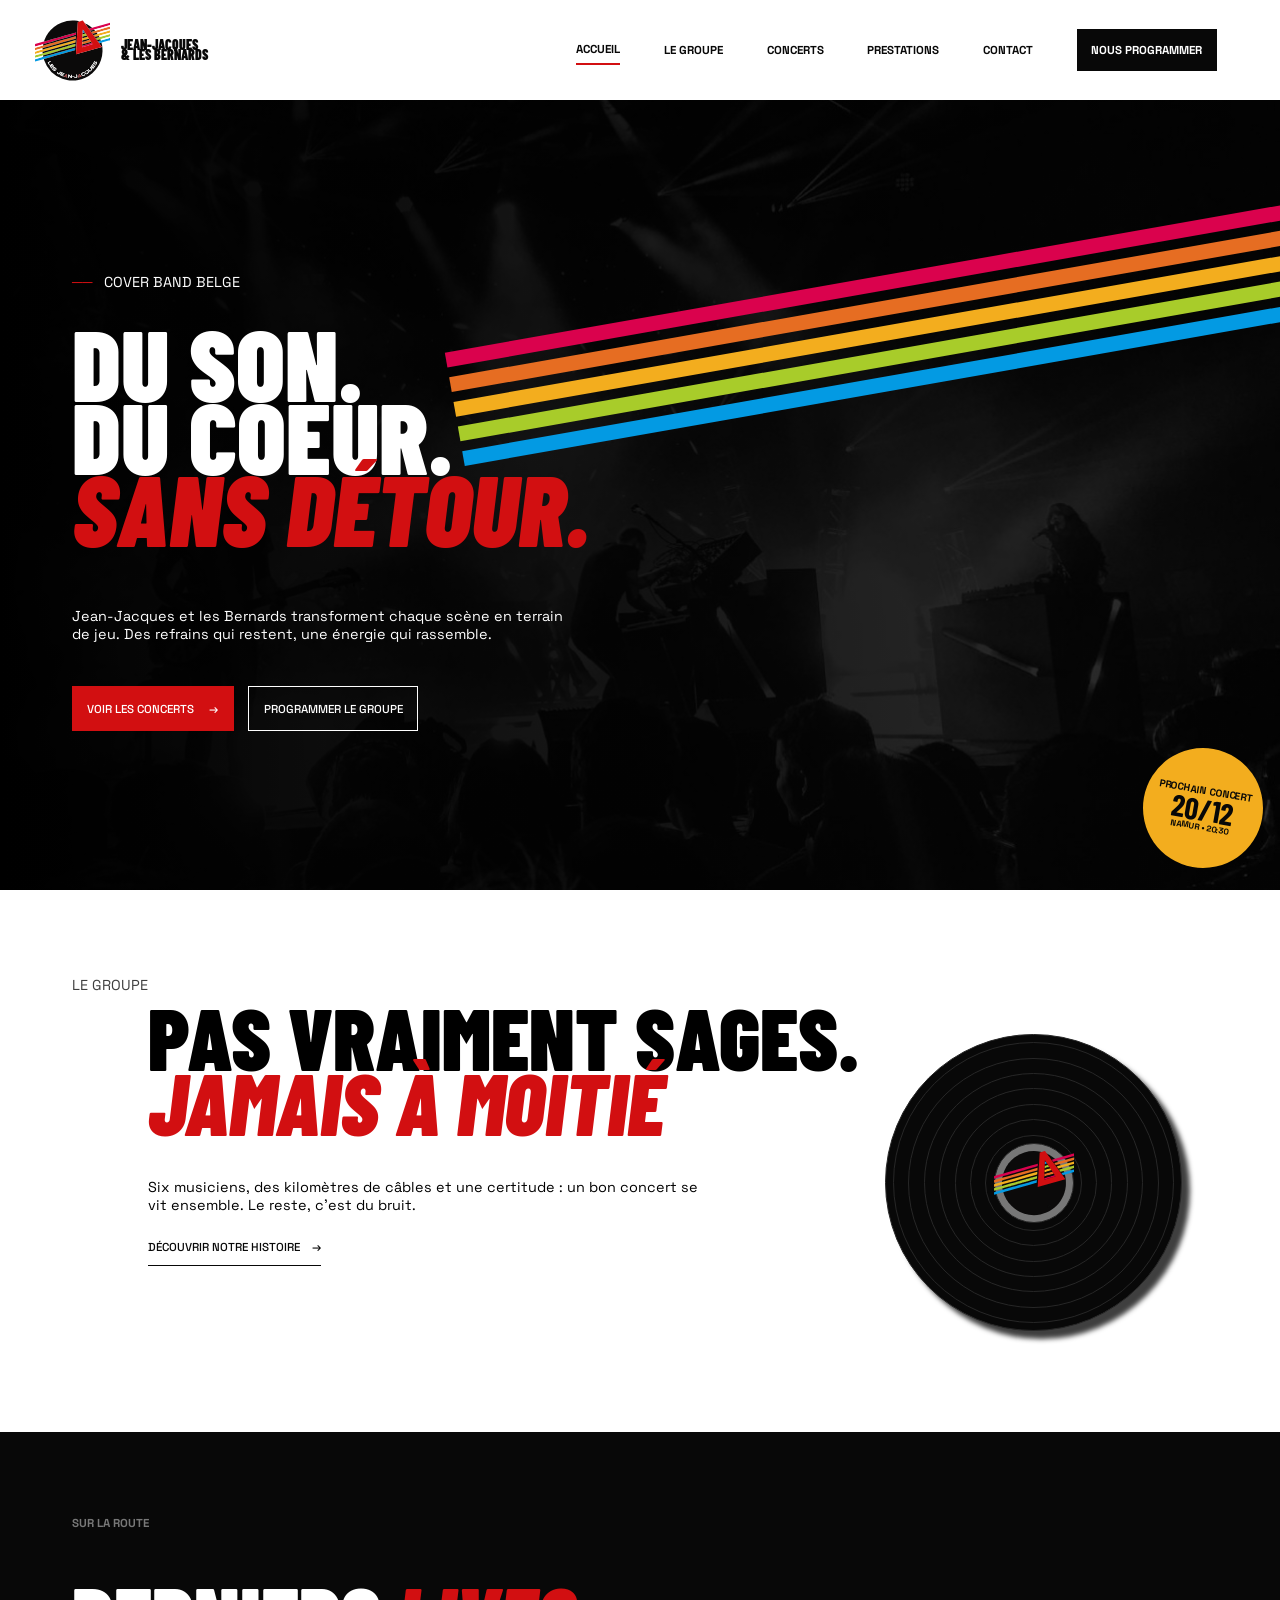
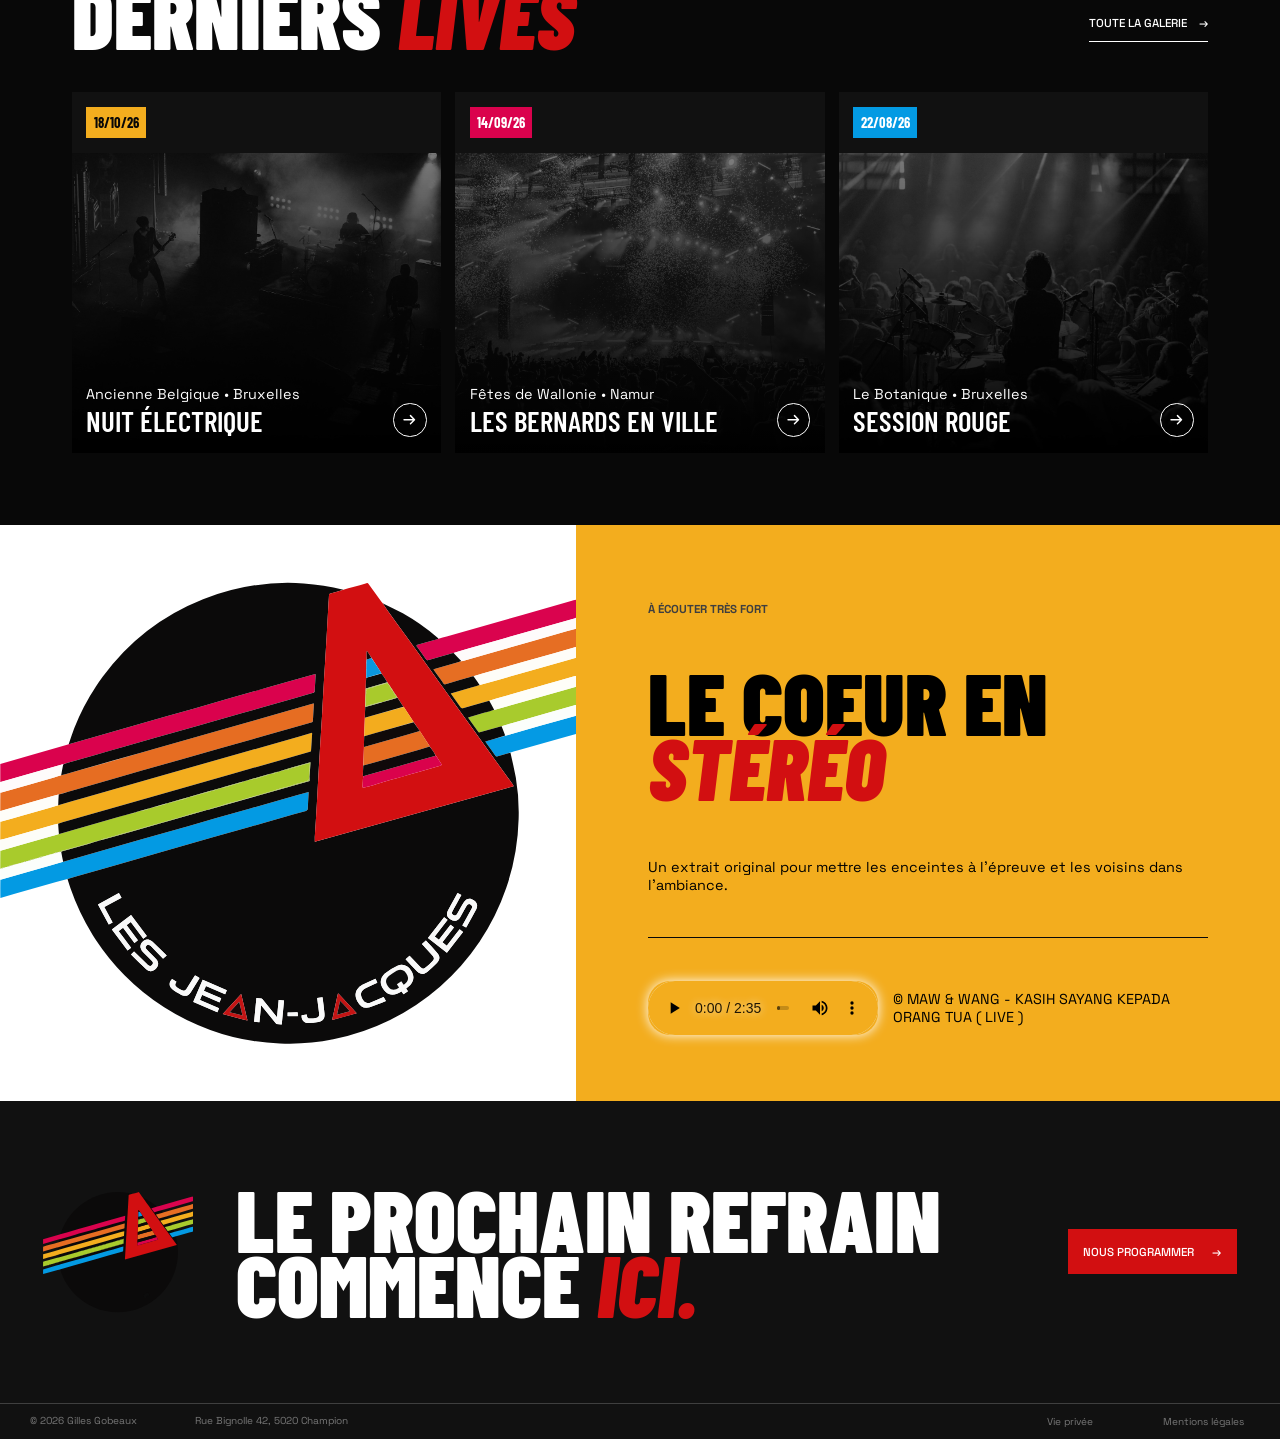
<file: index.html>
<!DOCTYPE html>
<html lang="fr">
<head>
    <meta charset="UTF-8">
    <meta name="viewport" content="width=device-width, initial-scale=1.0">
    <link rel="apple-touch-icon" sizes="180x180" href="favicons/apple-touch-icon.png">
    <link rel="icon" type="image/png" sizes="32x32" href="favicons/favicon-32x32.png">
    <link rel="icon" type="image/png" sizes="16x16" href="favicons/favicon-16x16.png">
    <link rel="manifest" href="favicons/site.webmanifest">
    <link rel="stylesheet" href="style.css">
    <title>Jean-Jacques & les Bernards - Accueil</title>
</head>
<body>
    <header>
        <a href="index.html">
            <div id="logo-title">
                <img src="images/logo.svg" alt="logo de JEAN-JACQUES & LES BERNARDS" id="header-logo">
            <h2>JEAN-JACQUES <br> 
                & LES BERNARDS</h2>
            </div>
        </a>

            <input type="checkbox" id="menu-toggle">
            <label for="menu-toggle" id="burger" ></label>

            <nav>
                <ul>
                    <li id="this-page"><a href="index.html">Accueil</a></li>
                    <li><a href="about.html">Le groupe</a></li>
                    <li><a href="gallery.html">Concerts</a></li>
                    <li><a href="services.html">Prestations</a></li>
                    <li><a href="contact.html">Contact</a></li>
                    <li id="book-us"><a href="contact.html">Nous programmer</a></li>
                </ul>
            </nav>    
    </header>

    <main>
        <section id="title-section-main">
            <div id="title-container">
                <p class="kicker">Cover band Belge</p>
                <h1>
                    Du son. <br>
                    Du coeur. <br>
                    <em>Sans Détour.</em> <br>
                </h1>

                <div class="color-lines">
                    <div class="line" id="pink"></div>
                    <div class="line" id="orange"></div>
                    <div class="line" id="yellow"></div>
                    <div class="line" id="green"></div>
                    <div class="line" id="blue"></div>
                </div>

                <p id="subtitle">Jean-Jacques et les Bernards transforment chaque scène en terrain de jeu. Des refrains qui restent, une énergie qui rassemble.</p>
                
                <div id="buttons">
                    <a class="red-button" href="gallery.html">
                        Voir les concerts &nbsp;&nbsp;&nbsp;&nbsp;&rarr;
                    </a>
                    <a class="transparent-button" href="contact.html">
                        Programmer le groupe
                    </a>
                </div>
            </div>

            <div id="concert-sticker">
                <span>Prochain concert</span>

                <strong>20/12</strong>

                <small>Namur &bull; 20:30</small>
            </div>
        </section>        

        <section id="introduction">
            <p class="kicker">Le groupe</p>

            <div id="text-block">
                <h2>
                    Pas vraiment sages. <br>
                    <em>Jamais à moitié</em>
                </h2>
                <p>
                    Six musiciens, des kilomètres de câbles et une certitude : un bon concert se vit ensemble. Le reste, c'est du bruit.
                </p>
                <a class="transparent-on-white-button" href="about.html">Découvrir notre histoire &nbsp;&nbsp;&nbsp;&rarr;</a>
            </div>

            <div id="vinyl-container">
                <div id="vinyl">
                    <div class="vinyl-circle" id="c1">
                        <div class="vinyl-circle" id="c2">
                            <div class="vinyl-circle" id="c3">
                                <div class="vinyl-circle" id="c4">
                                    <div class="vinyl-circle" id="c5">
                                        <div class="vinyl-circle" id="c6">
                                            <div class="vinyl-circle" id="c7">
                                                <div class="vinyl-circle" id="c8">
                                                    <div class="vinyl-circle" id="vinyl-center">
                                                        <img src="images/logo-epurated-transparent.svg" alt="">
                                                    </div>
                                                </div>
                                            </div>
                                        </div>
                                    </div>
                                </div>
                            </div>
                        </div>
                    </div>
                </div>
            </div>
        </section>

        <section id="gallery">
            <h3>Sur la route</h3>

            <div id="gallery-header">
                <h2>Derniers <em>lives</em></h2>
                <div class="button-container">
                    <a class="transparent-on-black-button" href="gallery.html">
                        Toute la galerie &nbsp;&nbsp;&nbsp;&rarr;
                    </a>
                </div>
            </div>

            <!-- (div#concert$>div.concert-date+div.concert-content>div.concert-place+div.concert-title>div.concert-text+div.concert-arrow)*3 
             noté en commentaire parce qu'il est beau celui-là -->
            <div id="concerts">
                <div id="concert1">
                    <div class="concert-date">18/10/26</div>
                    <div class="concert-content">
                        <div class="concert-place">Ancienne Belgique &bull; Bruxelles</div>
                        <div class="concert-title">
                            <div class="concert-text">Nuit électrique</div>
                            <button class="concert-arrow" popovertarget="pot-concert-1" popovertargetaction="toggle">
                                <svg class="icon" viewBox="0 0 24 24" fill="none" stroke="currentColor" stroke-width="1.8" stroke-linecap="round" stroke-linejoin="round" aria-hidden="true">
                                    <path d="M5 12h13m-5-5 5 5-5 5"></path>
                                </svg>
                            </button>
                        </div>
                    </div>
                </div>
                 <div id="pot-concert-1" popover="">
                    <div class="pot-concert-first-half"><button class="pot-close-button" popovertarget="pot-concert-1" popovertargetaction="hide">X</button></div>
                
                    <div class="pot-second-half">
                        <h3>18/10/26</h3>
                        <h2>Nuit électrique</h2>
                        <p>Ancienne Belgique &bull; Bruxelles<br></p>
                        <p>Une salle pleine, des refrains repris au premier rang et un rappel qui s'est prolongé bien après l'heure prévue.</p>
                
                        <a class="red-button" href="/contact.html">Programmer le groupe &rarr;</a>
                    </div>
                 </div>
                 <div id="concert2">
                    <div class="concert-date">14/09/26</div>
                    <div class="concert-content">
                        <div class="concert-place">Fêtes de Wallonie &bull; Namur</div>
                        <div class="concert-title">
                            <div class="concert-text">Les Bernards en ville</div>
                            <button class="concert-arrow" popovertarget="pot-concert-2" popovertargetaction="toggle">
                                <svg class="icon" viewBox="0 0 24 24" fill="none" stroke="currentColor" stroke-width="1.8" stroke-linecap="round" stroke-linejoin="round" aria-hidden="true">
                                    <path d="M5 12h13m-5-5 5 5-5 5"></path>
                                </svg>
                            </button>
                        </div>
                    </div>
                 </div>
                 <div id="pot-concert-2" popover="">
                    <div class="pot-concert-first-half"><button class="pot-close-button" popovertarget="pot-concert-2" popovertargetaction="hide">X</button></div>
                
                    <div class="pot-second-half">
                        <h3>14/09/26</h3>
                        <h2>Les Bernards en ville</h2>
                        <p>Fêtes de Wallonie &bull; Namur<br></p>
                        <p>Une salle pleine, des refrains repris au premier rang et un rappel qui s'est prolongé bien après l'heure prévue.</p>
                
                        <a class="red-button" href="/contact.html">Programmer le groupe &rarr;</a>
                    </div>
                 </div>
                 <div id="concert3">
                    <div class="concert-date">22/08/26</div>
                    <div class="concert-content">
                        <div class="concert-place">Le Botanique &bull; Bruxelles</div>
                        <div class="concert-title">
                            <div class="concert-text">Session rouge</div>
                            <button class="concert-arrow" popovertarget="pot-concert-3" popovertargetaction="toggle">
                                <svg class="icon" viewBox="0 0 24 24" fill="none" stroke="currentColor" stroke-width="1.8" stroke-linecap="round" stroke-linejoin="round" aria-hidden="true">
                                    <path d="M5 12h13m-5-5 5 5-5 5"></path>
                                </svg>
                            </button>
                        </div>
                    </div>
                 </div>
                 <div id="pot-concert-3" popover="">
                    <div class="pot-concert-first-half">
                        <button class="pot-close-button" popovertarget="pot-concert-3" popovertargetaction="hide">X</button>
                    </div>
                
                    <div class="pot-second-half">
                        <h3>22/08/26</h3>
                        <h2>Les Bernards en ville</h2>
                        <p>Le Botanique &bull; Bruxelles</p>
                        <p>Une salle pleine, des refrains repris au premier rang et un rappel qui s'est prolongé bien après l'heure prévue.</p>
                
                        <a class="red-button" href="/contact.html">Programmer le groupe &rarr;</a>
                    </div>
                 </div>
            </div>
        </section>

        <section id="audio-sample">
            <div id="sample-logo">
                <img src="images/logo.svg" alt="Logo de Jean-Jacques & Les Bernards">
            </div>

            <div id="sample-content">
                <h3>À écouter très fort</h3>

                <h2>Le coeur en <em>stéréo</em></h2>

                <p>Un extrait original pour mettre les enceintes à l'épreuve et les voisins dans l'ambiance.</p>
                
                <div id="player"><audio controls src="mawang.mp3"></audio> &copy; MAW & WANG - KASIH SAYANG KEPADA ORANG TUA ( LIVE )</div>
            </div>
        </section>
    </main>

    <footer>
        <div id="footer-contact">
            <img src="images/logo-epurated-transparent.svg" alt="Logo de Jean-Jacques & Les Bernards" id="footer-logo">

            <h2>
                Le prochain refrain<br>
                Commence <em>ici.</em>
            </h2>

            <a href="contact.html" class="red-button">Nous programmer &nbsp;&nbsp;&nbsp;&nbsp; &rarr;</a>
        </div>

        <div id="legal-mentions">
            <ul>
                <li>&copy; 2026 Gilles Gobeaux</li>
                <li>Rue Bignolle 42, 5020 Champion</li>
            </ul>
            <ul id="links">
                <li>
                    <button popovertarget="pot-privacy" popovertargetaction="toggle">
                        Vie privée
                    </button>
                </li>
                <li>
                    <button popovertarget="pot-legal-mentions" popovertargetaction="toggle">
                        Mentions légales
                    </button>
                </li>
            </ul>
        </div>

        <div id="pot-privacy" class="pot-legal" popover="">
            <div class="test"><button class="pot-close-button" popovertarget="pot-privacy" popovertargetaction="hide">X</button></div>
            
            <div class="pot-second-half">
                <h3>Dernière mise à jour : 20/11/26</h3>
                
                <h2>Vie privée</h2>
                
                <h3>Responsable du traitement</h3>

                <p>
                    Gilles Gobeaux, pour le groupe Jean-Jacques & les Bernards <br> 
                Rue Monplaisir 13, 7972 Ellignies Ste Anne – Gilles.Gobeaux@gmail.com – +32493578917
                </p>

                <h3>Données collectées</h3>

                <p>
                    Via le formulaire de contact : nom, adresse e-mail, numéro de téléphone (facultatif), type d'évènement et contenu du message. <br>
                    Via un e-mail ou un appel direct : les données que vous choisissez de nous transmettre.
                </p>

                <h3>Finalité</h3>

                <p>
                    Ces données servent uniquement à répondre à votre demande et, le cas échéant, à préparer une offre et organiser la prestation. Elles ne sont jamais vendues, louées ni utilisées à des fins publicitaires.
                </p>

                <h3>Base légale</h3>

                <p>
                    Le traitement est nécessaire à l'exécution de mesures précontractuelles prises à votre demande (article 6.1.b du RGPD). Si une prestation est conclue, certaines données sont conservées pour respecter nos obligations comptables et fiscales (article 6.1.c).
                </p>

                <h3>Destinataires</h3>

                <p>
                    Les membres du groupe chargés du booking, ainsi que nos prestataires techniques : Guyteub pages et Formspree (parce que pourquoi pas ?). <br>
                    Ces prestataires agissent uniquement sur nos instructions.
                </p>

                <h3>Durée de conservation</h3>

                <p>
                    Sans suite donnée à votre demande : 6 mois après notre dernier échange. <br>
                    Si une prestation est conclue : pendant la durée imposée par la législation comptable et fiscale pour les documents liés à la facturation.
                </p>

                <h3>Vos droits</h3>

                <p>
                    Vous pouvez demander l'accès à vos données, leur rectification, leur effacement, la limitation du traitement, vous y opposer ou demander leur portabilité, en écrivant à <a href="mailto:RogerJacule@gmail.com">RogerJacule@gmail.com</a>. Nous répondons dans un délai d'un mois (ou pas). <br>
                    Vous pouvez également introduire une plainte auprès de l'Autorité de protection des données : <a href="http://www.autoriteprotectiondonnees.be">www.autoriteprotectiondonnees.be</a>.
                </p>

                <h3>Cookies</h3>

                <p>
                    Ce site n'utilise aucun cookie de suivi, de statistiques ou de publicité.
                </p>
            </div>
        </div>
        <div id="pot-legal-mentions" class="pot-legal" popover="">
            <div class="test"><button class="pot-close-button" popovertarget="pot-legal-mentions" popovertargetaction="hide">X</button></div>
            
            <div class="pot-second-half">
                <h3>Dernière mise à jour : 20/11/26</h3>
                
                <h2>Mentions légales</h2>

                <h3>Éditeur du site</h3>

                <p>
                    Gilles Gobeaux, pour le groupe Jean-Jacques & les Bernards (association de fait) <br>
                    Rue Monplaisir 13, 7972 Ellignies Ste Anne <br>
                    E-mail : Gilles.Gobeaux@gmail.com – Téléphone : +32493578917
                </p>

                <h3>Responsable de la publication</h3>

                <p>Gilles Gobeaux</p>

                <h3>Hébergement</h3>
                
                <p>Guyteub Pages</p>

                <h3>Réalisation</h3>
                
                <p>Conception et développement : Gilles Gobeaux</p>

                <h3>Propriété intellectuelle</h3>

                <p>
                    Les textes, photographies, logos et éléments graphiques de ce site appartiennent au groupe Jean-Jacques & les Bernards ou à Figma. Toute reproduction sans autorisation préalable est interdite. <br>
                    Les morceaux interprétés sont des reprises : les droits sur les œuvres originales appartiennent à leurs auteurs, compositeurs et éditeurs.
                </p>

                <h3>Responsabilité</h3>

                <p>
                    Les informations de ce site (dates, formules, contenu des prestations) sont données à titre indicatif et peuvent être modifiées. Les liens vers des sites externes n'engagent pas la responsabilité de l'éditeur.
                </p>

                <h3>Droit applicable</h3>

                <p>
                    Ce site est soumis au droit belge.
                </p>
            </div>
        </div>
    </footer>
</body>
</html>
</file>
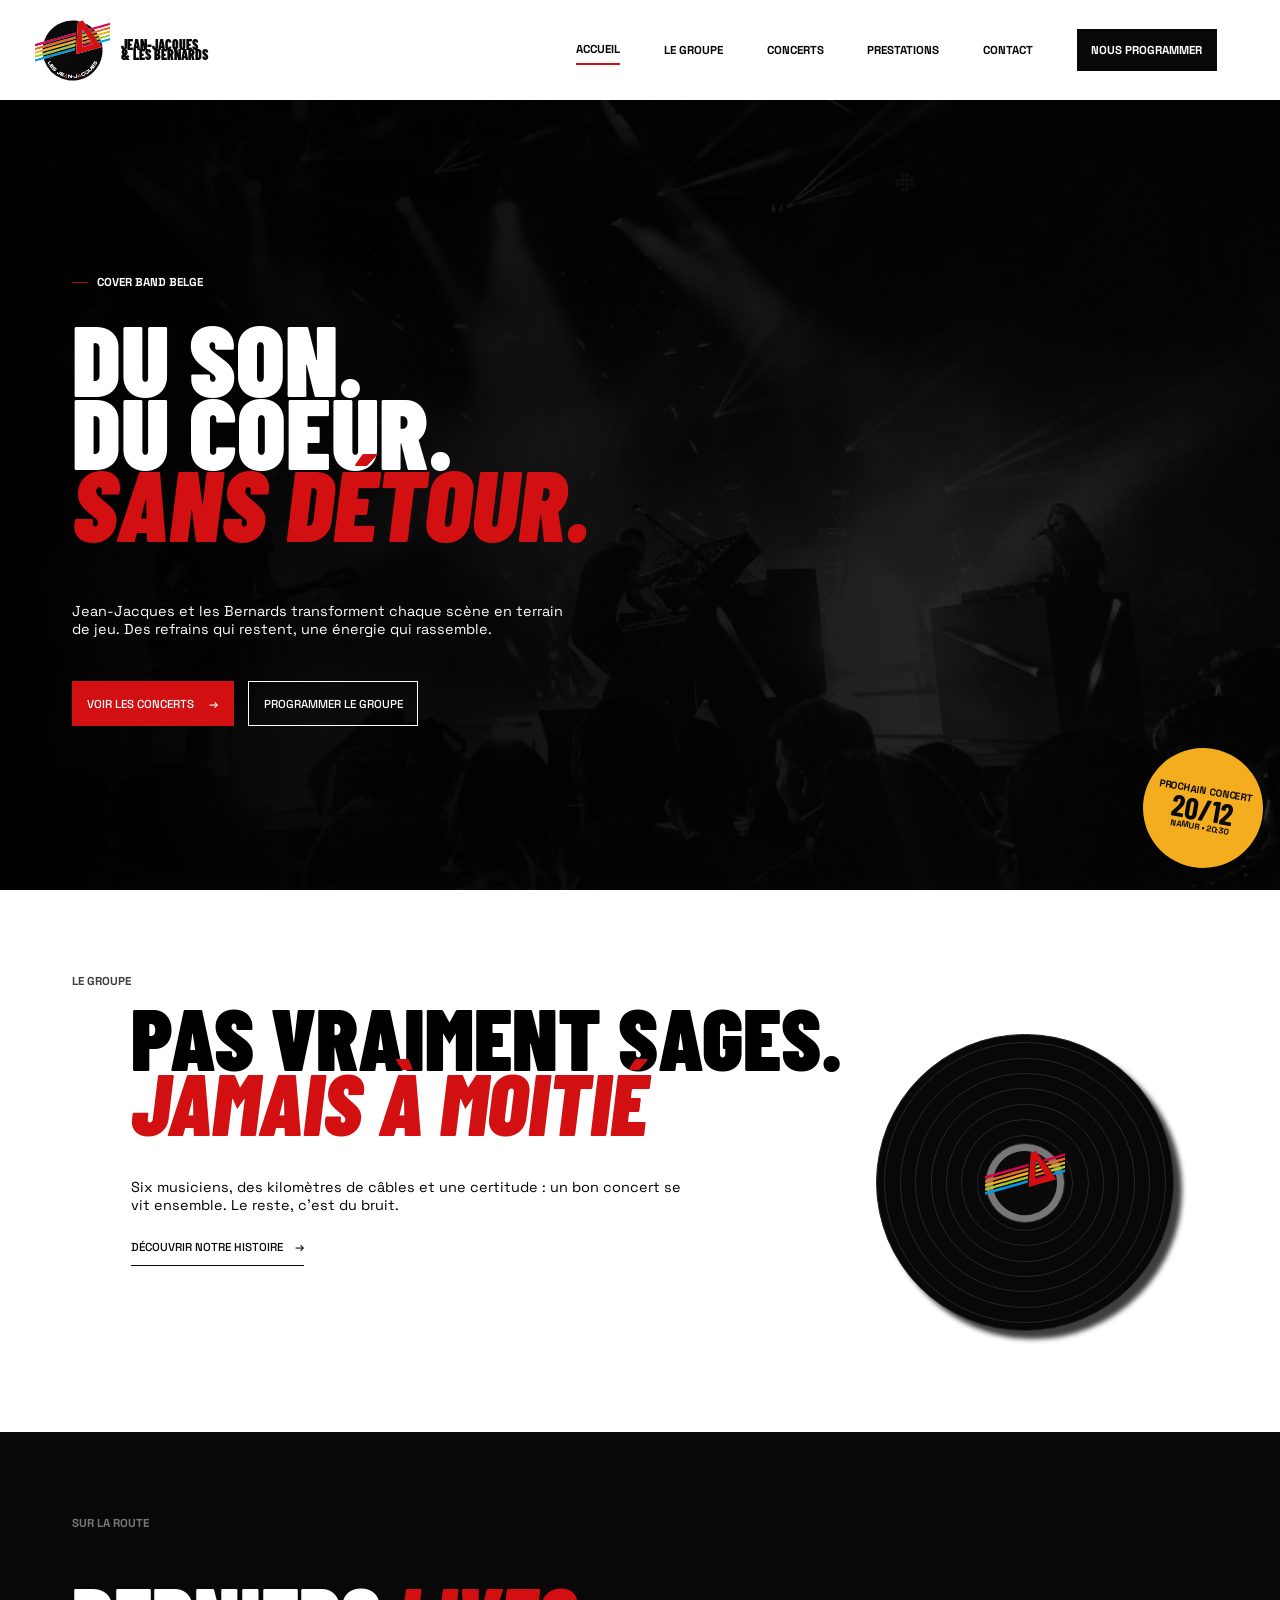
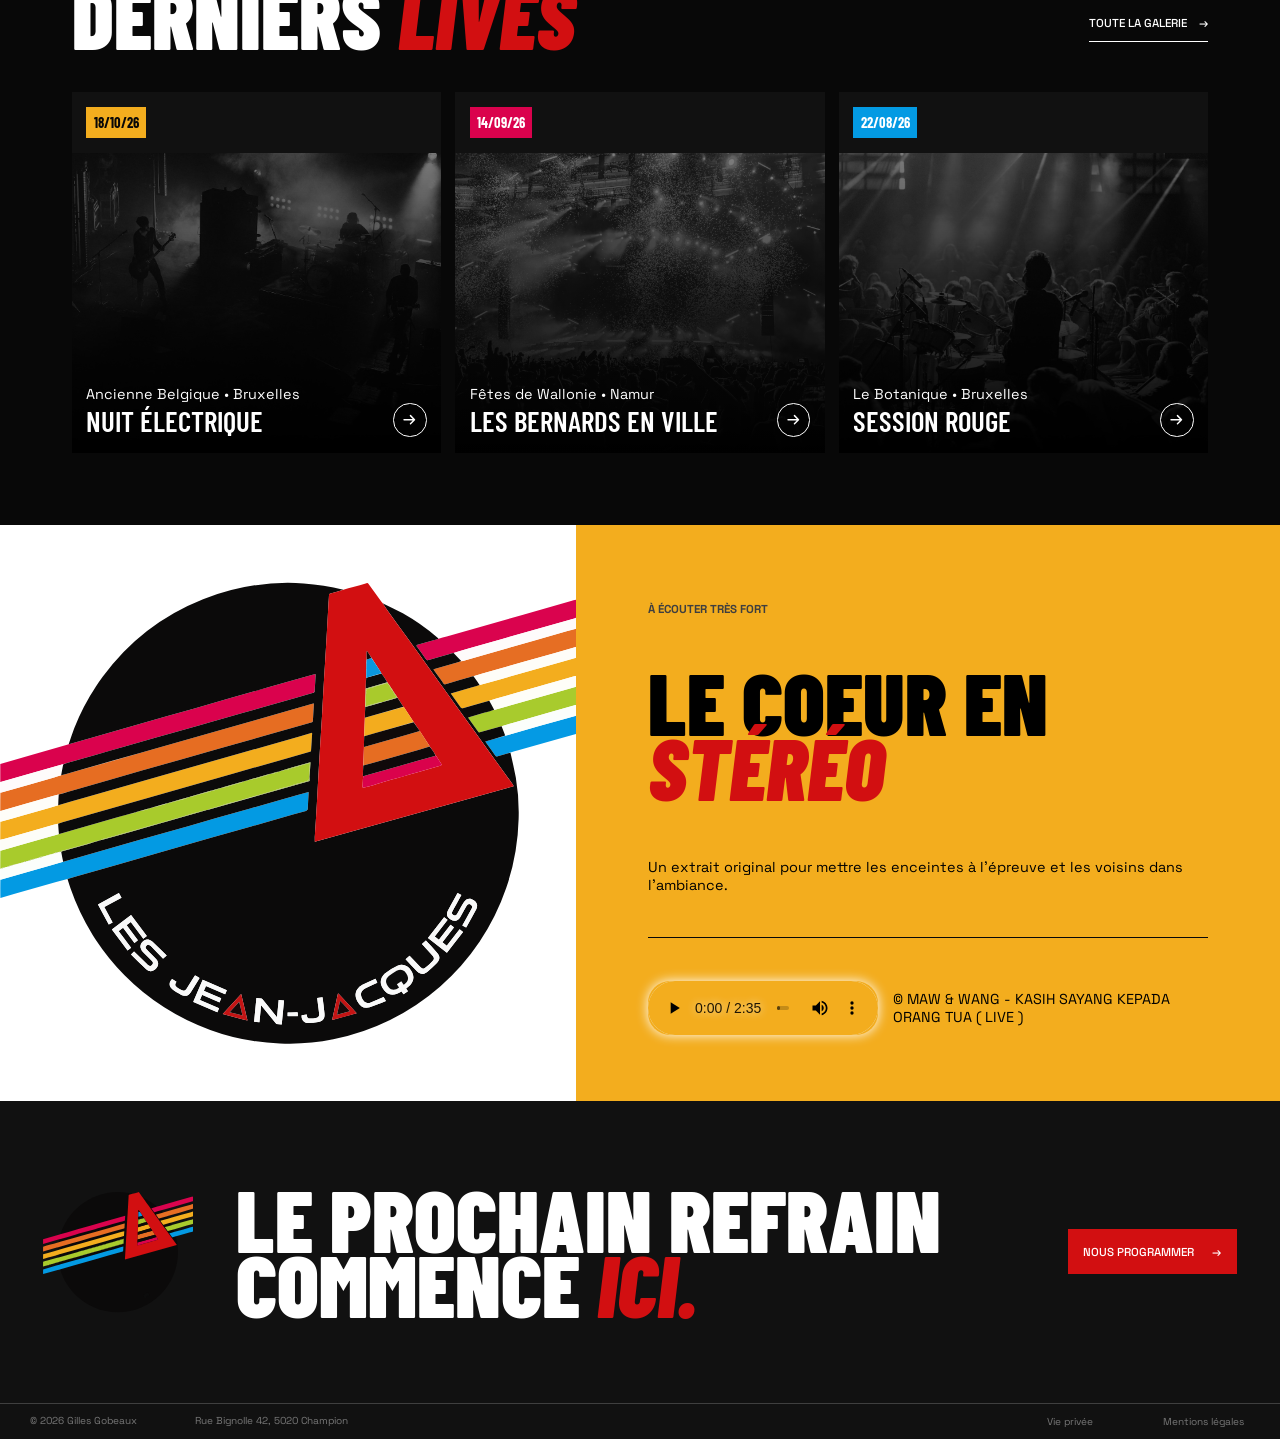
<file: public/index.html>
<!DOCTYPE html>
<html lang="fr">
<head>
    <meta charset="UTF-8">
    <meta name="viewport" content="width=device-width, initial-scale=1.0">
    <link rel="apple-touch-icon" sizes="180x180" href="favicons/apple-touch-icon.png">
    <link rel="icon" type="image/png" sizes="32x32" href="favicons/favicon-32x32.png">
    <link rel="icon" type="image/png" sizes="16x16" href="favicons/favicon-16x16.png">
    <link rel="manifest" href="favicons/site.webmanifest">
    <link rel="stylesheet" href="style.css">
    <title>Jean-Jacques & les Bernards - Accueil</title>
</head>
<body>
    <header>
        <a href="index.html">
            <div id="logo-title">
                <img src="images/logo.svg" alt="logo de JEAN-JACQUES & LES BERNARDS" id="header-logo">
            <h2>JEAN-JACQUES <br> 
                & LES BERNARDS</h2>
            </div>
        </a>

            <input type="checkbox" id="menu-toggle">
            <label for="menu-toggle" id="burger" aria-label="Menu"></label>

            <nav>
                <ul>
                    <li id="this-page"><a href="index.html">Accueil</a></li>
                    <li><a href="about.html">Le groupe</a></li>
                    <li><a href="gallery.html">Concerts</a></li>
                    <li><a href="services.html">Prestations</a></li>
                    <li><a href="contact.html">Contact</a></li>
                    <li id="book-us"><a href="contact.html">Nous programmer</a></li>
                </ul>
            </nav>    
    </header>

    <main>
        <section id="title-section-main">
            <div id="title-container">
                <h3>Cover band Belge</h3>
                <h1>
                    Du son. <br>
                    Du coeur. <br>
                    <em>Sans Détour.</em> <br>
                </h1>
                <p id="subtitle">Jean-Jacques et les Bernards transforment chaque scène en terrain de jeu. Des refrains qui restent, une énergie qui rassemble.</p>
                
                <div id="buttons">
                    <a class="red-button" href="gallery.html">
                        Voir les concerts &nbsp;&nbsp;&nbsp;&nbsp;&rarr;
                    </a>
                    <a class="transparent-button" href="contact.html">
                        Programmer le groupe
                    </a>
                </div>
            </div>

            <div id="concert-sticker">
                <span>Prochain concert</span>

                <strong>20/12</strong>

                <small>Namur &bull; 20:30</small>
            </div>
        </section>        

        <section id="introduction">
            <h3>Le groupe</h3>

            <div id="text-block">
                <h2>
                    Pas vraiment sages. <br>
                    <em>Jamais à moitié</em>
                </h2>
                <p>
                    Six musiciens, des kilomètres de câbles et une certitude : un bon concert se vit ensemble. Le reste, c'est du bruit.
                </p>
                <a class="transparent-on-white-button" href="about.html">Découvrir notre histoire &nbsp;&nbsp;&nbsp;&rarr;</a>
            </div>

            <div id="vinyl-container">
                <div id="vinyl">
                    <div class="vinyl-circle" id="c1">
                        <div class="vinyl-circle" id="c2">
                            <div class="vinyl-circle" id="c3">
                                <div class="vinyl-circle" id="c4">
                                    <div class="vinyl-circle" id="c5">
                                        <div class="vinyl-circle" id="c6">
                                            <div class="vinyl-circle" id="c7">
                                                <div class="vinyl-circle" id="c8">
                                                    <div class="vinyl-circle" id="vinyl-center">
                                                        <img src="images/logo-epurated-transparent.svg" alt="" srcset="">
                                                    </div>
                                                </div>
                                            </div>
                                        </div>
                                    </div>
                                </div>
                            </div>
                        </div>
                    </div>
                </div>
            </div>
        </section>

        <section id="gallery">
            <h3>Sur la route</h3>

            <div id="gallery-header">
                <h2>Derniers <em>lives</em></h2>
                <div class="button-container">
                    <a class="transparent-on-black-button" href="gallery.html">
                        Toute la galerie &nbsp;&nbsp;&nbsp;&rarr;
                    </a>
                </div>
            </div>

            <!-- (div#concert$>div.concert-date+div.concert-content>div.concert-place+div.concert-title>div.concert-text+div.concert-arrow)*3 
             noté en commentaire parce qu'il est beau celui-là -->
            <div id="concerts">
                <div id="concert1">
                    <div class="concert-date">18/10/26</div>
                    <div class="concert-content">
                        <div class="concert-place">Ancienne Belgique &bull; Bruxelles</div>
                        <div class="concert-title">
                            <div class="concert-text">Nuit électrique</div>
                            <button class="concert-arrow" popovertarget="pot-concert-1" popovertargetaction="toggle">
                                <svg class="icon" viewBox="0 0 24 24" fill="none" stroke="currentColor" stroke-width="1.8" stroke-linecap="round" stroke-linejoin="round" aria-hidden="true">
                                    <path d="M5 12h13m-5-5 5 5-5 5"></path>
                                </svg>
                            </button>
                        </div>
                    </div>
                </div>
                 <div id="pot-concert-1" popover="">
                    <div class="pot-concert-first-half"><button class="pot-close-button" popovertarget="pot-concert-1" popovertargetaction="hide">X</button></div>
                
                    <div class="pot-second-half">
                        <h3>18/10/26</h3>
                        <h2>Nuit électrique</h2>
                        <p>Ancienne Belgique &bull; Bruxelles<br></p>
                        <p>Une salle pleine, des refrains repris au premier rang et un rappel qui s'est prolongé bien après l'heure prévue.</p>
                
                        <a class="red-button" href="/contact.html">Programmer le groupe &rarr;</a>
                    </div>
                 </div>
                 <div id="concert2">
                    <div class="concert-date">14/09/26</div>
                    <div class="concert-content">
                        <div class="concert-place">Fêtes de Wallonie &bull; Namur</div>
                        <div class="concert-title">
                            <div class="concert-text">Les Bernards en ville</div>
                            <button class="concert-arrow" popovertarget="pot-concert-2" popovertargetaction="toggle">
                                <svg class="icon" viewBox="0 0 24 24" fill="none" stroke="currentColor" stroke-width="1.8" stroke-linecap="round" stroke-linejoin="round" aria-hidden="true">
                                    <path d="M5 12h13m-5-5 5 5-5 5"></path>
                                </svg>
                            </button>
                        </div>
                    </div>
                 </div>
                 <div id="pot-concert-2" popover="">
                    <div class="pot-concert-first-half"><button class="pot-close-button" popovertarget="pot-concert-2" popovertargetaction="hide">X</button></div>
                
                    <div class="pot-second-half">
                        <h3>14/09/26</h3>
                        <h2>Les Bernards en ville</h2>
                        <p>Fêtes de Wallonie &bull; Namur<br></p>
                        <p>Une salle pleine, des refrains repris au premier rang et un rappel qui s'est prolongé bien après l'heure prévue.</p>
                
                        <a class="red-button" href="/contact.html">Programmer le groupe &rarr;</a>
                    </div>
                 </div>
                 <div id="concert3">
                    <div class="concert-date">22/08/26</div>
                    <div class="concert-content">
                        <div class="concert-place">Le Botanique &bull; Bruxelles</div>
                        <div class="concert-title">
                            <div class="concert-text">Session rouge</div>
                            <button class="concert-arrow" popovertarget="pot-concert-3" popovertargetaction="toggle">
                                <svg class="icon" viewBox="0 0 24 24" fill="none" stroke="currentColor" stroke-width="1.8" stroke-linecap="round" stroke-linejoin="round" aria-hidden="true">
                                    <path d="M5 12h13m-5-5 5 5-5 5"></path>
                                </svg>
                            </button>
                        </div>
                    </div>
                 </div>
                 <div id="pot-concert-3" popover="">
                    <div class="pot-concert-first-half">
                        <button class="pot-close-button" popovertarget="pot-concert-3" popovertargetaction="hide">X</button>
                    </div>
                
                    <div class="pot-second-half">
                        <h3>22/08/26</h3>
                        <h2>Les Bernards en ville</h2>
                        <p>Le Botanique &bull; Bruxelles</p>
                        <p>Une salle pleine, des refrains repris au premier rang et un rappel qui s'est prolongé bien après l'heure prévue.</p>
                
                        <a class="red-button" href="/contact.html">Programmer le groupe &rarr;</a>
                    </div>
                 </div>
            </div>
        </section>

        <section id="audio-sample">
            <div id="sample-logo">
                <img src="images/logo.svg" alt="Logo de Jean-Jacques & Les Bernards">
            </div>

            <div id="sample-content">
                <h3>À écouter très fort</h3>

                <h2>Le coeur en <em>stéréo</em></h2>

                <p>Un extrait original pour mettre les enceintes à l'épreuve et les voisins dans l'ambiance.</p>
                
                <div id="player"><audio controls src="mawang.mp3"></audio> &copy; MAW & WANG - KASIH SAYANG KEPADA ORANG TUA ( LIVE )</div>
            </div>
        </section>
    </main>

    <footer>
        <div id="footer-contact">
            <img src="images/logo-epurated-transparent.svg" alt="Logo de Jean-Jacques & Les Bernards" id="footer-logo">

            <h2>
                Le prochain refrain<br>
                Commence <em>ici.</em>
            </h2>

            <a href="contact.html" class="red-button">Nous programmer &nbsp;&nbsp;&nbsp;&nbsp; &rarr;</a>
        </div>

        <div id="legal-mentions">
            <ul>
                <li>&copy; 2026 Gilles Gobeaux</li>
                <li>Rue Bignolle 42, 5020 Champion</li>
            </ul>
            <ul id="links">
                <li>
                    <button popovertarget="pot-privacy" popovertargetaction="toggle">
                        Vie privée
                    </button>
                </li>
                <li>
                    <button popovertarget="pot-legal-mentions" popovertargetaction="toggle">
                        Mentions légales
                    </button>
                </li>
            </ul>
        </div>

        <div id="pot-privacy" class="pot-legal" popover="">
            <div class="test"><button class="pot-close-button" popovertarget="pot-privacy" popovertargetaction="hide">X</button></div>
            
            <div class="pot-second-half">
                <h3>Dernière mise à jour : 20/11/26</h3>
                
                <h2>Vie privée</h2>
                
                <h3>Responsable du traitement</h3>

                <p>
                    Gilles Gobeaux, pour le groupe Jean-Jacques & les Bernards <br> 
                Rue Monplaisir 13, 7972 Ellignies Ste Anne – Gilles.Gobeaux@gmail.com – +32493578917
                </p>

                <h3>Données collectées</h3>

                <p>
                    Via le formulaire de contact : nom, adresse e-mail, numéro de téléphone (facultatif), type d'évènement et contenu du message. <br>
                    Via un e-mail ou un appel direct : les données que vous choisissez de nous transmettre.
                </p>

                <h3>Finalité</h3>

                <p>
                    Ces données servent uniquement à répondre à votre demande et, le cas échéant, à préparer une offre et organiser la prestation. Elles ne sont jamais vendues, louées ni utilisées à des fins publicitaires.
                </p>

                <h3>Base légale</h3>

                <p>
                    Le traitement est nécessaire à l'exécution de mesures précontractuelles prises à votre demande (article 6.1.b du RGPD). Si une prestation est conclue, certaines données sont conservées pour respecter nos obligations comptables et fiscales (article 6.1.c).
                </p>

                <h3>Destinataires</h3>

                <p>
                    Les membres du groupe chargés du booking, ainsi que nos prestataires techniques : Guyteub pages et Formspree (parce que pourquoi pas ?). <br>
                    Ces prestataires agissent uniquement sur nos instructions.
                </p>

                <h3>Durée de conservation</h3>

                <p>
                    Sans suite donnée à votre demande : 6 mois après notre dernier échange. <br>
                    Si une prestation est conclue : pendant la durée imposée par la législation comptable et fiscale pour les documents liés à la facturation.
                </p>

                <h3>Vos droits</h3>

                <p>
                    Vous pouvez demander l'accès à vos données, leur rectification, leur effacement, la limitation du traitement, vous y opposer ou demander leur portabilité, en écrivant à <a href="mailto:RogerJacule@gmail.com">RogerJacule@gmail.com</a>. Nous répondons dans un délai d'un mois (ou pas). <br>
                    Vous pouvez également introduire une plainte auprès de l'Autorité de protection des données : <a href="http://www.autoriteprotectiondonnees.be">www.autoriteprotectiondonnees.be</a>.
                </p>

                <h3>Cookies</h3>

                <p>
                    Ce site n'utilise aucun cookie de suivi, de statistiques ou de publicité.
                </p>
            </div>
        </div>
        <div id="pot-legal-mentions" class="pot-legal" popover="">
            <div class="test"><button class="pot-close-button" popovertarget="pot-legal-mentions" popovertargetaction="hide">X</button></div>
            
            <div class="pot-second-half">
                <h3>Dernière mise à jour : 20/11/26</h3>
                
                <h2>Mentions légales</h2>

                <h3>Éditeur du site</h3>

                <p>
                    Gilles Gobeaux, pour le groupe Jean-Jacques & les Bernards (association de fait) <br>
                    Rue Monplaisir 13, 7972 Ellignies Ste Anne <br>
                    E-mail : Gilles.Gobeaux@gmail.com – Téléphone : +32493578917
                </p>

                <h3>Responsable de la publication</h3>

                <p>Gilles Gobeaux</p>

                <h3>Hébergement</h3>
                
                <p>Guyteub Pages</p>

                <h3>Réalisation</h3>
                
                <p>Conception et développement : Gilles Gobeaux</p>

                <h3>Propriété intellectuelle</h3>

                <p>
                    Les textes, photographies, logos et éléments graphiques de ce site appartiennent au groupe Jean-Jacques & les Bernards ou à Figma. Toute reproduction sans autorisation préalable est interdite. <br>
                    Les morceaux interprétés sont des reprises : les droits sur les œuvres originales appartiennent à leurs auteurs, compositeurs et éditeurs.
                </p>

                <h3>Responsabilité</h3>

                <p>
                    Les informations de ce site (dates, formules, contenu des prestations) sont données à titre indicatif et peuvent être modifiées. Les liens vers des sites externes n'engagent pas la responsabilité de l'éditeur.
                </p>

                <h3>Droit applicable</h3>

                <p>
                    Ce site est soumis au droit belge.
                </p>
            </div>
        </div>
    </footer>
</body>
</html>
</file>
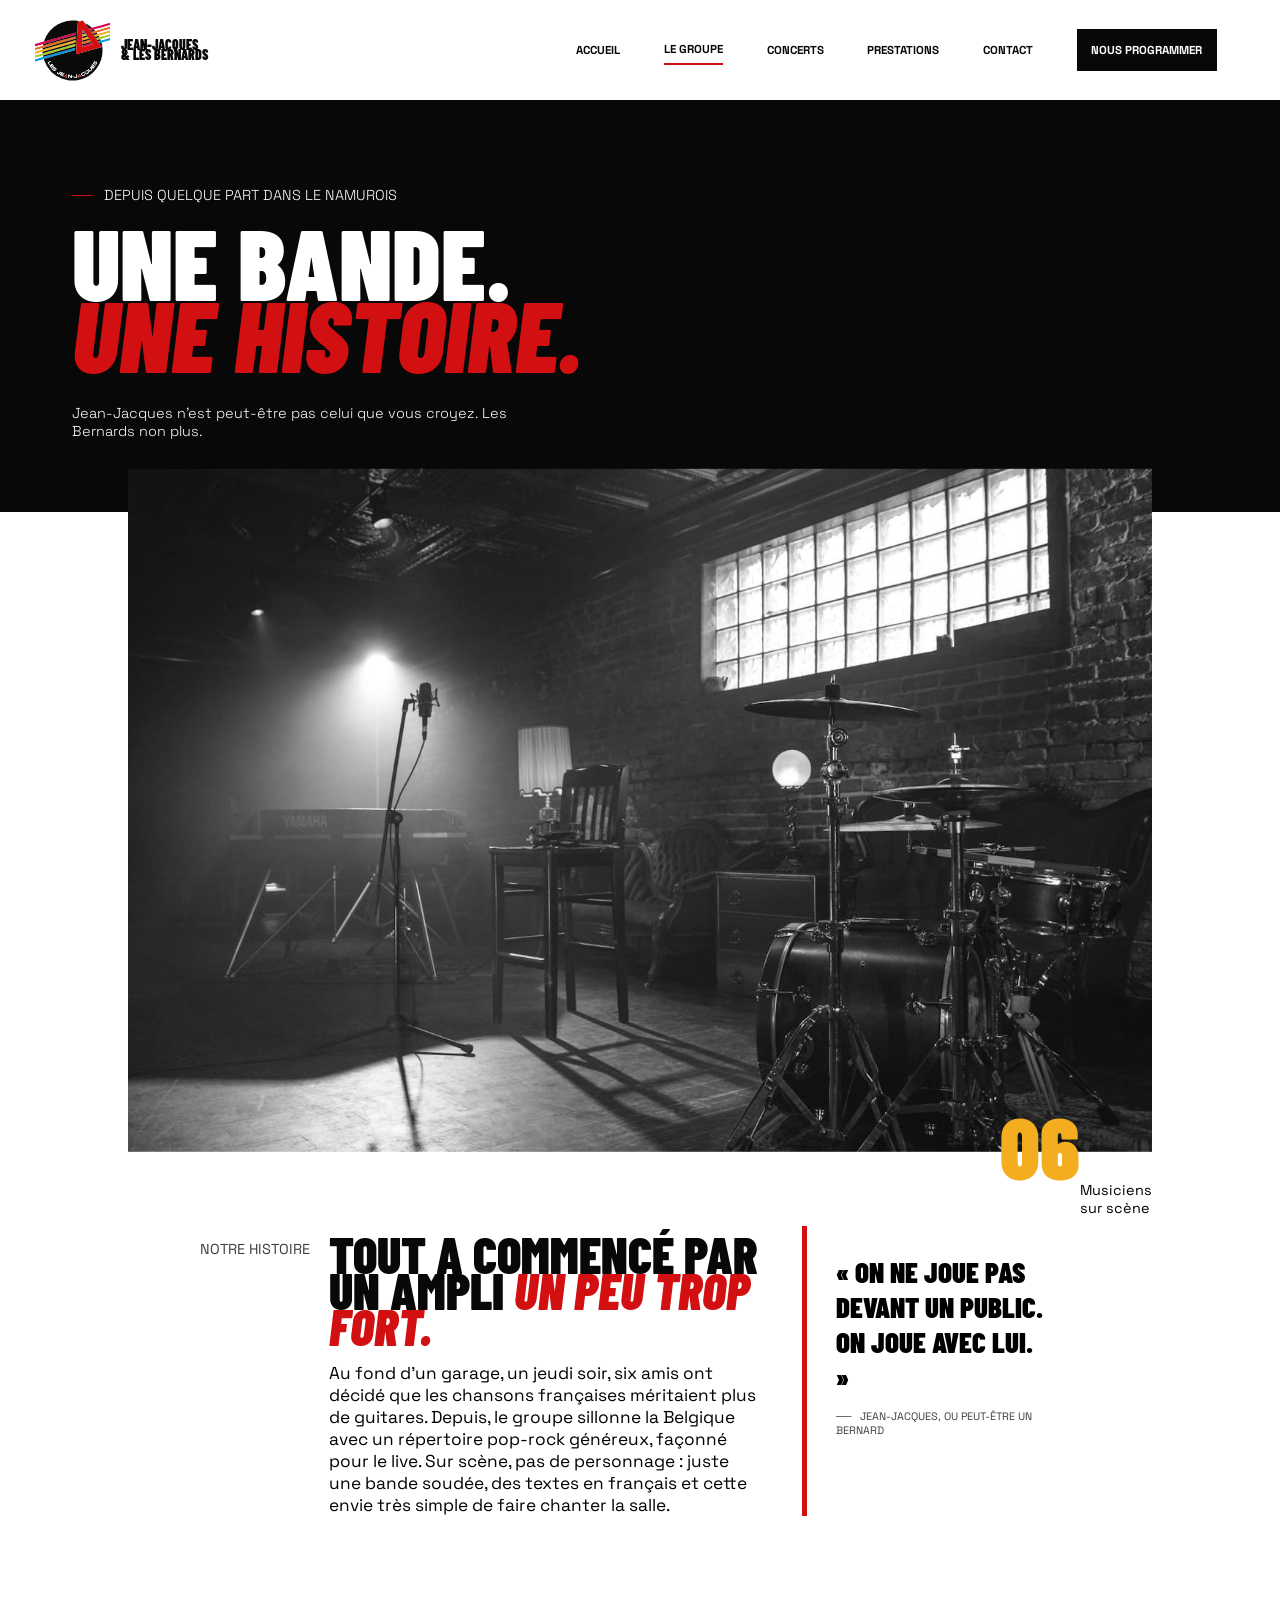
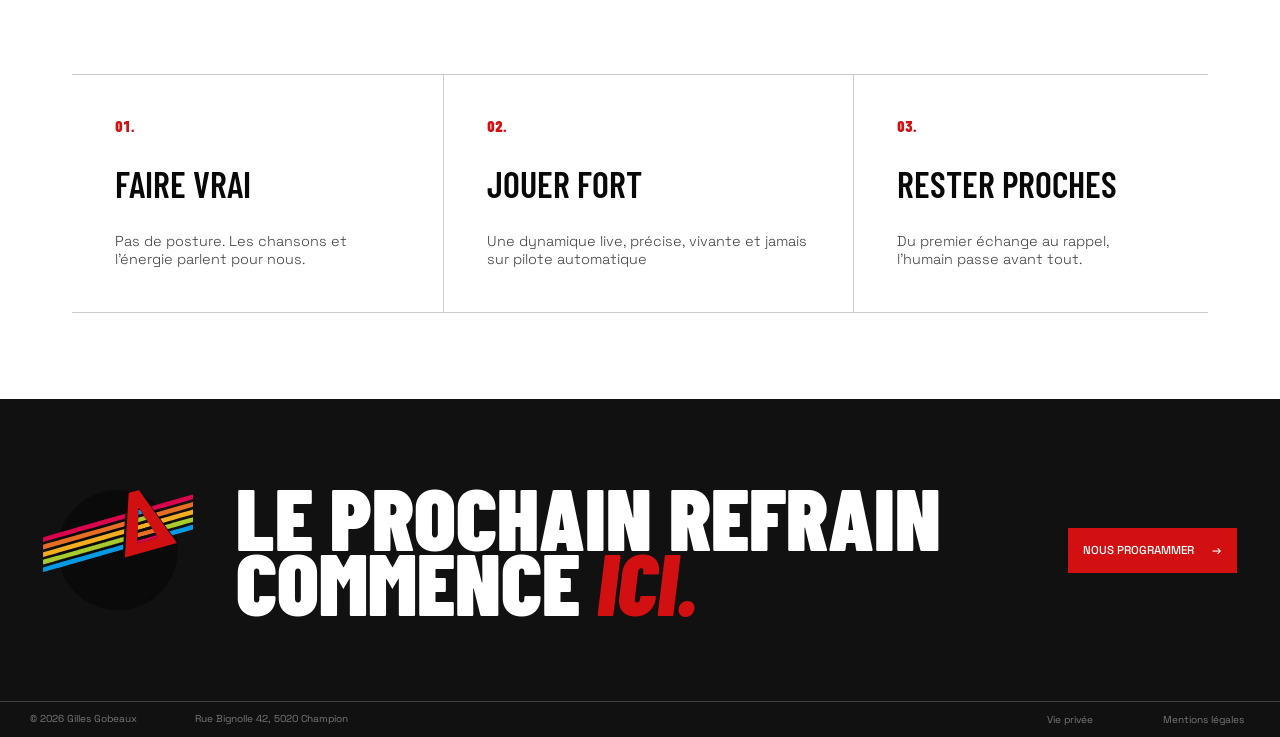
<file: about.html>
<!DOCTYPE html>
<html lang="fr">
<head>
    <meta charset="UTF-8">
    <meta name="viewport" content="width=device-width, initial-scale=1.0">
    <link rel="apple-touch-icon" sizes="180x180" href="favicons/apple-touch-icon.png">
    <link rel="icon" type="image/png" sizes="32x32" href="favicons/favicon-32x32.png">
    <link rel="icon" type="image/png" sizes="16x16" href="favicons/favicon-16x16.png">
    <link rel="manifest" href="favicons/site.webmanifest">
    <link rel="stylesheet" href="style.css">
    <title>Jean-Jacques & the Bernards - Le groupe</title>
</head>
<body>
    <header>
        <a href="index.html">
            <div id="logo-title">
                <img src="images/logo.svg" alt="logo de JEAN-JACQUES & LES BERNARDS" id="header-logo">
            <h2>JEAN-JACQUES <br> 
                & LES BERNARDS</h2>
            </div>
        </a>

            <input type="checkbox" id="menu-toggle">
            <label for="menu-toggle" id="burger"></label>

            <nav>
                <ul>
                    <li><a href="index.html">Accueil</a></li>
                    <li id="this-page"><a href="about.html">Le groupe</a></li>
                    <li><a href="gallery.html">Concerts</a></li>
                    <li><a href="services.html">Prestations</a></li>
                    <li><a href="contact.html">Contact</a></li>
                    <li id="book-us"><a href="contact.html">Nous programmer</a></li>
                </ul>
            </nav>    
    </header>

    <main>
        <section id="title-section">
            <p class="kicker">Depuis quelque part dans le Namurois</p>

            <h1>Une bande. <br>
                <em>Une histoire.</em>
            </h1>

            <p id="subtitle">Jean-Jacques n'est peut-être pas celui que vous croyez. Les Bernards non plus.</p>
        </section>

        <section id="about-photo">
            <img src="./images/studio-compressed.jpg" alt="Une photo du studio de répétition des JJB">
            
            <div id="about-photo-text">
                <div id="numbers">06</div>
                
                <div id="musicians">
                    Musiciens <br>
                    sur scène
                </div>
            </div>
        </section>

        <section id="history">
            <p class="kicker">Notre histoire</p>

            <div id="article-container">
                <h1>
                    Tout a commencé par un ampli
                    <em>un peu trop fort.</em>
                </h1>
                <p>Au fond d'un garage, un jeudi soir, six amis ont décidé que les chansons françaises méritaient plus de guitares. Depuis, le groupe sillonne la Belgique avec un répertoire pop-rock généreux, façonné pour le live. Sur scène, pas de personnage : juste une bande soudée, des textes en français et cette envie très simple de faire chanter la salle.</p>
            </div>
            
            <figure>
                <blockquote>&laquo; On ne joue pas devant un public. On joue avec lui. &raquo;</blockquote>
                
                <figcaption>Jean-Jacques, ou peut-être un Bernard</figcaption>
            </figure>            
        </section>

        <!-- section#values>ol>li>div.value>div.value-title{Faire vrai}+div.value-description{Pas de posture. Les chansons et l'énergie parlent pour nous.}^^li>div.value>div.value-title{Jouer fort}+div.value-description{Une dynamique live, précise, vivante et jamais sur pilote automatique}^^li>div.value>div.value-title{Rester proches}+div.value-description{Du premier échange au rappel, l'humain passe avant tout.}
         Celui-ci est costaud aussi dans son genre -->
         <section id="values">
            <ol>
                <li>
                    <div class="value">
                        <div class="value-title">Faire vrai</div>

                        <div class="value-description">Pas de posture. Les chansons et l'énergie parlent pour nous.</div>
                    </div>
                </li>
                <li id="second">
                    <div class="value">
                        <div class="value-title">Jouer fort</div>

                        <div class="value-description">Une dynamique live, précise, vivante et jamais sur pilote automatique</div>
                    </div>
                </li>
                <li>
                    <div class="value">
                        <div class="value-title">Rester proches</div>

                        <div class="value-description">Du premier échange au rappel, l'humain passe avant tout.</div>
                    </div>
                </li>
            </ol>
         </section>
    </main>

    <footer>
        <div id="footer-contact">
            <img src="images/logo-epurated-transparent.svg" alt="Logo de Jean-Jacques & Les Bernards" id="footer-logo">

            <h2>
                Le prochain refrain<br>
                Commence <em>ici.</em>
            </h2>

            <a href="contact.html" class="red-button">Nous programmer &nbsp;&nbsp;&nbsp;&nbsp; &rarr;</a>
        </div>

        <div id="legal-mentions">
            <ul>
                <li>&copy; 2026 Gilles Gobeaux</li>
                <li>Rue Bignolle 42, 5020 Champion</li>
            </ul>
            <ul id="links">
                <li>
                    <button popovertarget="pot-privacy" popovertargetaction="toggle">
                        Vie privée
                    </button>
                </li>
                <li>
                    <button popovertarget="pot-legal-mentions" popovertargetaction="toggle">
                        Mentions légales
                    </button>
                </li>
            </ul>
        </div>

        <div id="pot-privacy" class="pot-legal" popover="">
            <div class="test"><button class="pot-close-button" popovertarget="pot-privacy" popovertargetaction="hide">X</button></div>
            
            <div class="pot-second-half">
                <h3>Dernière mise à jour : 20/11/26</h3>
                
                <h2>Vie privée</h2>
                
                <h3>Responsable du traitement</h3>

                <p>
                    Gilles Gobeaux, pour le groupe Jean-Jacques & les Bernards <br> 
                Rue Monplaisir 13, 7972 Ellignies Ste Anne – Gilles.Gobeaux@gmail.com – +32493578917
                </p>

                <h3>Données collectées</h3>

                <p>
                    Via le formulaire de contact : nom, adresse e-mail, numéro de téléphone (facultatif), type d'évènement et contenu du message. <br>
                    Via un e-mail ou un appel direct : les données que vous choisissez de nous transmettre.
                </p>

                <h3>Finalité</h3>

                <p>
                    Ces données servent uniquement à répondre à votre demande et, le cas échéant, à préparer une offre et organiser la prestation. Elles ne sont jamais vendues, louées ni utilisées à des fins publicitaires.
                </p>

                <h3>Base légale</h3>

                <p>
                    Le traitement est nécessaire à l'exécution de mesures précontractuelles prises à votre demande (article 6.1.b du RGPD). Si une prestation est conclue, certaines données sont conservées pour respecter nos obligations comptables et fiscales (article 6.1.c).
                </p>

                <h3>Destinataires</h3>

                <p>
                    Les membres du groupe chargés du booking, ainsi que nos prestataires techniques : Guyteub pages et Formspree (parce que pourquoi pas ?). <br>
                    Ces prestataires agissent uniquement sur nos instructions.
                </p>

                <h3>Durée de conservation</h3>

                <p>
                    Sans suite donnée à votre demande : 6 mois après notre dernier échange. <br>
                    Si une prestation est conclue : pendant la durée imposée par la législation comptable et fiscale pour les documents liés à la facturation.
                </p>

                <h3>Vos droits</h3>

                <p>
                    Vous pouvez demander l'accès à vos données, leur rectification, leur effacement, la limitation du traitement, vous y opposer ou demander leur portabilité, en écrivant à <a href="mailto:RogerJacule@gmail.com">RogerJacule@gmail.com</a>. Nous répondons dans un délai d'un mois (ou pas). <br>
                    Vous pouvez également introduire une plainte auprès de l'Autorité de protection des données : <a href="http://www.autoriteprotectiondonnees.be">www.autoriteprotectiondonnees.be</a>.
                </p>

                <h3>Cookies</h3>

                <p>
                    Ce site n'utilise aucun cookie de suivi, de statistiques ou de publicité.
                </p>
            </div>
        </div>
        <div id="pot-legal-mentions" class="pot-legal" popover="">
            <div class="test"><button class="pot-close-button" popovertarget="pot-legal-mentions" popovertargetaction="hide">X</button></div>
            
            <div class="pot-second-half">
                <h3>Dernière mise à jour : 20/11/26</h3>
                
                <h2>Mentions légales</h2>

                <h3>Éditeur du site</h3>

                <p>
                    Gilles Gobeaux, pour le groupe Jean-Jacques & les Bernards (association de fait) <br>
                    Rue Monplaisir 13, 7972 Ellignies Ste Anne <br>
                    E-mail : Gilles.Gobeaux@gmail.com – Téléphone : +32493578917
                </p>

                <h3>Responsable de la publication</h3>

                <p>Gilles Gobeaux</p>

                <h3>Hébergement</h3>
                
                <p>Guyteub Pages</p>

                <h3>Réalisation</h3>
                
                <p>Conception et développement : Gilles Gobeaux</p>

                <h3>Propriété intellectuelle</h3>

                <p>
                    Les textes, photographies, logos et éléments graphiques de ce site appartiennent au groupe Jean-Jacques & les Bernards ou à Figma. Toute reproduction sans autorisation préalable est interdite. <br>
                    Les morceaux interprétés sont des reprises : les droits sur les œuvres originales appartiennent à leurs auteurs, compositeurs et éditeurs.
                </p>

                <h3>Responsabilité</h3>

                <p>
                    Les informations de ce site (dates, formules, contenu des prestations) sont données à titre indicatif et peuvent être modifiées. Les liens vers des sites externes n'engagent pas la responsabilité de l'éditeur.
                </p>

                <h3>Droit applicable</h3>

                <p>
                    Ce site est soumis au droit belge.
                </p>
            </div>
        </div>
    </footer>
</body>
</html>
</file>
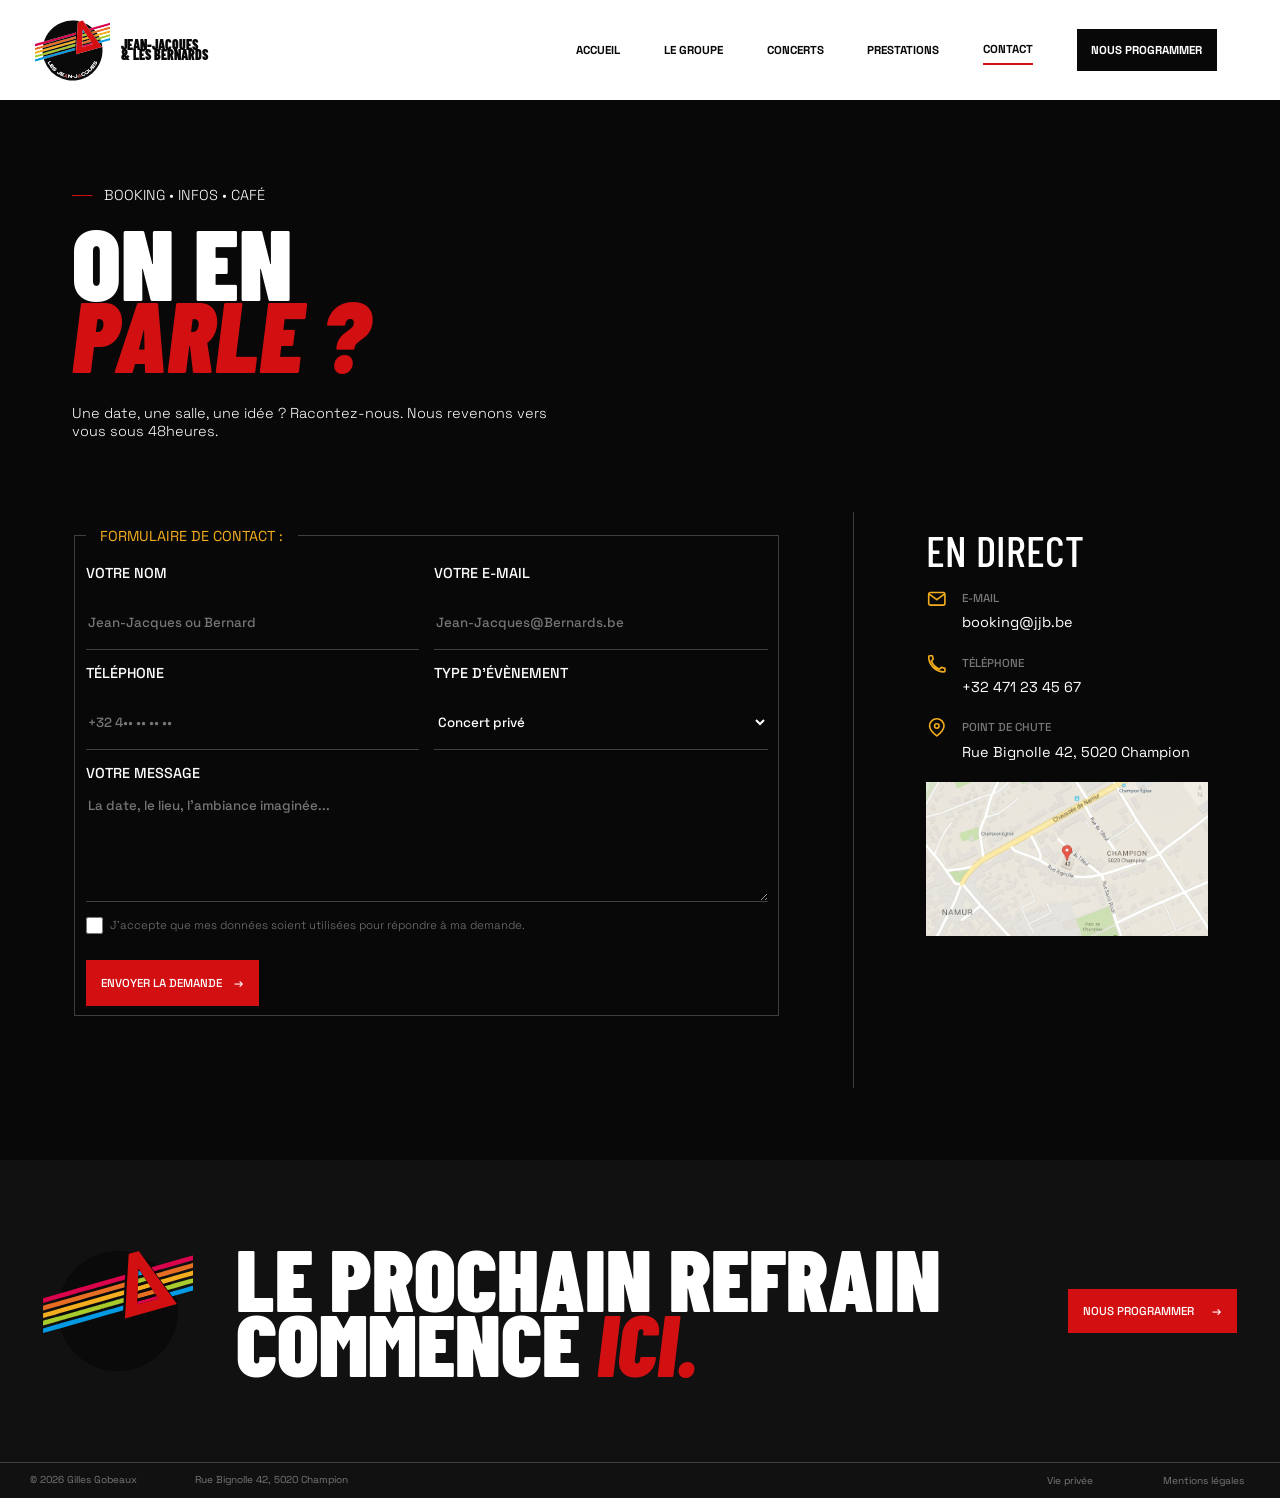
<file: contact.html>
<!DOCTYPE html>
<html lang="fr">
<head>
    <meta charset="UTF-8">
    <meta name="viewport" content="width=device-width, initial-scale=1.0">
    <link rel="apple-touch-icon" sizes="180x180" href="favicons/apple-touch-icon.png">
    <link rel="icon" type="image/png" sizes="32x32" href="favicons/favicon-32x32.png">
    <link rel="icon" type="image/png" sizes="16x16" href="favicons/favicon-16x16.png">
    <link rel="manifest" href="favicons/site.webmanifest">
    <link rel="stylesheet" href="style.css">
    <title>Document</title>
</head>
<body>
    <header>
        <a href="index.html">
            <div id="logo-title">
                <img src="images/logo.svg" alt="logo de JEAN-JACQUES & LES BERNARDS" id="header-logo">
            <h2>JEAN-JACQUES <br> 
                & LES BERNARDS</h2>
            </div>
        </a>

            <input type="checkbox" id="menu-toggle">
            <label for="menu-toggle" id="burger" ></label>

            <nav>
                <ul>
                    <li><a href="index.html">Accueil</a></li>
                    <li><a href="about.html">Le groupe</a></li>
                    <li><a href="gallery.html">Concerts</a></li>
                    <li><a href="services.html">Prestations</a></li>
                    <li id="this-page"><a href="contact.html">Contact</a></li>
                    <li id="book-us"><a href="contact.html">Nous programmer</a></li>
                </ul>
            </nav>    
    </header>

    <main>
        <section id="title-section">
            <p class="kicker">Booking &bull; Infos &bull; Café</p>

            <h1>
                On en <br>
                <em>Parle ?</em>
            </h1>

            <p id="subtitle">Une date, une salle, une idée ? Racontez-nous. Nous revenons vers vous sous 48heures.</p>
        </section>

        <div id="contact-super-section">
            <section id="form-section">
                <form action="#" method="get">
                    <fieldset>
                        <legend>Formulaire de contact : </legend>

                        <input type="hidden" name="test-bot">
            
                        <label id="name">
                            Votre nom<br>
                            <input type="text" required name="name" placeholder="Jean-Jacques ou Bernard" autocomplete="name">
                        </label>

                        <label id="mail">
                            Votre e-mail<br>
                            <input type="email" required name="mail" placeholder="Jean-Jacques@Bernards.be" autocomplete="email">
                        </label>
            
                        <label id="phone">
                            Téléphone<br>
                            <input type="tel" name="phone" placeholder="+32 4&bull;&bull; &bull;&bull; &bull;&bull; &bull;&bull;" autocomplete="tel">
                        </label>

                        <label id="event-type">Type d'évènement<br>
                            <select name="formula">
                                <option value="private-concert" selected="selected">
                                    Concert privé
                                </option>

                                <option value="festival">
                                    Festival & scène
                                </option>

                                <option value="acoustic">
                                    Set acoustique
                                </option>
                            </select>
                        </label>
            
                        <label id="message">
                            Votre message<br>

                            <textarea required name="message" rows="5" placeholder="La date, le lieu, l'ambiance imaginée..."></textarea>
                        </label>
                        <div id="data-acceptation">
                            <input type="checkbox" name="data-accept" id="data-accept" required>

                            <label for="data-accept">
                                J'accepte que mes données soient utilisées pour répondre à ma demande.
                            </label>
                        </div>
                        <input id="send-button" class="red-button" type="submit" value="Envoyer la demande &nbsp;&nbsp;&nbsp;&rarr;">
                    </fieldset>
                </form>
            </section>

            <section id="contact-informations">
                <h2>En direct</h2>

                <a href="mailto:booking@jjb.be" class="contact-fields">
                    <svg class="icon" viewBox="0 0 24 24" fill="none" stroke="currentColor" stroke-width="1.8" stroke-linecap="round" stroke-linejoin="round" aria-hidden="true"><rect x="3" y="5" width="18" height="14" rx="2"></rect><path d="m4 7 8 6 8-6"></path></svg>

                    <div class="field-details">
                        <small>E-mail</small>

                        <p>booking@jjb.be</p>
                    </div>
                </a>

                <a href="tel:+32471234567" class="contact-fields">
                    <svg class="icon" viewBox="0 0 24 24" fill="none" stroke="currentColor" stroke-width="1.8" stroke-linecap="round" stroke-linejoin="round" aria-hidden="true"><path d="M7 3H4a1 1 0 0 0-1 1c0 9.4 7.6 17 17 17a1 1 0 0 0 1-1v-3l-4-1-2 2c-4-1.5-7.5-5-9-9l2-2-1-4Z"></path></svg>

                    <div class="field-details">
                        <small>Téléphone</small>

                        <p>+32 471 23 45 67</p>
                    </div>
                </a>

                <div class="contact-fields">
                    <svg class="icon" viewBox="0 0 24 24" fill="none" stroke="currentColor" stroke-width="1.8" stroke-linecap="round" stroke-linejoin="round" aria-hidden="true"><path d="M20 10c0 5-8 11-8 11S4 15 4 10a8 8 0 1 1 16 0Z"></path><circle cx="12" cy="10" r="2.5"></circle></svg>

                    <div class="field-details">
                        <small>Point de chute</small>

                        <p>Rue Bignolle 42, 5020 Champion</p>
                    </div>
                </div>

                <img src="images/map.jpg" alt="Carte montrant où se situe l'adresse de JJB">
            </section>
        </div>
    </main>

    <footer>
        <div id="footer-contact">
            <img src="images/logo-epurated-transparent.svg" alt="Logo de Jean-Jacques & Les Bernards" id="footer-logo">

            <h2>
                Le prochain refrain<br>
                Commence <em>ici.</em>
            </h2>

            <a href="contact.html" class="red-button">Nous programmer &nbsp;&nbsp;&nbsp;&nbsp; &rarr;</a>
        </div>

        <div id="legal-mentions">
            <ul>
                <li>&copy; 2026 Gilles Gobeaux</li>
                <li>Rue Bignolle 42, 5020 Champion</li>
            </ul>
            <ul id="links">
                <li>
                    <button popovertarget="pot-privacy" popovertargetaction="toggle">
                        Vie privée
                    </button>
                </li>
                <li>
                    <button popovertarget="pot-legal-mentions" popovertargetaction="toggle">
                        Mentions légales
                    </button>
                </li>
            </ul>
        </div>

        <div id="pot-privacy" class="pot-legal" popover="">
            <div class="test"><button class="pot-close-button" popovertarget="pot-privacy" popovertargetaction="hide">X</button></div>
            
            <div class="pot-second-half">
                <h3>Dernière mise à jour : 20/11/26</h3>
                
                <h2>Vie privée</h2>
                
                <h3>Responsable du traitement</h3>

                <p>
                    Gilles Gobeaux, pour le groupe Jean-Jacques & les Bernards <br> 
                Rue Monplaisir 13, 7972 Ellignies Ste Anne – Gilles.Gobeaux@gmail.com – +32493578917
                </p>

                <h3>Données collectées</h3>

                <p>
                    Via le formulaire de contact : nom, adresse e-mail, numéro de téléphone (facultatif), type d'évènement et contenu du message. <br>
                    Via un e-mail ou un appel direct : les données que vous choisissez de nous transmettre.
                </p>

                <h3>Finalité</h3>

                <p>
                    Ces données servent uniquement à répondre à votre demande et, le cas échéant, à préparer une offre et organiser la prestation. Elles ne sont jamais vendues, louées ni utilisées à des fins publicitaires.
                </p>

                <h3>Base légale</h3>

                <p>
                    Le traitement est nécessaire à l'exécution de mesures précontractuelles prises à votre demande (article 6.1.b du RGPD). Si une prestation est conclue, certaines données sont conservées pour respecter nos obligations comptables et fiscales (article 6.1.c).
                </p>

                <h3>Destinataires</h3>

                <p>
                    Les membres du groupe chargés du booking, ainsi que nos prestataires techniques : Guyteub pages et Formspree (parce que pourquoi pas ?). <br>
                    Ces prestataires agissent uniquement sur nos instructions.
                </p>

                <h3>Durée de conservation</h3>

                <p>
                    Sans suite donnée à votre demande : 6 mois après notre dernier échange. <br>
                    Si une prestation est conclue : pendant la durée imposée par la législation comptable et fiscale pour les documents liés à la facturation.
                </p>

                <h3>Vos droits</h3>

                <p>
                    Vous pouvez demander l'accès à vos données, leur rectification, leur effacement, la limitation du traitement, vous y opposer ou demander leur portabilité, en écrivant à <a href="mailto:RogerJacule@gmail.com">RogerJacule@gmail.com</a>. Nous répondons dans un délai d'un mois (ou pas). <br>
                    Vous pouvez également introduire une plainte auprès de l'Autorité de protection des données : <a href="http://www.autoriteprotectiondonnees.be">www.autoriteprotectiondonnees.be</a>.
                </p>

                <h3>Cookies</h3>

                <p>
                    Ce site n'utilise aucun cookie de suivi, de statistiques ou de publicité.
                </p>
            </div>
        </div>
        <div id="pot-legal-mentions" class="pot-legal" popover="">
            <div class="test"><button class="pot-close-button" popovertarget="pot-legal-mentions" popovertargetaction="hide">X</button></div>
            
            <div class="pot-second-half">
                <h3>Dernière mise à jour : 20/11/26</h3>
                
                <h2>Mentions légales</h2>

                <h3>Éditeur du site</h3>

                <p>
                    Gilles Gobeaux, pour le groupe Jean-Jacques & les Bernards (association de fait) <br>
                    Rue Monplaisir 13, 7972 Ellignies Ste Anne <br>
                    E-mail : Gilles.Gobeaux@gmail.com – Téléphone : +32493578917
                </p>

                <h3>Responsable de la publication</h3>

                <p>Gilles Gobeaux</p>

                <h3>Hébergement</h3>
                
                <p>Guyteub Pages</p>

                <h3>Réalisation</h3>
                
                <p>Conception et développement : Gilles Gobeaux</p>

                <h3>Propriété intellectuelle</h3>

                <p>
                    Les textes, photographies, logos et éléments graphiques de ce site appartiennent au groupe Jean-Jacques & les Bernards ou à Figma. Toute reproduction sans autorisation préalable est interdite. <br>
                    Les morceaux interprétés sont des reprises : les droits sur les œuvres originales appartiennent à leurs auteurs, compositeurs et éditeurs.
                </p>

                <h3>Responsabilité</h3>

                <p>
                    Les informations de ce site (dates, formules, contenu des prestations) sont données à titre indicatif et peuvent être modifiées. Les liens vers des sites externes n'engagent pas la responsabilité de l'éditeur.
                </p>

                <h3>Droit applicable</h3>

                <p>
                    Ce site est soumis au droit belge.
                </p>
            </div>
        </div>
    </footer>
</body>
</html>
</file>
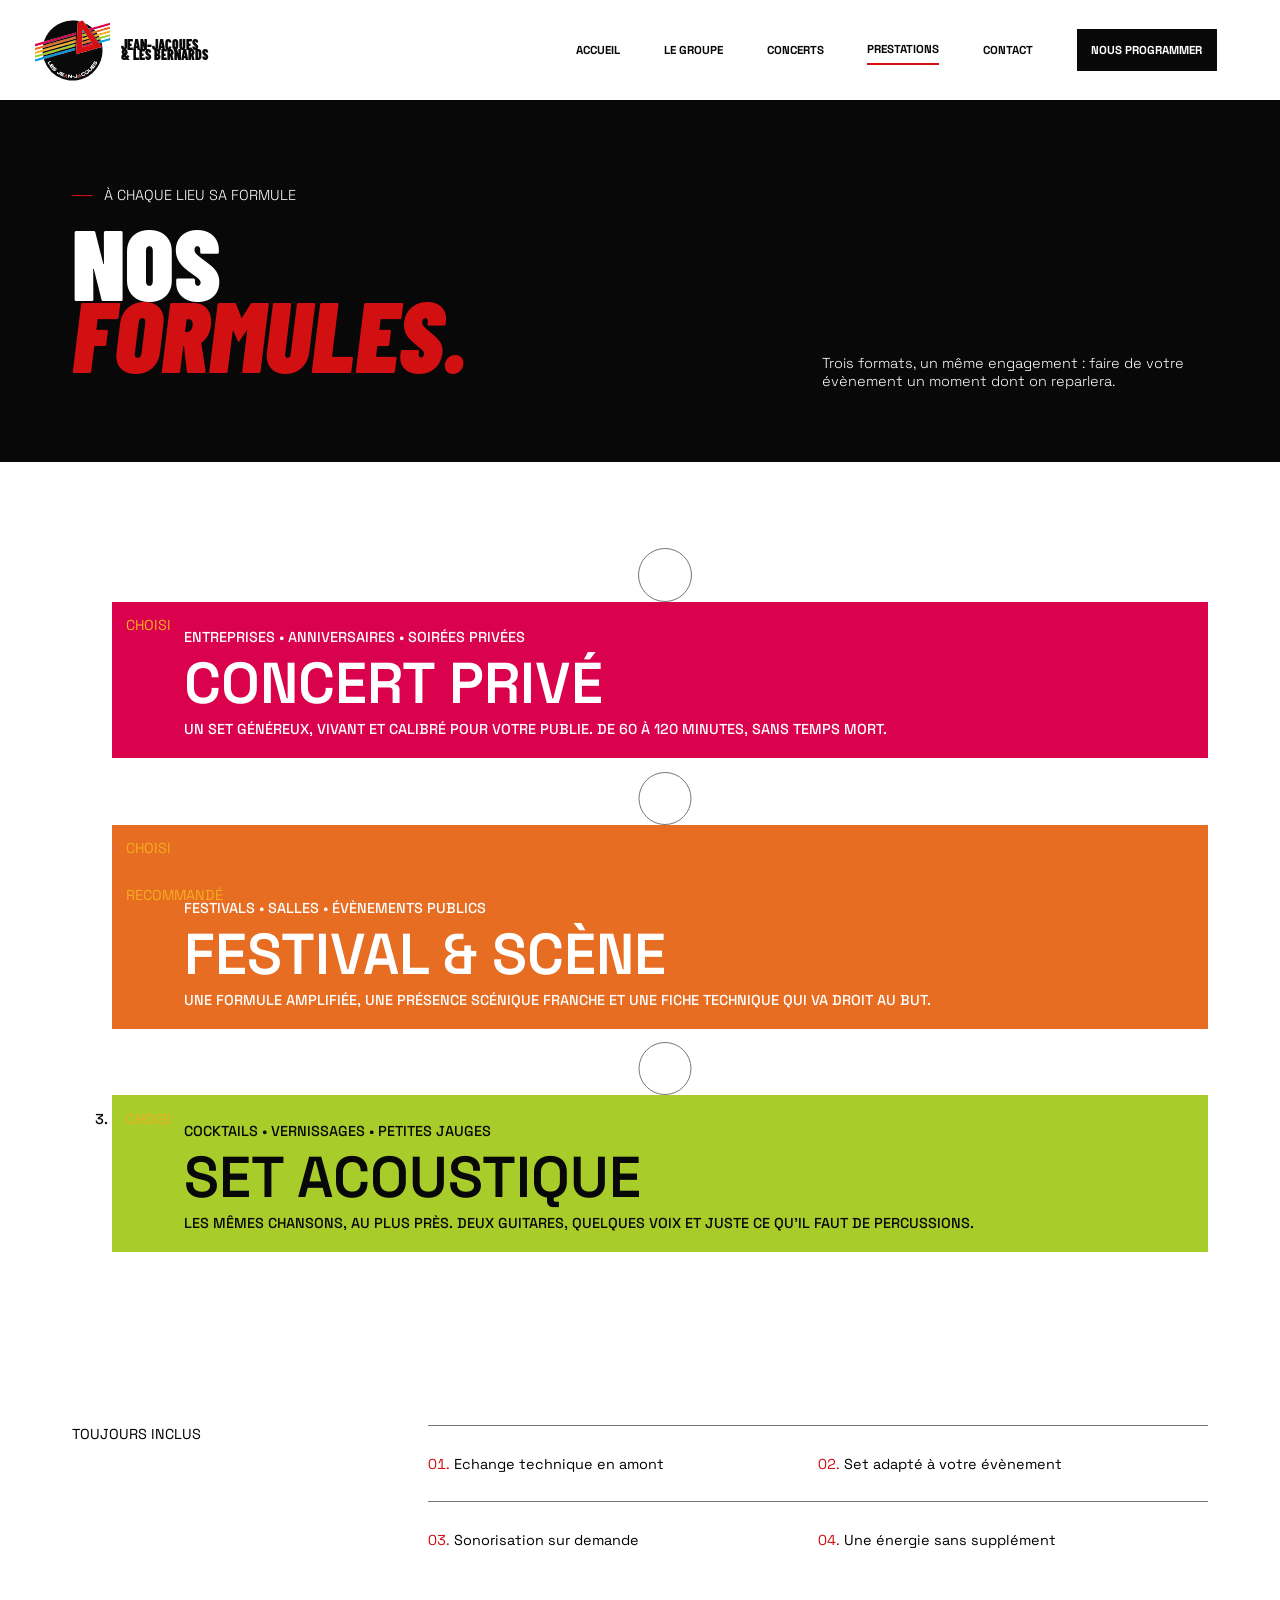
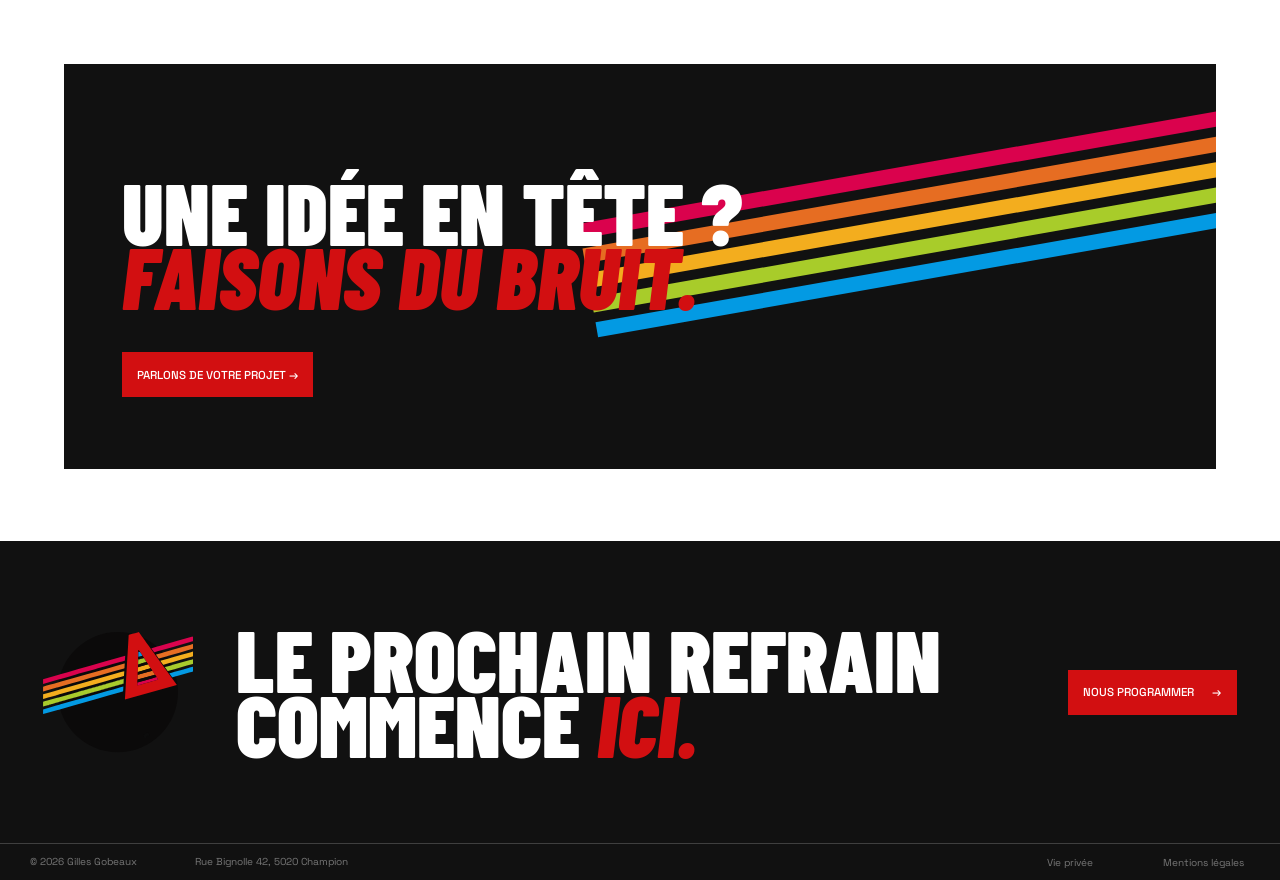
<file: formulas.html>
<!DOCTYPE html>
<html lang="fr">
<head>
    <meta charset="UTF-8">
    <meta name="viewport" content="width=device-width, initial-scale=1.0">
    <link rel="apple-touch-icon" sizes="180x180" href="favicons/apple-touch-icon.png">
    <link rel="icon" type="image/png" sizes="32x32" href="favicons/favicon-32x32.png">
    <link rel="icon" type="image/png" sizes="16x16" href="favicons/favicon-16x16.png">
    <link rel="manifest" href="favicons/site.webmanifest">
    <link rel="stylesheet" href="style.css">
    <title>Formules</title>
    <style>
        
    </style>
</head>
<body>
    <header>
        <a href="index.html">
            <div id="logo-title">
                <img src="images/logo.svg" alt="logo de JEAN-JACQUES & LES BERNARDS" id="header-logo">
            <h2>JEAN-JACQUES <br> 
                & LES BERNARDS</h2>
            </div>
        </a>

            <input type="checkbox" id="menu-toggle">
            <label for="menu-toggle" id="burger" ></label>

            <nav>
                <ul>
                    <li><a href="index.html">Accueil</a></li>
                    <li><a href="about.html">Le groupe</a></li>
                    <li><a href="gallery.html">Concerts</a></li>
                    <li id="this-page"><a href="services.html">Prestations</a></li>
                    <li><a href="contact.html">Contact</a></li>
                    <li id="book-us"><a href="contact.html">Nous programmer</a></li>
                </ul>
            </nav>    
    </header>

    <main>
        <section class="services" id="title-section" >
            <div id="titles">
                <p class="kicker">À chaque lieu sa formule</p>
                <h1>
                    Nos <br>
                    <em>formules.</em>
                </h1>
            </div>

            <p id="subtitle">Trois formats, un même engagement : faire de votre évènement un moment dont on reparlera.</p>
        </section>

        <section id="formules">
            <ol>
                <div class="cont">
                    <input type="radio" name="theme" id="t1"></input> <label for="t1">
                        <li id="formula1" class="button">
                            <legend class="chosen">Choisi</legend>
                            <div class="formula-container">
                                <div class="formula-intro">Entreprises &bull; anniversaires &bull; soirées privées</div>
                    
                                <div class="formula-title">Concert privé</div>
                                <div class="formula-description">Un set généreux, vivant et calibré pour votre publie. De 60 à 120 minutes, sans temps mort.</div>
                            </div>
                        </li>
                    </label>
                </div>

                <div class="cont">
                    <input type="radio" name="theme" id="t2"></input> <label for="t2">
                        <li id="formula2" class="button">
                            <legend class="chosen">Choisi</legend>
                            <legend class="recommended">Recommandé</legend>
                            <div class="formula-intro">Festivals &bull; salles &bull; évènements publics</div>
                    
                            <div class="formula-title">Festival & scène</div>
                    
                            <div class="formula-description">Une formule amplifiée, une présence scénique franche et une fiche technique qui va droit au but.</div>
                        </li>
                    </label>
                </div>

                <div class="cont">
                    <input type="radio" name="theme" id="t3"></input> <label for="t3">
                        <li id="formula3" class="button">
                            <legend class="chosen">Choisi</legend>
                            <div class="formula-intro">Cocktails &bull; vernissages &bull; petites jauges</div>
                    
                            <div class="formula-title">Set acoustique</div>
                    
                            <div class="formula-description">Les mêmes chansons, au plus près. Deux guitares, quelques voix et juste ce qu'il faut de percussions.</div>
                        </li>
                    </label>
                </div>

            </ol>

        </section>

        <section id="includes">
            <p class="kicker">Toujours inclus</p>

            <ol>
                <li>Echange technique en amont</li>

                <li>Set adapté à votre évènement</li>

                <li>Sonorisation sur demande</li>

                <li>Une énergie sans supplément</li>
            </ol>
        </section>

        <section id="services-contact">
            <h2>
                Une idée en tête ?<br>
                <em>Faisons du bruit.</em>
            </h2>

            <div class="color-lines">
                <div class="line" id="pink"></div>
                <div class="line" id="orange"></div>
                <div class="line" id="yellow"></div>
                <div class="line" id="green"></div> 
                <div class="line" id="blue"></div>
            </div>
            
            <a href="contact.html" class="red-button">Parlons de votre projet &rarr;</a>
        </section>
    </main>

    <footer>
        <div id="footer-contact">
            <img src="images/logo-epurated-transparent.svg" alt="Logo de Jean-Jacques & Les Bernards" id="footer-logo">

            <h2>
                Le prochain refrain<br>
                Commence <em>ici.</em>
            </h2>

            <a href="contact.html" class="red-button">Nous programmer &nbsp;&nbsp;&nbsp;&nbsp; &rarr;</a>
        </div>

        <div id="legal-mentions">
            <ul>
                <li>&copy; 2026 Gilles Gobeaux</li>
                <li>Rue Bignolle 42, 5020 Champion</li>
            </ul>
            <ul id="links">
                <li>
                    <button popovertarget="pot-privacy" popovertargetaction="toggle">
                        Vie privée
                    </button>
                </li>
                <li>
                    <button popovertarget="pot-legal-mentions" popovertargetaction="toggle">
                        Mentions légales
                    </button>
                </li>
            </ul>
        </div>

        <div id="pot-privacy" class="pot-legal" popover="">
            <div class="test"><button class="pot-close-button" popovertarget="pot-privacy" popovertargetaction="hide">X</button></div>
            
            <div class="pot-second-half">
                <h3>Dernière mise à jour : 20/11/26</h3>
                
                <h2>Vie privée</h2>
                
                <h3>Responsable du traitement</h3>

                <p>
                    Gilles Gobeaux, pour le groupe Jean-Jacques & les Bernards <br> 
                Rue Monplaisir 13, 7972 Ellignies Ste Anne – Gilles.Gobeaux@gmail.com – +32493578917
                </p>

                <h3>Données collectées</h3>

                <p>
                    Via le formulaire de contact : nom, adresse e-mail, numéro de téléphone (facultatif), type d'évènement et contenu du message. <br>
                    Via un e-mail ou un appel direct : les données que vous choisissez de nous transmettre.
                </p>

                <h3>Finalité</h3>

                <p>
                    Ces données servent uniquement à répondre à votre demande et, le cas échéant, à préparer une offre et organiser la prestation. Elles ne sont jamais vendues, louées ni utilisées à des fins publicitaires.
                </p>

                <h3>Base légale</h3>

                <p>
                    Le traitement est nécessaire à l'exécution de mesures précontractuelles prises à votre demande (article 6.1.b du RGPD). Si une prestation est conclue, certaines données sont conservées pour respecter nos obligations comptables et fiscales (article 6.1.c).
                </p>

                <h3>Destinataires</h3>

                <p>
                    Les membres du groupe chargés du booking, ainsi que nos prestataires techniques : Guyteub pages et Formspree (parce que pourquoi pas ?). <br>
                    Ces prestataires agissent uniquement sur nos instructions.
                </p>

                <h3>Durée de conservation</h3>

                <p>
                    Sans suite donnée à votre demande : 6 mois après notre dernier échange. <br>
                    Si une prestation est conclue : pendant la durée imposée par la législation comptable et fiscale pour les documents liés à la facturation.
                </p>

                <h3>Vos droits</h3>

                <p>
                    Vous pouvez demander l'accès à vos données, leur rectification, leur effacement, la limitation du traitement, vous y opposer ou demander leur portabilité, en écrivant à <a href="mailto:RogerJacule@gmail.com">RogerJacule@gmail.com</a>. Nous répondons dans un délai d'un mois (ou pas). <br>
                    Vous pouvez également introduire une plainte auprès de l'Autorité de protection des données : <a href="http://www.autoriteprotectiondonnees.be">www.autoriteprotectiondonnees.be</a>.
                </p>

                <h3>Cookies</h3>

                <p>
                    Ce site n'utilise aucun cookie de suivi, de statistiques ou de publicité.
                </p>
            </div>
        </div>
        <div id="pot-legal-mentions" class="pot-legal" popover="">
            <div class="test"><button class="pot-close-button" popovertarget="pot-legal-mentions" popovertargetaction="hide">X</button></div>
            
            <div class="pot-second-half">
                <h3>Dernière mise à jour : 20/11/26</h3>
                
                <h2>Mentions légales</h2>

                <h3>Éditeur du site</h3>

                <p>
                    Gilles Gobeaux, pour le groupe Jean-Jacques & les Bernards (association de fait) <br>
                    Rue Monplaisir 13, 7972 Ellignies Ste Anne <br>
                    E-mail : Gilles.Gobeaux@gmail.com – Téléphone : +32493578917
                </p>

                <h3>Responsable de la publication</h3>

                <p>Gilles Gobeaux</p>

                <h3>Hébergement</h3>
                
                <p>Guyteub Pages</p>

                <h3>Réalisation</h3>
                
                <p>Conception et développement : Gilles Gobeaux</p>

                <h3>Propriété intellectuelle</h3>

                <p>
                    Les textes, photographies, logos et éléments graphiques de ce site appartiennent au groupe Jean-Jacques & les Bernards ou à Figma. Toute reproduction sans autorisation préalable est interdite. <br>
                    Les morceaux interprétés sont des reprises : les droits sur les œuvres originales appartiennent à leurs auteurs, compositeurs et éditeurs.
                </p>

                <h3>Responsabilité</h3>

                <p>
                    Les informations de ce site (dates, formules, contenu des prestations) sont données à titre indicatif et peuvent être modifiées. Les liens vers des sites externes n'engagent pas la responsabilité de l'éditeur.
                </p>

                <h3>Droit applicable</h3>

                <p>
                    Ce site est soumis au droit belge.
                </p>
            </div>
        </div>
    </footer>
</body>
</html>
</file>
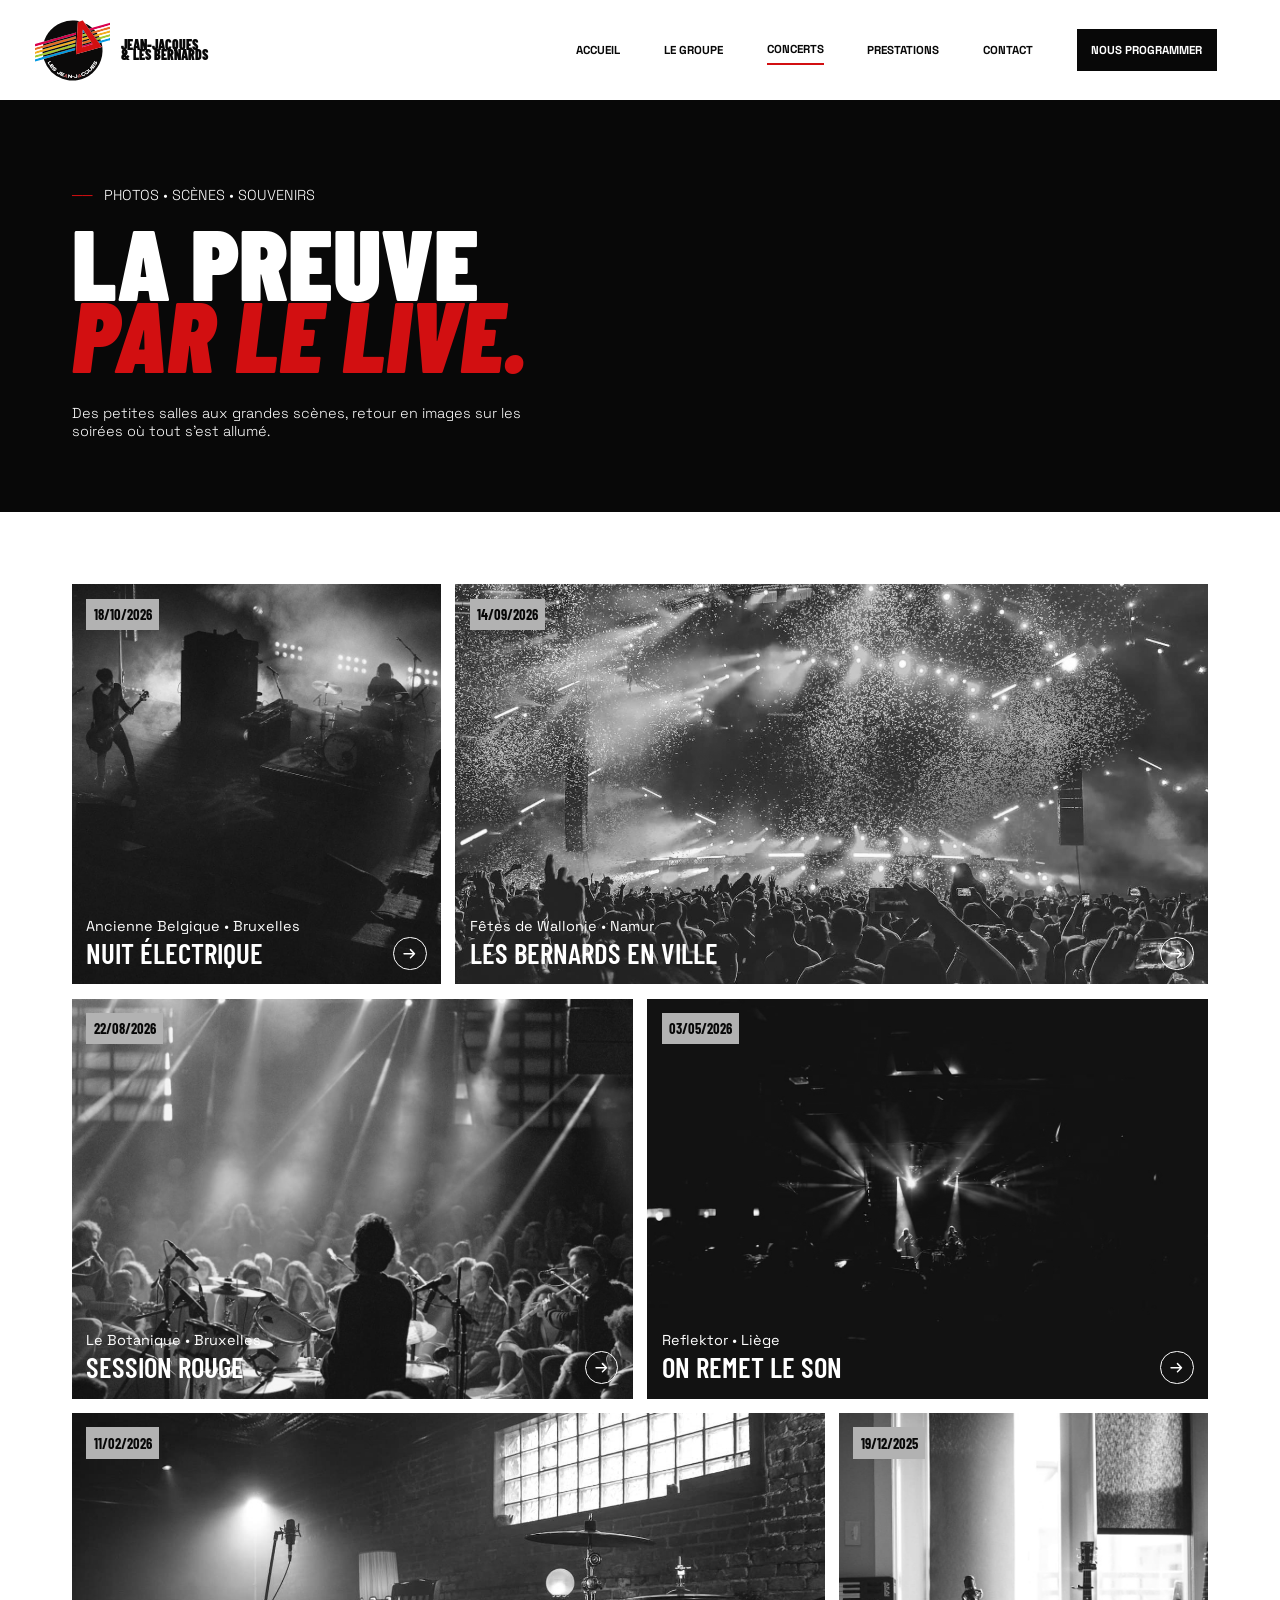
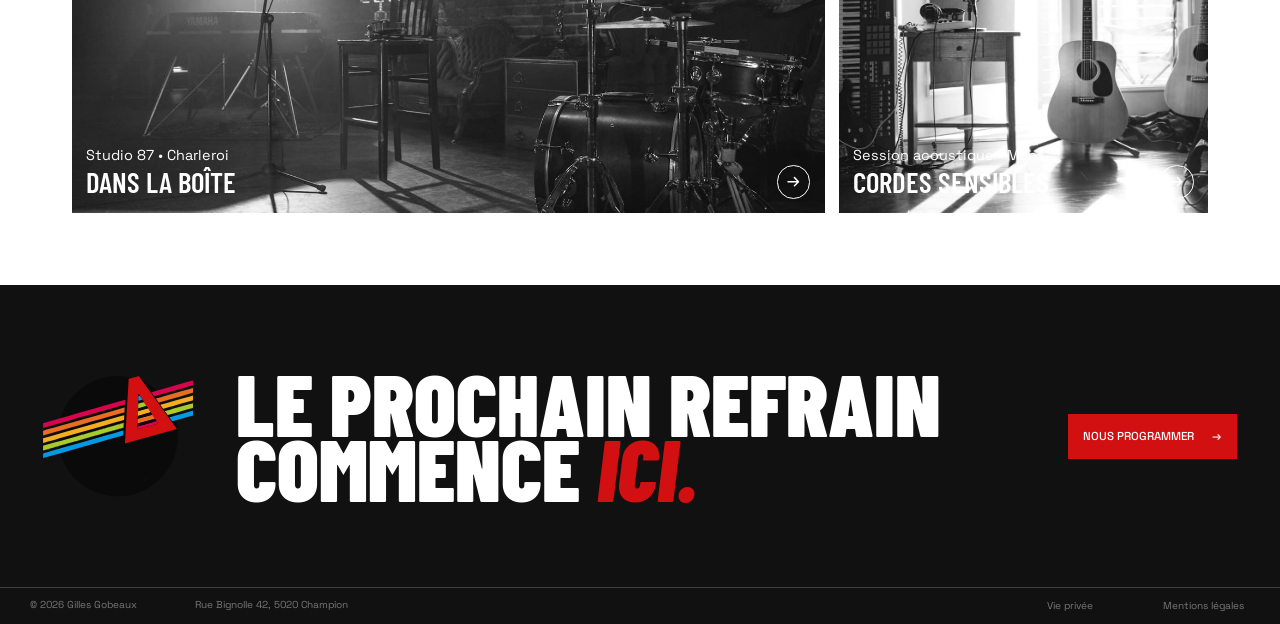
<file: gallery.html>
<!DOCTYPE html>
<html lang="fr">
<head>
    <meta charset="UTF-8">
    <meta name="viewport" content="width=device-width, initial-scale=1.0">
    <link rel="apple-touch-icon" sizes="180x180" href="favicons/apple-touch-icon.png">
    <link rel="icon" type="image/png" sizes="32x32" href="favicons/favicon-32x32.png">
    <link rel="icon" type="image/png" sizes="16x16" href="favicons/favicon-16x16.png">
    <link rel="manifest" href="favicons/site.webmanifest">
    <link rel="stylesheet" href="style.css">
    <title>Document</title>
</head>
<body>
    <header>
        <a href="index.html">
            <div id="logo-title">
                <img src="images/logo.svg" alt="logo de JEAN-JACQUES & LES BERNARDS" id="header-logo">
            <h2>JEAN-JACQUES <br> 
                & LES BERNARDS</h2>
            </div>
        </a>

            <input type="checkbox" id="menu-toggle">
            <label for="menu-toggle" id="burger" ></label>

            <nav>
                <ul>
                    <li><a href="index.html">Accueil</a></li>
                    <li><a href="about.html">Le groupe</a></li>
                    <li id="this-page"><a href="gallery.html">Concerts</a></li>
                    <li><a href="services.html">Prestations</a></li>
                    <li><a href="contact.html">Contact</a></li>
                    <li id="book-us"><a href="contact.html">Nous programmer</a></li>
                </ul>
            </nav>    
    </header>

    <main>
        <section id="title-section">
            <p class="kicker">Photos &bull; Scènes &bull; Souvenirs</p>

            <h1>
                La preuve<br>
                <em>par le live.</em>
            </h1>

            <p id="subtitle">Des petites salles aux grandes scènes, retour en images sur les soirées où tout s'est allumé.</p>
        </section>
        <!--(div#pot-concert-$[popover]>(div.pot-concert-first-half>button.pot-close-button[popovertarget="pot-concert-$" popovertargetaction="hide"]{X})+div.pot-second-half>h3+h2+p+p{Une salle pleine, des refrains repris au premier rang et un rappel qui s'est prolongé bien après l'heure prévue}+a.red-button[href="/contact.html"]{programmer le groupe &rarr;})*6 -->
        <section id="lives">
            <div class="live-card" id="lc1">
                <div class="date">18/10/2026</div>

                <div class="concert-content">
                    <div class="title-container">
                        <div class="concert-place">Ancienne Belgique &bull; Bruxelles</div>
                        <div class="concert-title">Nuit électrique</div>
                    </div>

                    <button class="concert-arrow" popovertarget="pot-concert-1" popovertargetaction="toggle">
                        <svg class="icon" viewBox="0 0 24 24" fill="none" stroke="currentColor" stroke-width="1.8" stroke-linecap="round" stroke-linejoin="round" aria-hidden="true">
                            <path d="M5 12h13m-5-5 5 5-5 5"></path>
                        </svg>
                    </button>
                </div>

            </div>

            <div id="pot-concert-1" popover="">
                <div class="pot-concert-first-half"><button class="pot-close-button" popovertarget="pot-concert-1" popovertargetaction="hide">X</button></div>
                
                <div class="pot-second-half">
                    <p class="kicker">18/10/26</p>

                    <h2>Nuit électrique</h2>

                    <p>Ancienne Belgique &bull; Bruxelles</p>

                    <p>Une salle pleine, des refrains repris au premier rang et un rappel qui s'est prolongé bien après l'heure prévue</p>
                    
                    <a href="contact.html" class="red-button">programmer le groupe &rarr;</a>
                </div>
            </div>

            <div class="live-card" id="lc2">
                <div class="date">14/09/2026</div>

                <div class="concert-content">
                    <div class="title-container">
                        <div class="concert-place">Fêtes de Wallonie &bull; Namur</div>
                        <div class="concert-title">Les Bernards en ville</div>
                    </div>

                    <button class="concert-arrow" popovertarget="pot-concert-2" popovertargetaction="toggle">
                        <svg class="icon" viewBox="0 0 24 24" fill="none" stroke="currentColor" stroke-width="1.8" stroke-linecap="round" stroke-linejoin="round" aria-hidden="true">
                            <path d="M5 12h13m-5-5 5 5-5 5"></path>
                        </svg>
                    </button>
                </div>
            </div>

            <div id="pot-concert-2" popover="">
                <div class="pot-concert-first-half"><button class="pot-close-button" popovertarget="pot-concert-2" popovertargetaction="hide">X</button></div>
                
                <div class="pot-second-half">
                    <h3>14/09/26</h3>

                    <h2>Les Bernards en ville</h2>

                    <p>Fêtes de Wallonie · Namur</p>

                    <p>Une salle pleine, des refrains repris au premier rang et un rappel qui s'est prolongé bien après l'heure prévue</p>
                   
                    <a href="contact.html" class="red-button">programmer le groupe &rarr;</a>
                </div>
            </div>

            <div class="live-card" id="lc3">
                <div class="date">22/08/2026</div>

                <div class="concert-content">
                    <div class="title-container">
                        <div class="concert-place">Le Botanique &bull; Bruxelles</div>
                        <div class="concert-title">Session rouge</div>
                    </div>        

                    <button class="concert-arrow" popovertarget="pot-concert-3" popovertargetaction="toggle">
                        <svg class="icon" viewBox="0 0 24 24" fill="none" stroke="currentColor" stroke-width="1.8" stroke-linecap="round" stroke-linejoin="round" aria-hidden="true">
                            <path d="M5 12h13m-5-5 5 5-5 5"></path>
                        </svg>
                    </button>
                </div>
            </div>

            <div id="pot-concert-3" popover="">
                <div class="pot-concert-first-half"><button class="pot-close-button" popovertarget="pot-concert-3" popovertargetaction="hide">X</button></div>
                
                <div class="pot-second-half">
                    <h3>22/06/26</h3>

                    <h2>Session rouge</h2>

                    <p>Le Botanique &bull; Bruxelles</p>

                    <p>Une salle pleine, des refrains repris au premier rang et un rappel qui s'est prolongé bien après l'heure prévue</p>
                    
                    <a href="contact.html" class="red-button">programmer le groupe &rarr;</a>
                </div>
            </div>

            <div class="live-card" id="lc4">
                <div class="date">03/05/2026</div>

                <div class="concert-content">
                    <div class="title-container">
                        <div class="concert-place">Reflektor &bull; Liège</div>
                        <div class="concert-title">On remet le son</div>
                    </div>

                    <button class="concert-arrow" popovertarget="pot-concert-4" popovertargetaction="toggle">
                        <svg class="icon" viewBox="0 0 24 24" fill="none" stroke="currentColor" stroke-width="1.8" stroke-linecap="round" stroke-linejoin="round" aria-hidden="true">
                            <path d="M5 12h13m-5-5 5 5-5 5"></path>
                        </svg>
                    </button>
                </div>
            </div>

            <div id="pot-concert-4" popover="">
                <div class="pot-concert-first-half"><button class="pot-close-button" popovertarget="pot-concert-4" popovertargetaction="hide">X</button></div>
                
                <div class="pot-second-half">
                    <h3>03/05/26</h3>
                    
                    <h2>On remet le son</h2>
                    
                    <p>Reflektor &bull; Liège</p>
                    
                    <p>Une salle pleine, des refrains repris au premier rang et un rappel qui s'est prolongé bien après l'heure prévue</p>
                    
                    <a href="contact.html" class="red-button">programmer le groupe &rarr;</a>
                </div>
            </div>

            <div class="live-card" id="lc5">
                <div class="date">11/02/2026</div>

                <div class="concert-content">
                    <div class="title-container">
                        <div class="concert-place">Studio 87 &bull; Charleroi</div>
                        <div class="concert-title">Dans la boîte</div>
                    </div>

                    <button class="concert-arrow" popovertarget="pot-concert-5" popovertargetaction="toggle">
                        <svg class="icon" viewBox="0 0 24 24" fill="none" stroke="currentColor" stroke-width="1.8" stroke-linecap="round" stroke-linejoin="round" aria-hidden="true">
                            <path d="M5 12h13m-5-5 5 5-5 5"></path>
                        </svg>
                    </button>
                </div>
            </div>
            
            <div id="pot-concert-5" popover="">
                <div class="pot-concert-first-half"><button class="pot-close-button" popovertarget="pot-concert-5" popovertargetaction="hide">X</button></div>
                
                <div class="pot-second-half">
                    <h3>11/02/26</h3>
                    
                    <h2>Dans la boîte</h2>
                    
                    <p>Studio 87 &bull; Charleroi</p>
                   
                    <p>Une salle pleine, des refrains repris au premier rang et un rappel qui s'est prolongé bien après l'heure prévue</p>
                    
                    <a href="contact.html" class="red-button">programmer le groupe &rarr;</a>
                </div>
            </div>

            <div class="live-card" id="lc6">
                <div class="date">19/12/2025</div>

                <div class="concert-content">
                    <div class="title-container">
                        <div class="concert-place">Session acoustique &bull; Mons</div>
                        <div class="concert-title">Cordes sensibles</div>
                    </div>

                    <button class="concert-arrow" popovertarget="pot-concert-6" popovertargetaction="toggle">
                        <svg class="icon" viewBox="0 0 24 24" fill="none" stroke="currentColor" stroke-width="1.8" stroke-linecap="round" stroke-linejoin="round" aria-hidden="true">
                            <path d="M5 12h13m-5-5 5 5-5 5"></path>
                        </svg>
                    </button>
                </div>
            </div>

            <div id="pot-concert-6" popover="">
                <div class="pot-concert-first-half"><button class="pot-close-button" popovertarget="pot-concert-6" popovertargetaction="hide">X</button></div>
                
                <div class="pot-second-half">
                    <h3>19/12/25</h3>
                   
                    <h2>Cordes sensibles</h2>
                  
                    <p>Session acoustique &bull; Mons</p>
                  
                    <p>Une salle pleine, des refrains repris au premier rang et un rappel qui s'est prolongé bien après l'heure prévue</p>
                    <a href="contact.html" class="red-button">programmer le groupe &rarr;</a>
                </div>
            </div>
        </section>
    </main>


    <footer>
        <div id="footer-contact">
            <img src="images/logo-epurated-transparent.svg" alt="Logo de Jean-Jacques & Les Bernards" id="footer-logo">

            <h2>
                Le prochain refrain<br>
                Commence <em>ici.</em>
            </h2>

            <a href="contact.html" class="red-button">Nous programmer &nbsp;&nbsp;&nbsp;&nbsp; &rarr;</a>
        </div>

        <div id="legal-mentions">
            <ul>
                <li>&copy; 2026 Gilles Gobeaux</li>
                <li>Rue Bignolle 42, 5020 Champion</li>
            </ul>
            <ul id="links">
                <li>
                    <button popovertarget="pot-privacy" popovertargetaction="toggle">
                        Vie privée
                    </button>
                </li>
                <li>
                    <button popovertarget="pot-legal-mentions" popovertargetaction="toggle">
                        Mentions légales
                    </button>
                </li>
            </ul>
        </div>

        <div id="pot-privacy" class="pot-legal" popover="">
            <div class="test"><button class="pot-close-button" popovertarget="pot-privacy" popovertargetaction="hide">X</button></div>
            
            <div class="pot-second-half">
                <h3>Dernière mise à jour : 20/11/26</h3>
                
                <h2>Vie privée</h2>
                
                <h3>Responsable du traitement</h3>

                <p>
                    Gilles Gobeaux, pour le groupe Jean-Jacques & les Bernards <br> 
                Rue Monplaisir 13, 7972 Ellignies Ste Anne – Gilles.Gobeaux@gmail.com – +32493578917
                </p>

                <h3>Données collectées</h3>

                <p>
                    Via le formulaire de contact : nom, adresse e-mail, numéro de téléphone (facultatif), type d'évènement et contenu du message. <br>
                    Via un e-mail ou un appel direct : les données que vous choisissez de nous transmettre.
                </p>

                <h3>Finalité</h3>

                <p>
                    Ces données servent uniquement à répondre à votre demande et, le cas échéant, à préparer une offre et organiser la prestation. Elles ne sont jamais vendues, louées ni utilisées à des fins publicitaires.
                </p>

                <h3>Base légale</h3>

                <p>
                    Le traitement est nécessaire à l'exécution de mesures précontractuelles prises à votre demande (article 6.1.b du RGPD). Si une prestation est conclue, certaines données sont conservées pour respecter nos obligations comptables et fiscales (article 6.1.c).
                </p>

                <h3>Destinataires</h3>

                <p>
                    Les membres du groupe chargés du booking, ainsi que nos prestataires techniques : Guyteub pages et Formspree (parce que pourquoi pas ?). <br>
                    Ces prestataires agissent uniquement sur nos instructions.
                </p>

                <h3>Durée de conservation</h3>

                <p>
                    Sans suite donnée à votre demande : 6 mois après notre dernier échange. <br>
                    Si une prestation est conclue : pendant la durée imposée par la législation comptable et fiscale pour les documents liés à la facturation.
                </p>

                <h3>Vos droits</h3>

                <p>
                    Vous pouvez demander l'accès à vos données, leur rectification, leur effacement, la limitation du traitement, vous y opposer ou demander leur portabilité, en écrivant à <a href="mailto:RogerJacule@gmail.com">RogerJacule@gmail.com</a>. Nous répondons dans un délai d'un mois (ou pas). <br>
                    Vous pouvez également introduire une plainte auprès de l'Autorité de protection des données : <a href="http://www.autoriteprotectiondonnees.be">www.autoriteprotectiondonnees.be</a>.
                </p>

                <h3>Cookies</h3>

                <p>
                    Ce site n'utilise aucun cookie de suivi, de statistiques ou de publicité.
                </p>
            </div>
        </div>
        <div id="pot-legal-mentions" class="pot-legal" popover="">
            <div class="test"><button class="pot-close-button" popovertarget="pot-legal-mentions" popovertargetaction="hide">X</button></div>
            
            <div class="pot-second-half">
                <h3>Dernière mise à jour : 20/11/26</h3>
                
                <h2>Mentions légales</h2>

                <h3>Éditeur du site</h3>

                <p>
                    Gilles Gobeaux, pour le groupe Jean-Jacques & les Bernards (association de fait) <br>
                    Rue Monplaisir 13, 7972 Ellignies Ste Anne <br>
                    E-mail : Gilles.Gobeaux@gmail.com – Téléphone : +32493578917
                </p>

                <h3>Responsable de la publication</h3>

                <p>Gilles Gobeaux</p>

                <h3>Hébergement</h3>
                
                <p>Guyteub Pages</p>

                <h3>Réalisation</h3>
                
                <p>Conception et développement : Gilles Gobeaux</p>

                <h3>Propriété intellectuelle</h3>

                <p>
                    Les textes, photographies, logos et éléments graphiques de ce site appartiennent au groupe Jean-Jacques & les Bernards ou à Figma. Toute reproduction sans autorisation préalable est interdite. <br>
                    Les morceaux interprétés sont des reprises : les droits sur les œuvres originales appartiennent à leurs auteurs, compositeurs et éditeurs.
                </p>

                <h3>Responsabilité</h3>

                <p>
                    Les informations de ce site (dates, formules, contenu des prestations) sont données à titre indicatif et peuvent être modifiées. Les liens vers des sites externes n'engagent pas la responsabilité de l'éditeur.
                </p>

                <h3>Droit applicable</h3>

                <p>
                    Ce site est soumis au droit belge.
                </p>
            </div>
        </div>
    </footer>
    
</body>
</html>
</file>
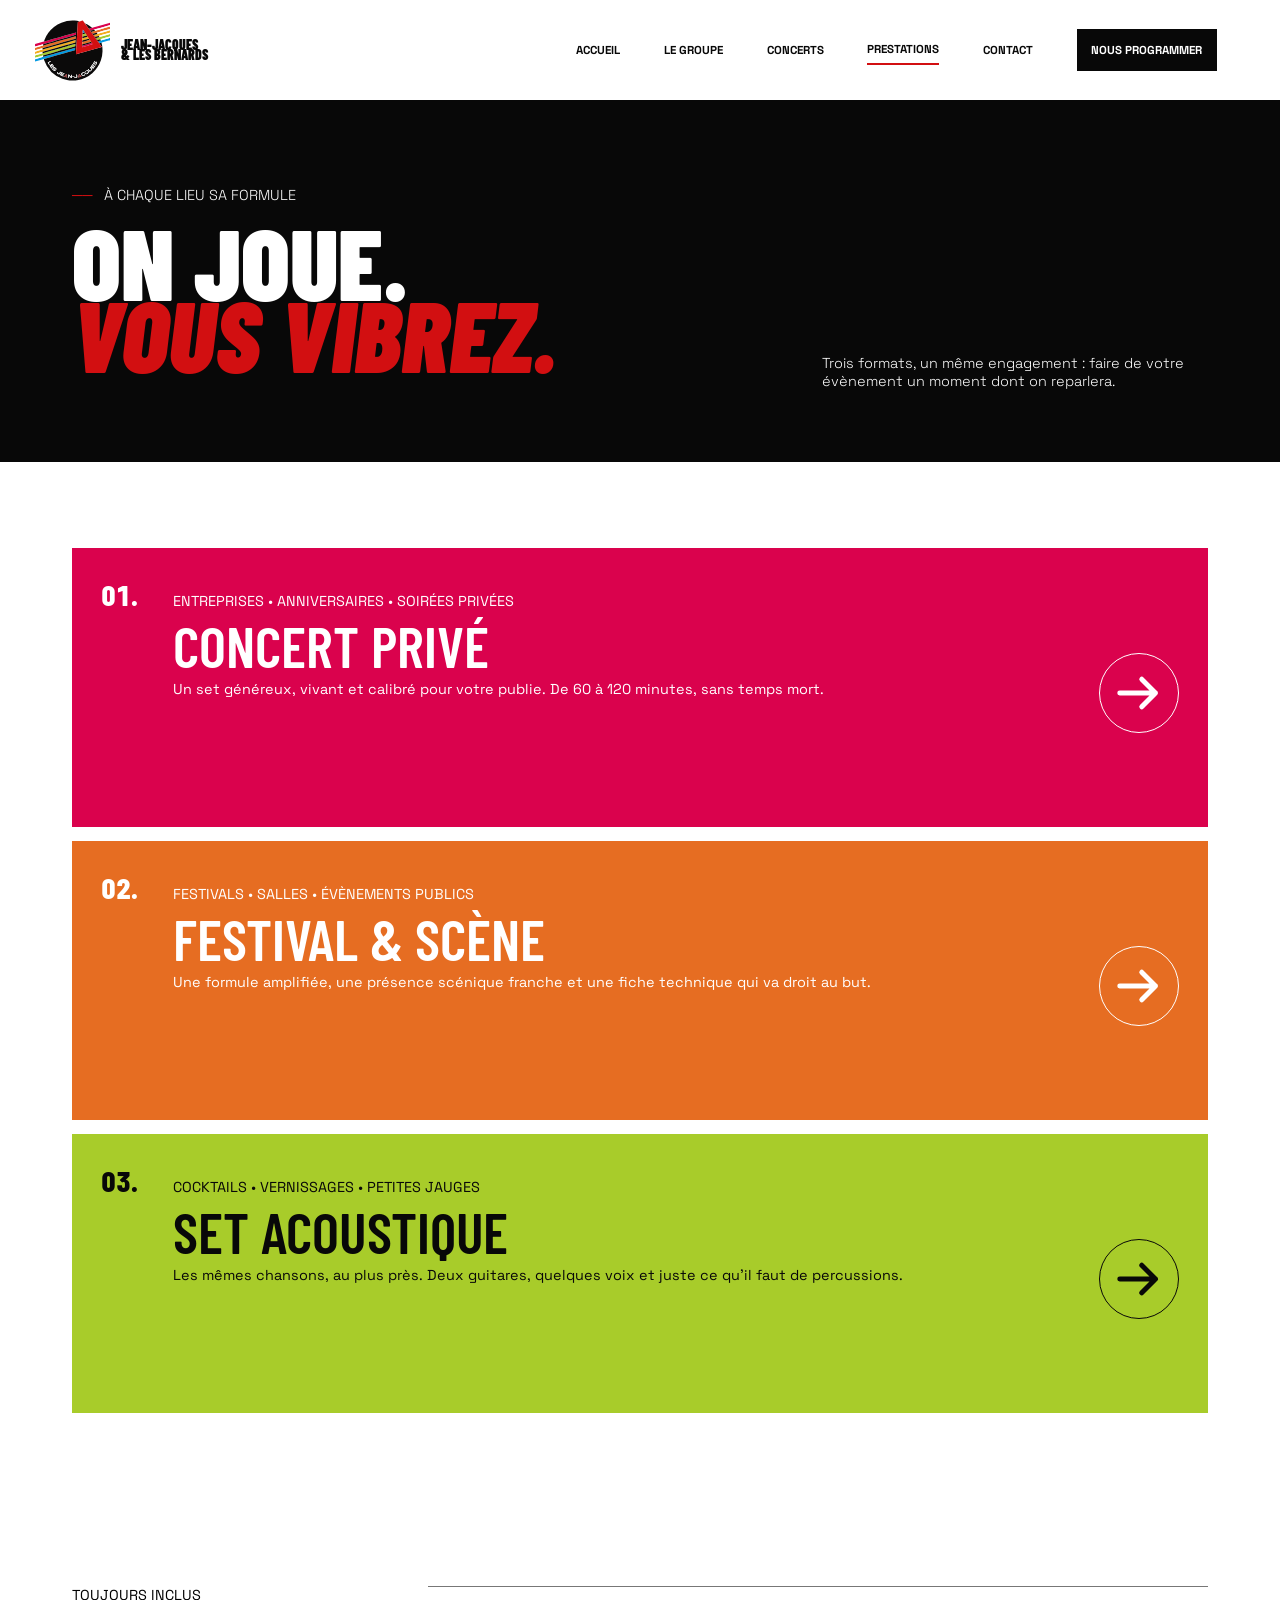
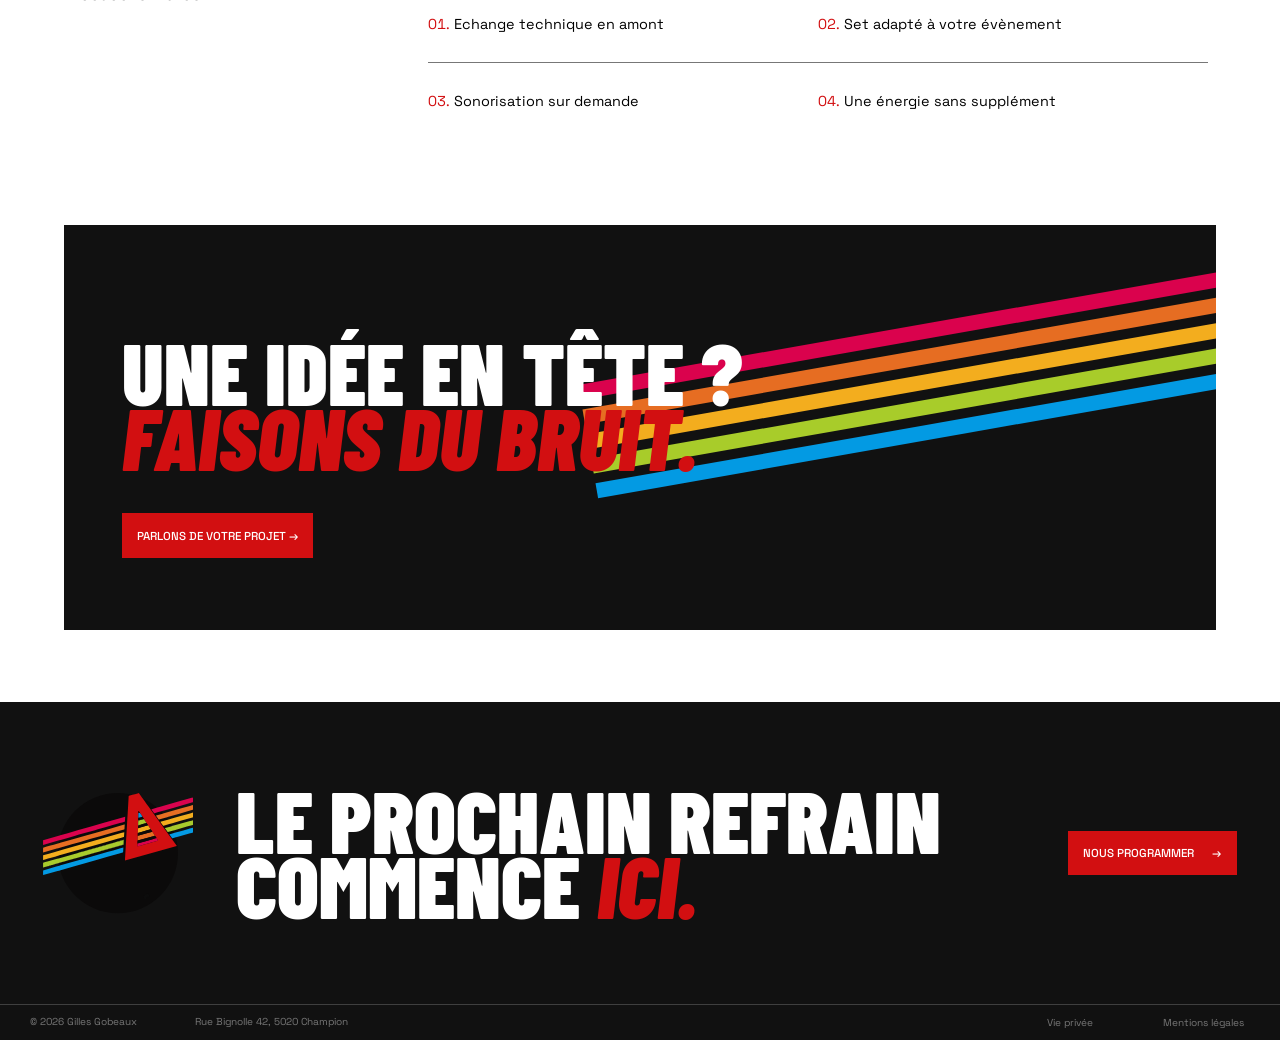
<file: services.html>
<!DOCTYPE html>
<html lang="fr">
<head>
    <meta charset="UTF-8">
    <meta name="viewport" content="width=device-width, initial-scale=1.0">
    <link rel="apple-touch-icon" sizes="180x180" href="favicons/apple-touch-icon.png">
    <link rel="icon" type="image/png" sizes="32x32" href="favicons/favicon-32x32.png">
    <link rel="icon" type="image/png" sizes="16x16" href="favicons/favicon-16x16.png">
    <link rel="manifest" href="favicons/site.webmanifest">
    <link rel="stylesheet" href="style.css">
    <title>Document</title>
</head>
<body>
    <header>
        <a href="index.html">
            <div id="logo-title">
                <img src="images/logo.svg" alt="logo de JEAN-JACQUES & LES BERNARDS" id="header-logo">
            <h2>JEAN-JACQUES <br> 
                & LES BERNARDS</h2>
            </div>
        </a>

            <input type="checkbox" id="menu-toggle">
            <label for="menu-toggle" id="burger" ></label>

            <nav>
                <ul>
                    <li><a href="index.html">Accueil</a></li>
                    <li><a href="about.html">Le groupe</a></li>
                    <li><a href="gallery.html">Concerts</a></li>
                    <li id="this-page"><a href="services.html">Prestations</a></li>
                    <li><a href="contact.html">Contact</a></li>
                    <li id="book-us"><a href="contact.html">Nous programmer</a></li>
                </ul>
            </nav>    
    </header>

    <main>
        <section class="services" id="title-section" >
            <div id="titles">
                <p class="kicker">À chaque lieu sa formule</p>
                <h1>
                    On joue. <br>
                    <em>Vous vibrez.</em>
                </h1>
            </div>

            <p id="subtitle">Trois formats, un même engagement : faire de votre évènement un moment dont on reparlera.</p>
        </section>

        <section id="formulas">
            <ol>
                <li id="formula1" class="button">
                    <div class="formula-container">
                        <div class="formula-intro">Entreprises &bull; anniversaires &bull; soirées privées</div>
                        
                        <div class="formula-title">Concert privé</div>
                        <div class="formula-description">Un set généreux, vivant et calibré pour votre publie. De 60 à 120 minutes, sans temps mort.</div>
                    </div>

                    <button class="concert-arrow" popovertarget="pot-formula-1" popovertargetaction="toggle">
                        <svg class="icon" viewBox="0 0 24 24" fill="none" stroke="currentColor" stroke-width="1.8" stroke-linecap="round" stroke-linejoin="round" aria-hidden="true">
                            <path d="M5 12h13m-5-5 5 5-5 5"></path>
                        </svg>
                    </button>
                </li>

                <li id="formula2" class="button">
                    <div class="formula-intro">Festivals &bull; salles &bull; évènements publics</div>
                    
                    <div class="formula-title">Festival & scène</div>
                    
                    <div class="formula-description">Une formule amplifiée, une présence scénique franche et une fiche technique qui va droit au but.</div>

                    <button class="concert-arrow" popovertarget="pot-formula-2" popovertargetaction="toggle">
                        <svg class="icon" viewBox="0 0 24 24" fill="none" stroke="currentColor" stroke-width="1.8" stroke-linecap="round" stroke-linejoin="round" aria-hidden="true">
                            <path d="M5 12h13m-5-5 5 5-5 5"></path>
                        </svg>
                    </button>
                </li>

                <li id="formula3" class="button">
                    <div class="formula-intro">Cocktails &bull; vernissages &bull; petites jauges</div>
                    
                    <div class="formula-title">Set acoustique</div>
                    
                    <div class="formula-description">Les mêmes chansons, au plus près. Deux guitares, quelques voix et juste ce qu'il faut de percussions.</div>
                    <button class="concert-arrow" popovertarget="pot-formula-3" popovertargetaction="toggle">
                        <svg class="icon" viewBox="0 0 24 24" fill="none" stroke="currentColor" stroke-width="1.8" stroke-linecap="round" stroke-linejoin="round" aria-hidden="true">
                            <path d="M5 12h13m-5-5 5 5-5 5"></path>
                        </svg>
                    </button>
                </li>

            </ol>

            <div id="pot-formula-1" class="pot-formula" popover="">
                <div class="test"><button class="pot-close-button" popovertarget="pot-formula-1" popovertargetaction="hide">X</button></div>
                
                <div class="pot-second-half">
                    <h3>Formule 01</h3>
                    
                    <h2>Concert privé</h2>
                    
                    <p>Un set généreux, vivant et calibré pour votre public. De 60 à 120 minutes, sans temps mort.</p>
                    
                    <ul>
                        <li> Set de 60 à 120 minutes</li>
                        <li> 6 musiciens professionnels</li>
                        <li> Fiche technique claire et adaptable</li>
                        <li> Devis personnalisé sous 48 h</li>
                    </ul>
                    
                    <a href="contact.html" class="red-button">Demander un devis</a>
                </div>
            </div>

            <div id="pot-formula-2" class="pot-formula" popover="">
                <div class="test"><button class="pot-close-button" popovertarget="pot-formula-2" popovertargetaction="hide">X</button></div>
                
                <div class="pot-second-half">
                    <h3>Formule 02</h3>
                    
                    <h2>Festival & scène</h2>
                    
                    <p>Une formule amplifiée, une présence scénique franche et une fiche technique qui va droit au but.</p>
                    
                    <ul>
                        <li>Set de 60 à 120 minutes</li>
                        <li> 6 musiciens professionnels</li>
                        <li> Fiche technique claire et adaptable</li>
                        <li> Devis personnalisé sous 48 h</li>
                    </ul>

                    <a href="contact.html" class="red-button">Demander un devis</a>
                </div>
            </div>

            <div id="pot-formula-3" class="pot-formula" popover="">
                <div class="test"><button class="pot-close-button" popovertarget="pot-formula-3" popovertargetaction="hide">X</button></div>
                
                <div class="pot-second-half">
                    <h3>Formule 03</h3>
                    
                    <h2>Set acoustique</h2>
                    
                    <p>Les mêmes chansons, au plus près. Deux guitares, quelques voix et juste ce qu'il faut de percussion.</p>
                    
                    <ul>
                        <li> Set de 60 à 120 minutes</li>
                        <li> 6 musiciens professionnels</li>
                        <li> Fiche technique claire et adaptable</li>
                        <li> Devis personnalisé sous 48 h</li>
                    </ul>

                    <a href="contact.html" class="red-button">Demander un devis</a>
                </div>
            </div>

        </section>

        <section id="includes">
            <p class="kicker">Toujours inclus</p>

            <ol>
                <li>Echange technique en amont</li>

                <li>Set adapté à votre évènement</li>

                <li>Sonorisation sur demande</li>

                <li>Une énergie sans supplément</li>
            </ol>
        </section>

        <section id="services-contact">
            <h2>
                Une idée en tête ?<br>
                <em>Faisons du bruit.</em>
            </h2>

            <div class="color-lines">
                <div class="line" id="pink"></div>
                <div class="line" id="orange"></div>
                <div class="line" id="yellow"></div>
                <div class="line" id="green"></div> 
                <div class="line" id="blue"></div>
            </div>
            
            <a href="contact.html" class="red-button">Parlons de votre projet &rarr;</a>
        </section>
    </main>

    <footer>
        <div id="footer-contact">
            <img src="images/logo-epurated-transparent.svg" alt="Logo de Jean-Jacques & Les Bernards" id="footer-logo">

            <h2>
                Le prochain refrain<br>
                Commence <em>ici.</em>
            </h2>

            <a href="contact.html" class="red-button">Nous programmer &nbsp;&nbsp;&nbsp;&nbsp; &rarr;</a>
        </div>

        <div id="legal-mentions">
            <ul>
                <li>&copy; 2026 Gilles Gobeaux</li>
                <li>Rue Bignolle 42, 5020 Champion</li>
            </ul>
            <ul id="links">
                <li>
                    <button popovertarget="pot-privacy" popovertargetaction="toggle">
                        Vie privée
                    </button>
                </li>
                <li>
                    <button popovertarget="pot-legal-mentions" popovertargetaction="toggle">
                        Mentions légales
                    </button>
                </li>
            </ul>
        </div>

        <div id="pot-privacy" class="pot-legal" popover="">
            <div class="test"><button class="pot-close-button" popovertarget="pot-privacy" popovertargetaction="hide">X</button></div>
            
            <div class="pot-second-half">
                <h3>Dernière mise à jour : 20/11/26</h3>
                
                <h2>Vie privée</h2>
                
                <h3>Responsable du traitement</h3>

                <p>
                    Gilles Gobeaux, pour le groupe Jean-Jacques & les Bernards <br> 
                Rue Monplaisir 13, 7972 Ellignies Ste Anne – Gilles.Gobeaux@gmail.com – +32493578917
                </p>

                <h3>Données collectées</h3>

                <p>
                    Via le formulaire de contact : nom, adresse e-mail, numéro de téléphone (facultatif), type d'évènement et contenu du message. <br>
                    Via un e-mail ou un appel direct : les données que vous choisissez de nous transmettre.
                </p>

                <h3>Finalité</h3>

                <p>
                    Ces données servent uniquement à répondre à votre demande et, le cas échéant, à préparer une offre et organiser la prestation. Elles ne sont jamais vendues, louées ni utilisées à des fins publicitaires.
                </p>

                <h3>Base légale</h3>

                <p>
                    Le traitement est nécessaire à l'exécution de mesures précontractuelles prises à votre demande (article 6.1.b du RGPD). Si une prestation est conclue, certaines données sont conservées pour respecter nos obligations comptables et fiscales (article 6.1.c).
                </p>

                <h3>Destinataires</h3>

                <p>
                    Les membres du groupe chargés du booking, ainsi que nos prestataires techniques : Guyteub pages et Formspree (parce que pourquoi pas ?). <br>
                    Ces prestataires agissent uniquement sur nos instructions.
                </p>

                <h3>Durée de conservation</h3>

                <p>
                    Sans suite donnée à votre demande : 6 mois après notre dernier échange. <br>
                    Si une prestation est conclue : pendant la durée imposée par la législation comptable et fiscale pour les documents liés à la facturation.
                </p>

                <h3>Vos droits</h3>

                <p>
                    Vous pouvez demander l'accès à vos données, leur rectification, leur effacement, la limitation du traitement, vous y opposer ou demander leur portabilité, en écrivant à <a href="mailto:RogerJacule@gmail.com">RogerJacule@gmail.com</a>. Nous répondons dans un délai d'un mois (ou pas). <br>
                    Vous pouvez également introduire une plainte auprès de l'Autorité de protection des données : <a href="http://www.autoriteprotectiondonnees.be">www.autoriteprotectiondonnees.be</a>.
                </p>

                <h3>Cookies</h3>

                <p>
                    Ce site n'utilise aucun cookie de suivi, de statistiques ou de publicité.
                </p>
            </div>
        </div>
        <div id="pot-legal-mentions" class="pot-legal" popover="">
            <div class="test"><button class="pot-close-button" popovertarget="pot-legal-mentions" popovertargetaction="hide">X</button></div>
            
            <div class="pot-second-half">
                <h3>Dernière mise à jour : 20/11/26</h3>
                
                <h2>Mentions légales</h2>

                <h3>Éditeur du site</h3>

                <p>
                    Gilles Gobeaux, pour le groupe Jean-Jacques & les Bernards (association de fait) <br>
                    Rue Monplaisir 13, 7972 Ellignies Ste Anne <br>
                    E-mail : Gilles.Gobeaux@gmail.com – Téléphone : +32493578917
                </p>

                <h3>Responsable de la publication</h3>

                <p>Gilles Gobeaux</p>

                <h3>Hébergement</h3>
                
                <p>Guyteub Pages</p>

                <h3>Réalisation</h3>
                
                <p>Conception et développement : Gilles Gobeaux</p>

                <h3>Propriété intellectuelle</h3>

                <p>
                    Les textes, photographies, logos et éléments graphiques de ce site appartiennent au groupe Jean-Jacques & les Bernards ou à Figma. Toute reproduction sans autorisation préalable est interdite. <br>
                    Les morceaux interprétés sont des reprises : les droits sur les œuvres originales appartiennent à leurs auteurs, compositeurs et éditeurs.
                </p>

                <h3>Responsabilité</h3>

                <p>
                    Les informations de ce site (dates, formules, contenu des prestations) sont données à titre indicatif et peuvent être modifiées. Les liens vers des sites externes n'engagent pas la responsabilité de l'éditeur.
                </p>

                <h3>Droit applicable</h3>

                <p>
                    Ce site est soumis au droit belge.
                </p>
            </div>
        </div>
    </footer>
</body>
</html>
</file>
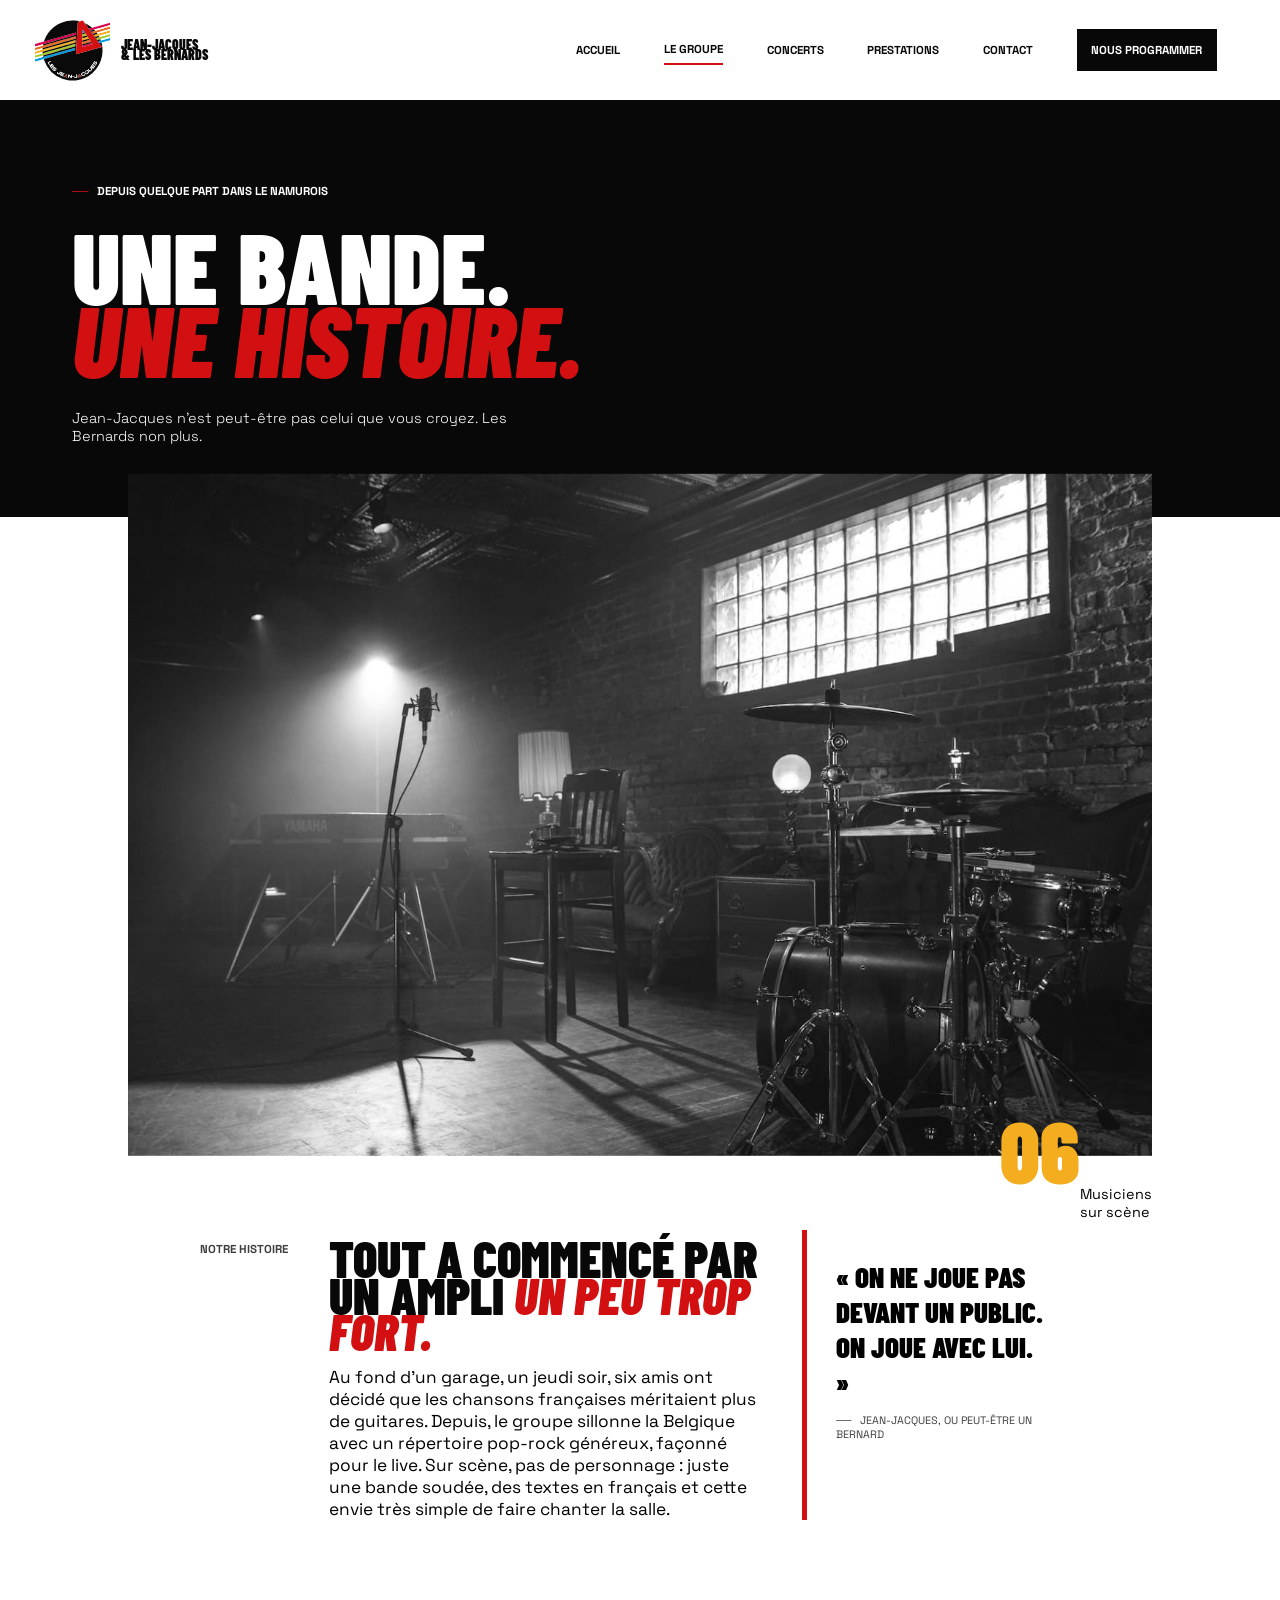
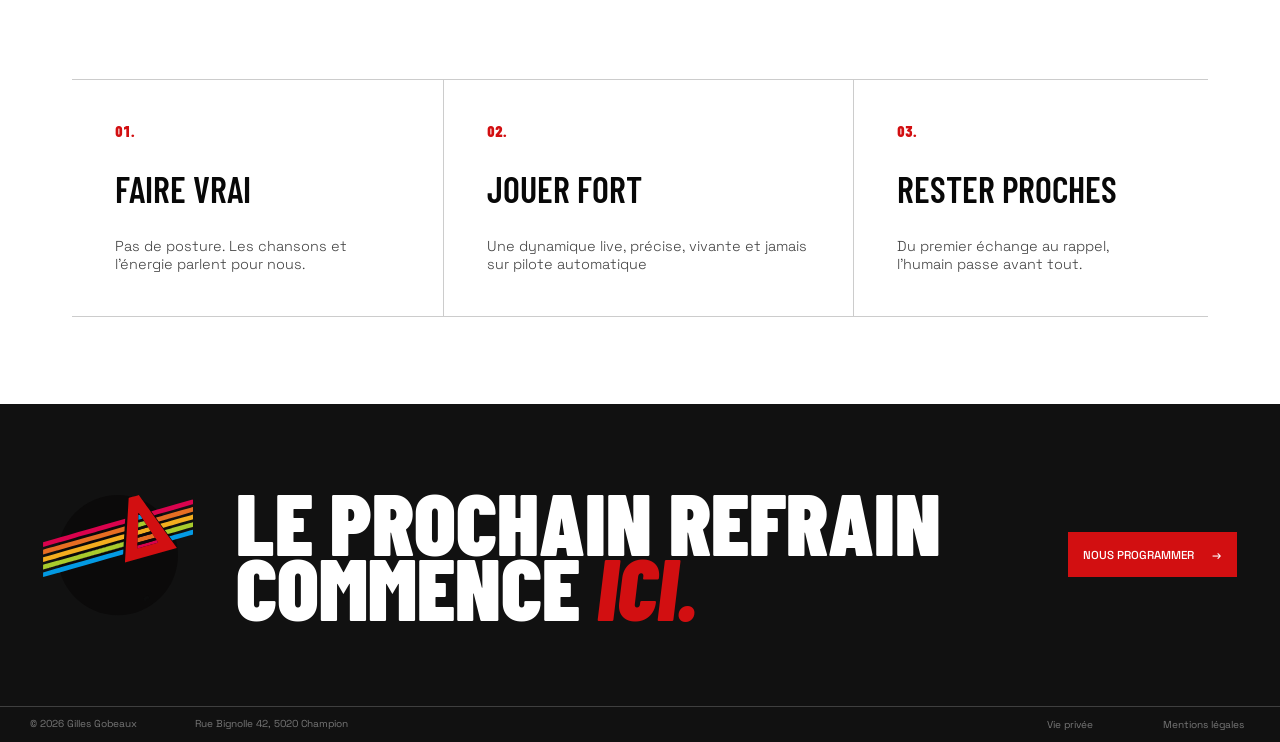
<file: public/about.html>
<!DOCTYPE html>
<html lang="fr">
<head>
    <meta charset="UTF-8">
    <meta name="viewport" content="width=device-width, initial-scale=1.0">
    <link rel="apple-touch-icon" sizes="180x180" href="favicons/apple-touch-icon.png">
    <link rel="icon" type="image/png" sizes="32x32" href="favicons/favicon-32x32.png">
    <link rel="icon" type="image/png" sizes="16x16" href="favicons/favicon-16x16.png">
    <link rel="manifest" href="favicons/site.webmanifest">
    <link rel="stylesheet" href="style.css">
    <title>Jean-Jacques & the Bernards - Le groupe</title>
</head>
<body>
    <header>
        <a href="index.html">
            <div id="logo-title">
                <img src="images/logo.svg" alt="logo de JEAN-JACQUES & LES BERNARDS" id="header-logo">
            <h2>JEAN-JACQUES <br> 
                & LES BERNARDS</h2>
            </div>
        </a>

            <input type="checkbox" id="menu-toggle">
            <label for="menu-toggle" id="burger"></label>

            <nav>
                <ul>
                    <li><a href="index.html">Accueil</a></li>
                    <li id="this-page"><a href="about.html">Le groupe</a></li>
                    <li><a href="gallery.html">Concerts</a></li>
                    <li><a href="services.html">Prestations</a></li>
                    <li><a href="contact.html">Contact</a></li>
                    <li id="book-us"><a href="contact.html">Nous programmer</a></li>
                </ul>
            </nav>    
    </header>

    <main>
        <section id="title-section">
            <h3>Depuis quelque part dans le Namurois</h3>

            <h1>Une bande. <br>
                <em>Une histoire.</em>
            </h1>

            <p id="subtitle">Jean-Jacques n'est peut-être pas celui que vous croyez. Les Bernards non plus.</p>
        </section>

        <section id="about-photo">
            <img src="./images/studio-compressed.jpg" alt="Une photo du studio de répétition des JJB">
            
            <div id="about-photo-text">
                <div id="numbers">06</div>
                
                <div id="musicians">
                    Musiciens <br>
                    sur scène
                </div>
            </div>
        </section>

        <section id="history">
            <h3>Notre histoire</h3>

            <div id="article-container">
                <h1>
                    Tout a commencé par un ampli
                    <em>un peu trop fort.</em>
                </h1>
                <p>Au fond d'un garage, un jeudi soir, six amis ont décidé que les chansons françaises méritaient plus de guitares. Depuis, le groupe sillonne la Belgique avec un répertoire pop-rock généreux, façonné pour le live. Sur scène, pas de personnage : juste une bande soudée, des textes en français et cette envie très simple de faire chanter la salle.</p>
            </div>
            
            <figure>
                <blockquote>&laquo; On ne joue pas devant un public. On joue avec lui. &raquo;</blockquote>
                
                <figcaption>Jean-Jacques, ou peut-être un Bernard</figcaption>
            </figure>            
        </section>

        <!-- section#values>ol>li>div.value>div.value-title{Faire vrai}+div.value-description{Pas de posture. Les chansons et l'énergie parlent pour nous.}^^li>div.value>div.value-title{Jouer fort}+div.value-description{Une dynamique live, précise, vivante et jamais sur pilote automatique}^^li>div.value>div.value-title{Rester proches}+div.value-description{Du premier échange au rappel, l'humain passe avant tout.}
         Celui-ci est costaud aussi dans son genre -->
         <section id="values">
            <ol>
                <li>
                    <div class="value">
                        <div class="value-title">Faire vrai</div>

                        <div class="value-description">Pas de posture. Les chansons et l'énergie parlent pour nous.</div>
                    </div>
                </li>
                <li id="second">
                    <div class="value">
                        <div class="value-title">Jouer fort</div>

                        <div class="value-description">Une dynamique live, précise, vivante et jamais sur pilote automatique</div>
                    </div>
                </li>
                <li>
                    <div class="value">
                        <div class="value-title">Rester proches</div>

                        <div class="value-description">Du premier échange au rappel, l'humain passe avant tout.</div>
                    </div>
                </li>
            </ol>
         </section>
    </main>

    <footer>
        <div id="footer-contact">
            <img src="images/logo-epurated-transparent.svg" alt="Logo de Jean-Jacques & Les Bernards" id="footer-logo">

            <h2>
                Le prochain refrain<br>
                Commence <em>ici.</em>
            </h2>

            <a href="contact.html" class="red-button">Nous programmer &nbsp;&nbsp;&nbsp;&nbsp; &rarr;</a>
        </div>

        <div id="legal-mentions">
            <ul>
                <li>&copy; 2026 Gilles Gobeaux</li>
                <li>Rue Bignolle 42, 5020 Champion</li>
            </ul>
            <ul id="links">
                <li>
                    <button popovertarget="pot-privacy" popovertargetaction="toggle">
                        Vie privée
                    </button>
                </li>
                <li>
                    <button popovertarget="pot-legal-mentions" popovertargetaction="toggle">
                        Mentions légales
                    </button>
                </li>
            </ul>
        </div>

        <div id="pot-privacy" class="pot-legal" popover="">
            <div class="test"><button class="pot-close-button" popovertarget="pot-privacy" popovertargetaction="hide">X</button></div>
            
            <div class="pot-second-half">
                <h3>Dernière mise à jour : 20/11/26</h3>
                
                <h2>Vie privée</h2>
                
                <h3>Responsable du traitement</h3>

                <p>
                    Gilles Gobeaux, pour le groupe Jean-Jacques & les Bernards <br> 
                Rue Monplaisir 13, 7972 Ellignies Ste Anne – Gilles.Gobeaux@gmail.com – +32493578917
                </p>

                <h3>Données collectées</h3>

                <p>
                    Via le formulaire de contact : nom, adresse e-mail, numéro de téléphone (facultatif), type d'évènement et contenu du message. <br>
                    Via un e-mail ou un appel direct : les données que vous choisissez de nous transmettre.
                </p>

                <h3>Finalité</h3>

                <p>
                    Ces données servent uniquement à répondre à votre demande et, le cas échéant, à préparer une offre et organiser la prestation. Elles ne sont jamais vendues, louées ni utilisées à des fins publicitaires.
                </p>

                <h3>Base légale</h3>

                <p>
                    Le traitement est nécessaire à l'exécution de mesures précontractuelles prises à votre demande (article 6.1.b du RGPD). Si une prestation est conclue, certaines données sont conservées pour respecter nos obligations comptables et fiscales (article 6.1.c).
                </p>

                <h3>Destinataires</h3>

                <p>
                    Les membres du groupe chargés du booking, ainsi que nos prestataires techniques : Guyteub pages et Formspree (parce que pourquoi pas ?). <br>
                    Ces prestataires agissent uniquement sur nos instructions.
                </p>

                <h3>Durée de conservation</h3>

                <p>
                    Sans suite donnée à votre demande : 6 mois après notre dernier échange. <br>
                    Si une prestation est conclue : pendant la durée imposée par la législation comptable et fiscale pour les documents liés à la facturation.
                </p>

                <h3>Vos droits</h3>

                <p>
                    Vous pouvez demander l'accès à vos données, leur rectification, leur effacement, la limitation du traitement, vous y opposer ou demander leur portabilité, en écrivant à <a href="mailto:RogerJacule@gmail.com">RogerJacule@gmail.com</a>. Nous répondons dans un délai d'un mois (ou pas). <br>
                    Vous pouvez également introduire une plainte auprès de l'Autorité de protection des données : <a href="http://www.autoriteprotectiondonnees.be">www.autoriteprotectiondonnees.be</a>.
                </p>

                <h3>Cookies</h3>

                <p>
                    Ce site n'utilise aucun cookie de suivi, de statistiques ou de publicité.
                </p>
            </div>
        </div>
        <div id="pot-legal-mentions" class="pot-legal" popover="">
            <div class="test"><button class="pot-close-button" popovertarget="pot-legal-mentions" popovertargetaction="hide">X</button></div>
            
            <div class="pot-second-half">
                <h3>Dernière mise à jour : 20/11/26</h3>
                
                <h2>Mentions légales</h2>

                <h3>Éditeur du site</h3>

                <p>
                    Gilles Gobeaux, pour le groupe Jean-Jacques & les Bernards (association de fait) <br>
                    Rue Monplaisir 13, 7972 Ellignies Ste Anne <br>
                    E-mail : Gilles.Gobeaux@gmail.com – Téléphone : +32493578917
                </p>

                <h3>Responsable de la publication</h3>

                <p>Gilles Gobeaux</p>

                <h3>Hébergement</h3>
                
                <p>Guyteub Pages</p>

                <h3>Réalisation</h3>
                
                <p>Conception et développement : Gilles Gobeaux</p>

                <h3>Propriété intellectuelle</h3>

                <p>
                    Les textes, photographies, logos et éléments graphiques de ce site appartiennent au groupe Jean-Jacques & les Bernards ou à Figma. Toute reproduction sans autorisation préalable est interdite. <br>
                    Les morceaux interprétés sont des reprises : les droits sur les œuvres originales appartiennent à leurs auteurs, compositeurs et éditeurs.
                </p>

                <h3>Responsabilité</h3>

                <p>
                    Les informations de ce site (dates, formules, contenu des prestations) sont données à titre indicatif et peuvent être modifiées. Les liens vers des sites externes n'engagent pas la responsabilité de l'éditeur.
                </p>

                <h3>Droit applicable</h3>

                <p>
                    Ce site est soumis au droit belge.
                </p>
            </div>
        </div>
    </footer>
</body>
</html>
</file>
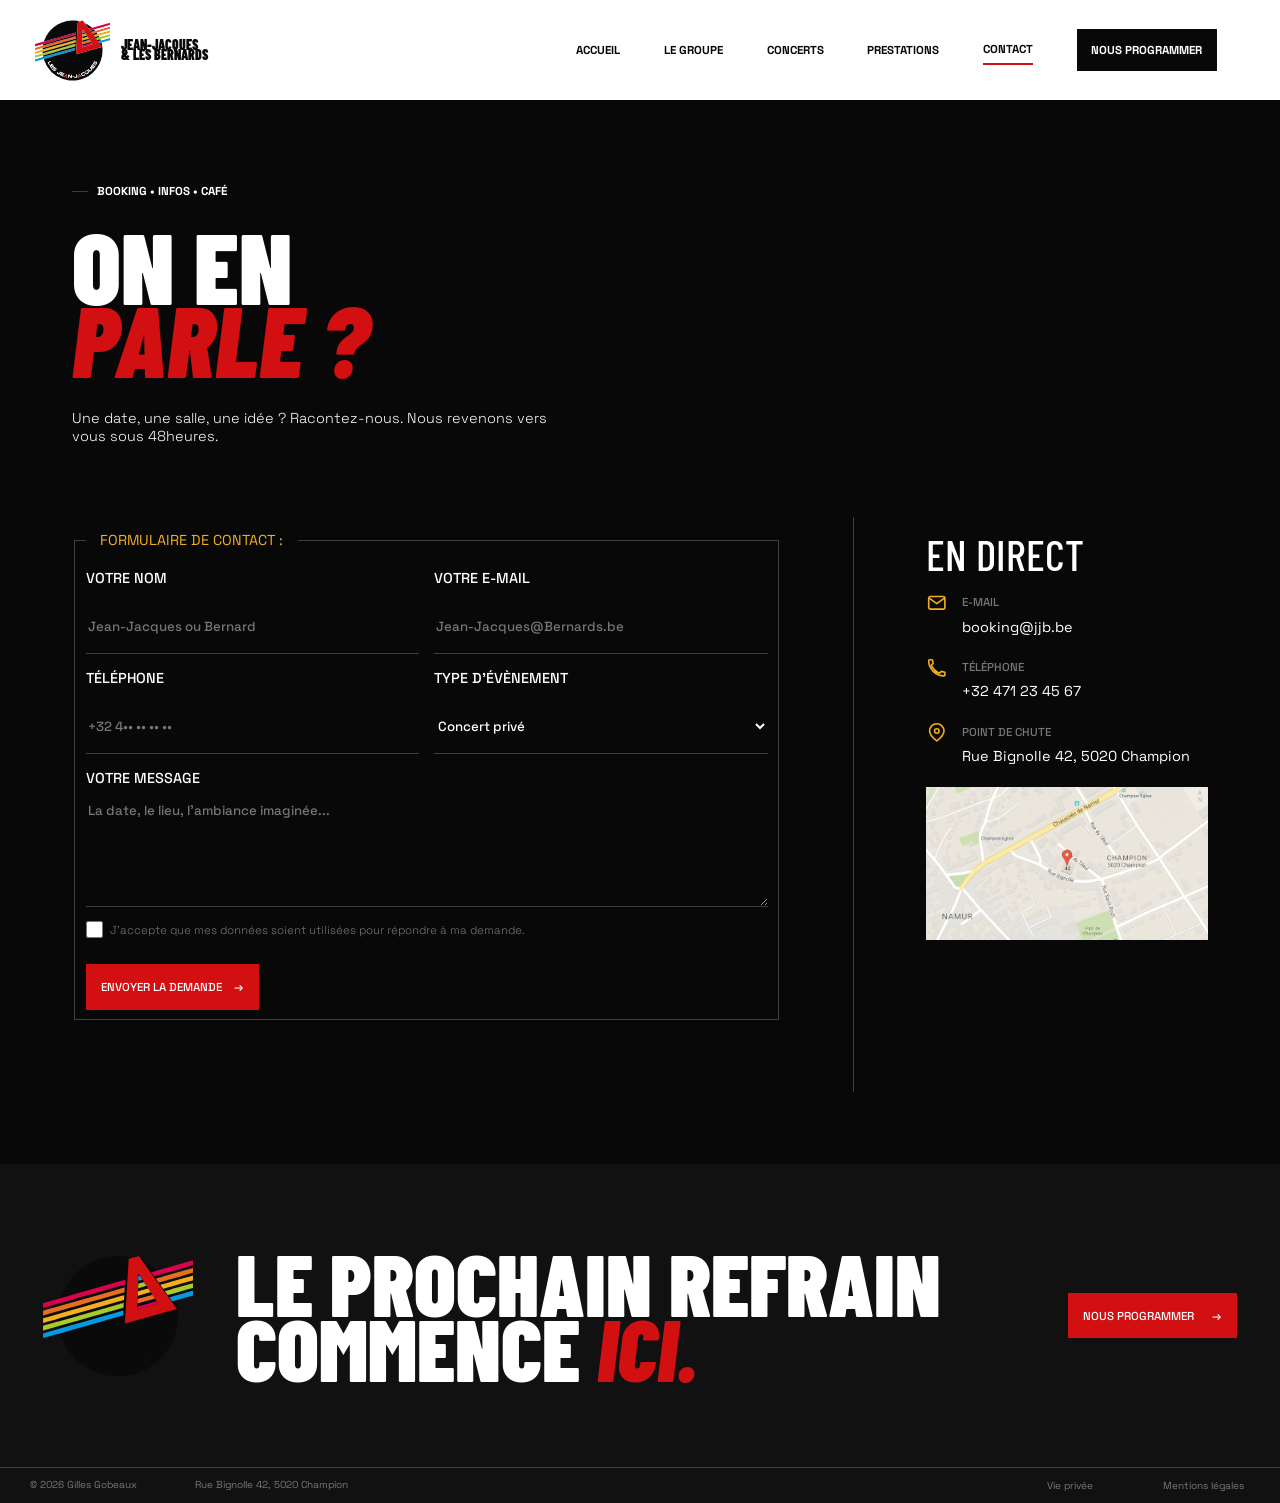
<file: public/contact.html>
<!DOCTYPE html>
<html lang="fr">
<head>
    <meta charset="UTF-8">
    <meta name="viewport" content="width=device-width, initial-scale=1.0">
    <link rel="apple-touch-icon" sizes="180x180" href="favicons/apple-touch-icon.png">
    <link rel="icon" type="image/png" sizes="32x32" href="favicons/favicon-32x32.png">
    <link rel="icon" type="image/png" sizes="16x16" href="favicons/favicon-16x16.png">
    <link rel="manifest" href="favicons/site.webmanifest">
    <link rel="stylesheet" href="style.css">
    <title>Document</title>
</head>
<body>
    <header>
        <a href="index.html">
            <div id="logo-title">
                <img src="images/logo.svg" alt="logo de JEAN-JACQUES & LES BERNARDS" id="header-logo">
            <h2>JEAN-JACQUES <br> 
                & LES BERNARDS</h2>
            </div>
        </a>

            <input type="checkbox" id="menu-toggle">
            <label for="menu-toggle" id="burger" aria-label="Menu"></label>

            <nav>
                <ul>
                    <li><a href="index.html">Accueil</a></li>
                    <li><a href="about.html">Le groupe</a></li>
                    <li><a href="gallery.html">Concerts</a></li>
                    <li><a href="services.html">Prestations</a></li>
                    <li id="this-page"><a href="contact.html">Contact</a></li>
                    <li id="book-us"><a href="contact.html">Nous programmer</a></li>
                </ul>
            </nav>    
    </header>

    <main>
        <section id="title-section">
            <h3>Booking &bull; Infos &bull; Café</h3>

            <h1>
                On en <br>
                <em>Parle ?</em>
            </h1>

            <p id="subtitle">Une date, une salle, une idée ? Racontez-nous. Nous revenons vers vous sous 48heures.</p>
        </section>

        <div id="contact-super-section">
            <section id="form-section">
                <form action="#" method="get">
                    <fieldset>
                        <legend>Formulaire de contact : </legend>

                        <input type="hidden" name="test-bot">
            
                        <label id="name">
                            Votre nom<br>
                            <input type="text" required name="name" placeholder="Jean-Jacques ou Bernard" autocomplete="name">
                        </label>

                        <label id="mail">
                            Votre e-mail<br>
                            <input type="email" required name="mail" placeholder="Jean-Jacques@Bernards.be" autocomplete="email">
                        </label>
            
                        <label id="phone">
                            Téléphone<br>
                            <input type="tel" name="phone" placeholder="+32 4&bull;&bull; &bull;&bull; &bull;&bull; &bull;&bull;" autocomplete="tel">
                        </label>

                        <label id="event-type">Type d'évènement<br>
                            <select name="formula" id="">
                                <option value="private-concert" selected="selected">
                                    Concert privé
                                </option>

                                <option value="festival">
                                    Festival & scène
                                </option>

                                <option value="acoustic">
                                    Set acoustique
                                </option>
                            </select>
                        </label>
            
                        <label id="message">
                            Votre message<br>

                            <textarea required name="message" rows="5" placeholder="La date, le lieu, l'ambiance imaginée..."></textarea>
                        </label>
                        <div id="data-acceptation">
                            <input type="checkbox" name="data-acceptation" required>

                            <label for="data-acceptation">
                                J'accepte que mes données soient utilisées pour répondre à ma demande.
                            </label>
                        </div>
                        <input id="send-button" class="red-button" type="submit" value="Envoyer la demande &nbsp;&nbsp;&nbsp;&rarr;"></input>
                    </fieldset>
                </form>
            </section>

            <section id="contact-informations">
                <h2>En direct</h2>

                <a href="mailto:booking@jjb.be" class="contact-fields">
                    <svg class="icon" viewBox="0 0 24 24" fill="none" stroke="currentColor" stroke-width="1.8" stroke-linecap="round" stroke-linejoin="round" aria-hidden="true"><rect x="3" y="5" width="18" height="14" rx="2"></rect><path d="m4 7 8 6 8-6"></path></svg>

                    <div class="field-details">
                        <small>E-mail</small>

                        <p>booking@jjb.be</p>
                    </div>
                </a>

                <a href="tel:+32471234567" class="contact-fields">
                    <svg class="icon" viewBox="0 0 24 24" fill="none" stroke="currentColor" stroke-width="1.8" stroke-linecap="round" stroke-linejoin="round" aria-hidden="true"><path d="M7 3H4a1 1 0 0 0-1 1c0 9.4 7.6 17 17 17a1 1 0 0 0 1-1v-3l-4-1-2 2c-4-1.5-7.5-5-9-9l2-2-1-4Z"></path></svg>

                    <div class="field-details">
                        <small>Téléphone</small>

                        <p>+32 471 23 45 67</p>
                    </div>
                </a>

                <div class="contact-fields">
                    <svg class="icon" viewBox="0 0 24 24" fill="none" stroke="currentColor" stroke-width="1.8" stroke-linecap="round" stroke-linejoin="round" aria-hidden="true"><path d="M20 10c0 5-8 11-8 11S4 15 4 10a8 8 0 1 1 16 0Z"></path><circle cx="12" cy="10" r="2.5"></circle></svg>

                    <div class="field-details">
                        <small>Point de chute</small>

                        <p>Rue Bignolle 42, 5020 Champion</p>
                    </div>
                </div>

                <img src="images/map.jpg" alt="Carte montrant où se situe l'adresse de JJB">
            </section>
        </div>
    </main>

    <footer>
        <div id="footer-contact">
            <img src="images/logo-epurated-transparent.svg" alt="Logo de Jean-Jacques & Les Bernards" id="footer-logo">

            <h2>
                Le prochain refrain<br>
                Commence <em>ici.</em>
            </h2>

            <a href="contact.html" class="red-button">Nous programmer &nbsp;&nbsp;&nbsp;&nbsp; &rarr;</a>
        </div>

        <div id="legal-mentions">
            <ul>
                <li>&copy; 2026 Gilles Gobeaux</li>
                <li>Rue Bignolle 42, 5020 Champion</li>
            </ul>
            <ul id="links">
                <li>
                    <button popovertarget="pot-privacy" popovertargetaction="toggle">
                        Vie privée
                    </button>
                </li>
                <li>
                    <button popovertarget="pot-legal-mentions" popovertargetaction="toggle">
                        Mentions légales
                    </button>
                </li>
            </ul>
        </div>

        <div id="pot-privacy" class="pot-legal" popover="">
            <div class="test"><button class="pot-close-button" popovertarget="pot-privacy" popovertargetaction="hide">X</button></div>
            
            <div class="pot-second-half">
                <h3>Dernière mise à jour : 20/11/26</h3>
                
                <h2>Vie privée</h2>
                
                <h3>Responsable du traitement</h3>

                <p>
                    Gilles Gobeaux, pour le groupe Jean-Jacques & les Bernards <br> 
                Rue Monplaisir 13, 7972 Ellignies Ste Anne – Gilles.Gobeaux@gmail.com – +32493578917
                </p>

                <h3>Données collectées</h3>

                <p>
                    Via le formulaire de contact : nom, adresse e-mail, numéro de téléphone (facultatif), type d'évènement et contenu du message. <br>
                    Via un e-mail ou un appel direct : les données que vous choisissez de nous transmettre.
                </p>

                <h3>Finalité</h3>

                <p>
                    Ces données servent uniquement à répondre à votre demande et, le cas échéant, à préparer une offre et organiser la prestation. Elles ne sont jamais vendues, louées ni utilisées à des fins publicitaires.
                </p>

                <h3>Base légale</h3>

                <p>
                    Le traitement est nécessaire à l'exécution de mesures précontractuelles prises à votre demande (article 6.1.b du RGPD). Si une prestation est conclue, certaines données sont conservées pour respecter nos obligations comptables et fiscales (article 6.1.c).
                </p>

                <h3>Destinataires</h3>

                <p>
                    Les membres du groupe chargés du booking, ainsi que nos prestataires techniques : Guyteub pages et Formspree (parce que pourquoi pas ?). <br>
                    Ces prestataires agissent uniquement sur nos instructions.
                </p>

                <h3>Durée de conservation</h3>

                <p>
                    Sans suite donnée à votre demande : 6 mois après notre dernier échange. <br>
                    Si une prestation est conclue : pendant la durée imposée par la législation comptable et fiscale pour les documents liés à la facturation.
                </p>

                <h3>Vos droits</h3>

                <p>
                    Vous pouvez demander l'accès à vos données, leur rectification, leur effacement, la limitation du traitement, vous y opposer ou demander leur portabilité, en écrivant à <a href="mailto:RogerJacule@gmail.com">RogerJacule@gmail.com</a>. Nous répondons dans un délai d'un mois (ou pas). <br>
                    Vous pouvez également introduire une plainte auprès de l'Autorité de protection des données : <a href="http://www.autoriteprotectiondonnees.be">www.autoriteprotectiondonnees.be</a>.
                </p>

                <h3>Cookies</h3>

                <p>
                    Ce site n'utilise aucun cookie de suivi, de statistiques ou de publicité.
                </p>
            </div>
        </div>
        <div id="pot-legal-mentions" class="pot-legal" popover="">
            <div class="test"><button class="pot-close-button" popovertarget="pot-legal-mentions" popovertargetaction="hide">X</button></div>
            
            <div class="pot-second-half">
                <h3>Dernière mise à jour : 20/11/26</h3>
                
                <h2>Mentions légales</h2>

                <h3>Éditeur du site</h3>

                <p>
                    Gilles Gobeaux, pour le groupe Jean-Jacques & les Bernards (association de fait) <br>
                    Rue Monplaisir 13, 7972 Ellignies Ste Anne <br>
                    E-mail : Gilles.Gobeaux@gmail.com – Téléphone : +32493578917
                </p>

                <h3>Responsable de la publication</h3>

                <p>Gilles Gobeaux</p>

                <h3>Hébergement</h3>
                
                <p>Guyteub Pages</p>

                <h3>Réalisation</h3>
                
                <p>Conception et développement : Gilles Gobeaux</p>

                <h3>Propriété intellectuelle</h3>

                <p>
                    Les textes, photographies, logos et éléments graphiques de ce site appartiennent au groupe Jean-Jacques & les Bernards ou à Figma. Toute reproduction sans autorisation préalable est interdite. <br>
                    Les morceaux interprétés sont des reprises : les droits sur les œuvres originales appartiennent à leurs auteurs, compositeurs et éditeurs.
                </p>

                <h3>Responsabilité</h3>

                <p>
                    Les informations de ce site (dates, formules, contenu des prestations) sont données à titre indicatif et peuvent être modifiées. Les liens vers des sites externes n'engagent pas la responsabilité de l'éditeur.
                </p>

                <h3>Droit applicable</h3>

                <p>
                    Ce site est soumis au droit belge.
                </p>
            </div>
        </div>
    </footer>
</body>
</html>
</file>
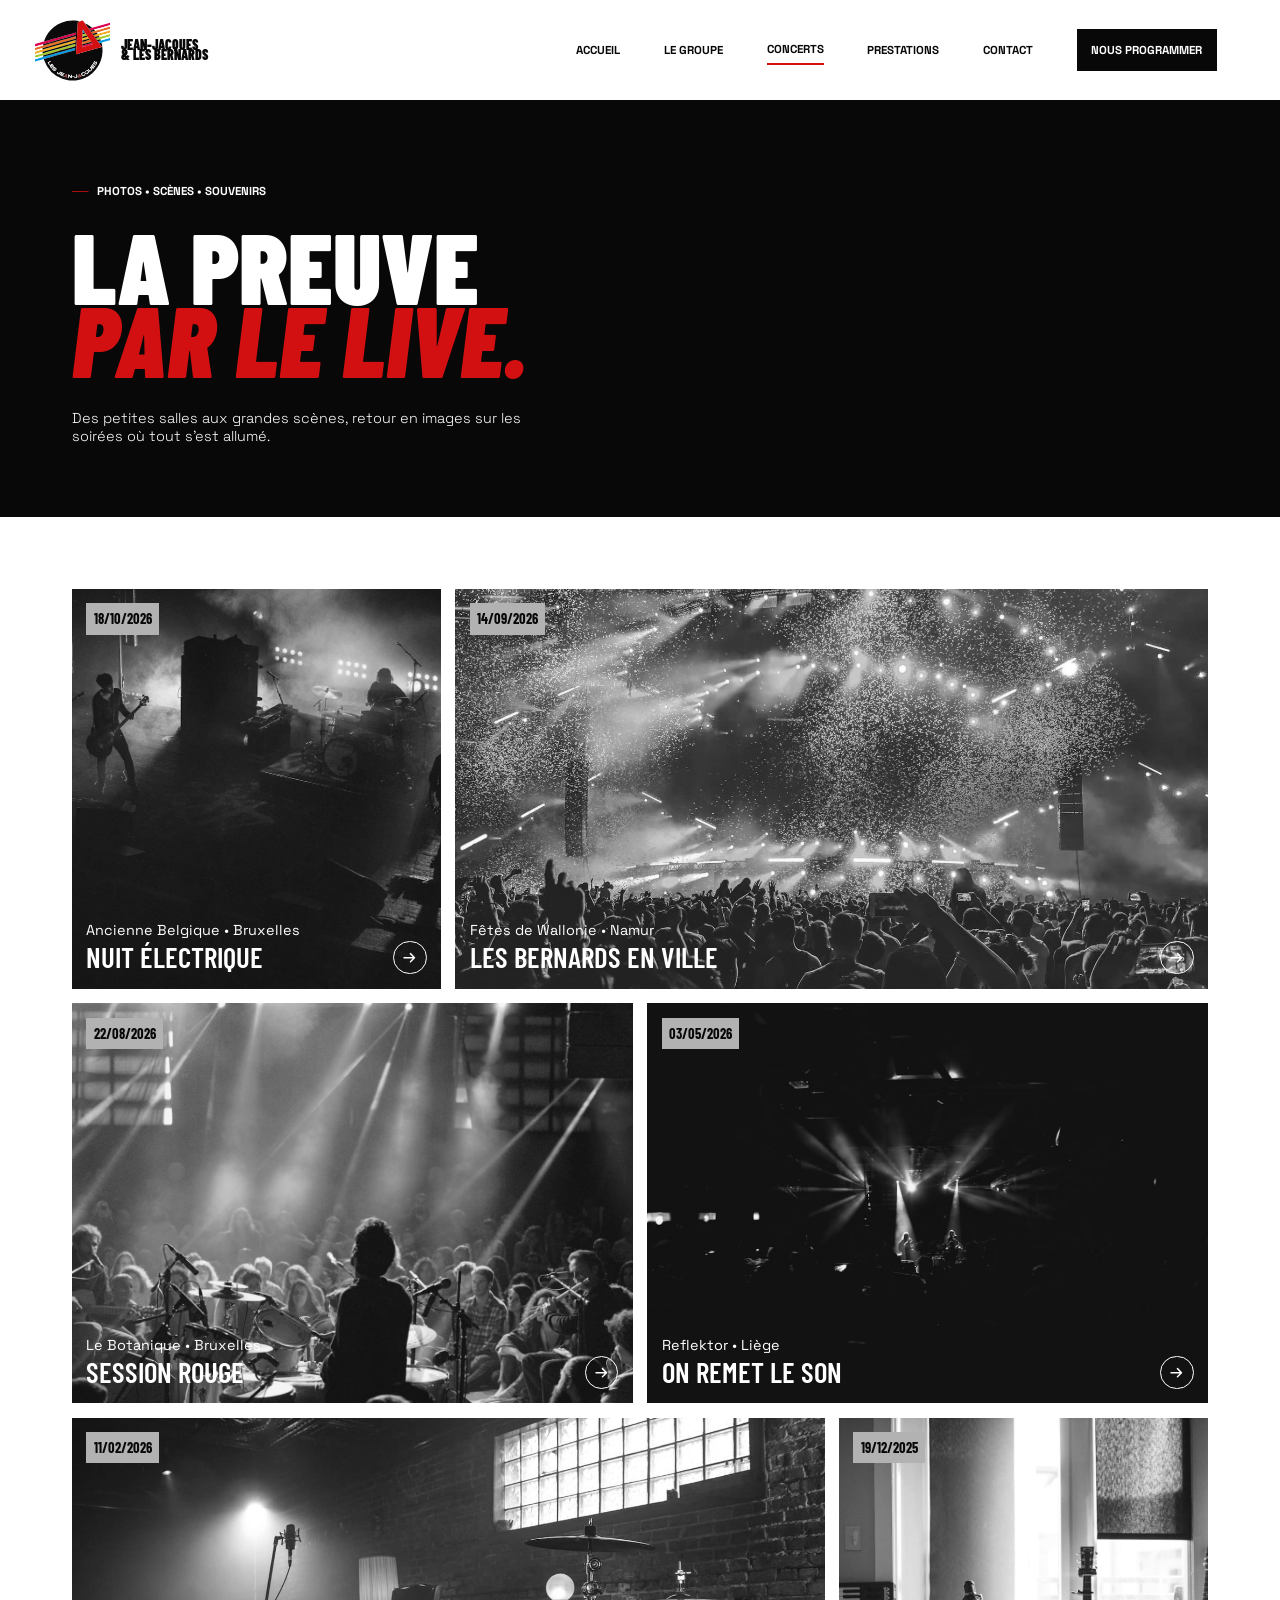
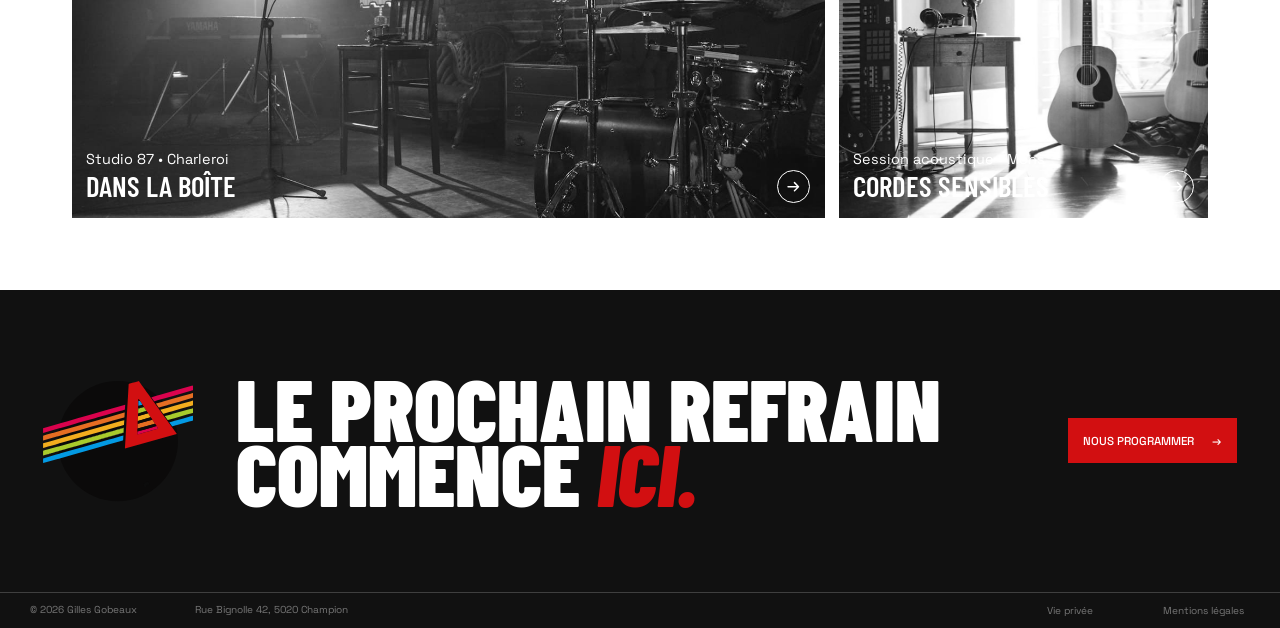
<file: public/gallery.html>
<!DOCTYPE html>
<html lang="fr">
<head>
    <meta charset="UTF-8">
    <meta name="viewport" content="width=device-width, initial-scale=1.0">
    <link rel="apple-touch-icon" sizes="180x180" href="favicons/apple-touch-icon.png">
    <link rel="icon" type="image/png" sizes="32x32" href="favicons/favicon-32x32.png">
    <link rel="icon" type="image/png" sizes="16x16" href="favicons/favicon-16x16.png">
    <link rel="manifest" href="favicons/site.webmanifest">
    <link rel="stylesheet" href="style.css">
    <title>Document</title>
</head>
<body>
    <header>
        <a href="index.html">
            <div id="logo-title">
                <img src="images/logo.svg" alt="logo de JEAN-JACQUES & LES BERNARDS" id="header-logo">
            <h2>JEAN-JACQUES <br> 
                & LES BERNARDS</h2>
            </div>
        </a>

            <input type="checkbox" id="menu-toggle">
            <label for="menu-toggle" id="burger" aria-label="Menu"></label>

            <nav>
                <ul>
                    <li><a href="index.html">Accueil</a></li>
                    <li><a href="about.html">Le groupe</a></li>
                    <li id="this-page"><a href="gallery.html">Concerts</a></li>
                    <li><a href="services.html">Prestations</a></li>
                    <li><a href="contact.html">Contact</a></li>
                    <li id="book-us"><a href="contact.html">Nous programmer</a></li>
                </ul>
            </nav>    
    </header>

    <main>
        <section id="title-section">
            <h3>Photos &bull; Scènes &bull; Souvenirs</h3>

            <h1>
                La preuve<br>
                <em>par le live.</em>
            </h1>

            <p id="subtitle">Des petites salles aux grandes scènes, retour en images sur les soirées où tout s'est allumé.</p>
        </section>
        <!--(div#pot-concert-$[popover]>(div.pot-concert-first-half>button.pot-close-button[popovertarget="pot-concert-$" popovertargetaction="hide"]{X})+div.pot-second-half>h3+h2+p+p{Une salle pleine, des refrains repris au premier rang et un rappel qui s'est prolongé bien après l'heure prévue}+a.red-button[href="/contact.html"]{programmer le groupe &rarr;})*6 -->
        <section id="lives">
            <div class="live-card" id="lc1">
                <div class="date">18/10/2026</div>

                <div class="concert-content">
                    <div class="title-container">
                        <div class="concert-place">Ancienne Belgique &bull; Bruxelles</div>
                        <div class="concert-title">Nuit électrique</div>
                    </div>

                    <button class="concert-arrow" popovertarget="pot-concert-1" popovertargetaction="toggle">
                        <svg class="icon" viewBox="0 0 24 24" fill="none" stroke="currentColor" stroke-width="1.8" stroke-linecap="round" stroke-linejoin="round" aria-hidden="true">
                            <path d="M5 12h13m-5-5 5 5-5 5"></path>
                        </svg>
                    </button>
                </div>

            </div>

            <div id="pot-concert-1" popover="">
                <div class="pot-concert-first-half"><button class="pot-close-button" popovertarget="pot-concert-1" popovertargetaction="hide">X</button></div>
                
                <div class="pot-second-half">
                    <h3>18/10/26</h3>

                    <h2>Nuit électrique</h2>

                    <p>Ancienne Belgique &bull; Bruxelles</p>

                    <p>Une salle pleine, des refrains repris au premier rang et un rappel qui s'est prolongé bien après l'heure prévue</p>
                    
                    <a href="contact.html" class="red-button">programmer le groupe &rarr;</a>
                </div>
            </div>

            <div class="live-card" id="lc2">
                <div class="date">14/09/2026</div>

                <div class="concert-content">
                    <div class="title-container">
                        <div class="concert-place">Fêtes de Wallonie &bull; Namur</div>
                        <div class="concert-title">Les Bernards en ville</div>
                    </div>

                    <button class="concert-arrow" popovertarget="pot-concert-2" popovertargetaction="toggle">
                        <svg class="icon" viewBox="0 0 24 24" fill="none" stroke="currentColor" stroke-width="1.8" stroke-linecap="round" stroke-linejoin="round" aria-hidden="true">
                            <path d="M5 12h13m-5-5 5 5-5 5"></path>
                        </svg>
                    </button>
                </div>
            </div>

            <div id="pot-concert-2" popover="">
                <div class="pot-concert-first-half"><button class="pot-close-button" popovertarget="pot-concert-2" popovertargetaction="hide">X</button></div>
                
                <div class="pot-second-half">
                    <h3>14/09/26</h3>

                    <h2>Les Bernards en ville</h2>

                    <p>Fêtes de Wallonie · Namur</p>

                    <p>Une salle pleine, des refrains repris au premier rang et un rappel qui s'est prolongé bien après l'heure prévue</p>
                   
                    <a href="contact.html" class="red-button">programmer le groupe &rarr;</a>
                </div>
            </div>

            <div class="live-card" id="lc3">
                <div class="date">22/08/2026</div>

                <div class="concert-content">
                    <div class="title-container">
                        <div class="concert-place">Le Botanique &bull; Bruxelles</div>
                        <div class="concert-title">Session rouge</div>
                    </div>        

                    <button class="concert-arrow" popovertarget="pot-concert-3" popovertargetaction="toggle">
                        <svg class="icon" viewBox="0 0 24 24" fill="none" stroke="currentColor" stroke-width="1.8" stroke-linecap="round" stroke-linejoin="round" aria-hidden="true">
                            <path d="M5 12h13m-5-5 5 5-5 5"></path>
                        </svg>
                    </button>
                </div>
            </div>

            <div id="pot-concert-3" popover="">
                <div class="pot-concert-first-half"><button class="pot-close-button" popovertarget="pot-concert-3" popovertargetaction="hide">X</button></div>
                
                <div class="pot-second-half">
                    <h3>22/06/26</h3>

                    <h2>Session rouge</h2>

                    <p>Le Botanique &bull; Bruxelles</p>

                    <p>Une salle pleine, des refrains repris au premier rang et un rappel qui s'est prolongé bien après l'heure prévue</p>
                    
                    <a href="contact.html" class="red-button">programmer le groupe &rarr;</a>
                </div>
            </div>

            <div class="live-card" id="lc4">
                <div class="date">03/05/2026</div>

                <div class="concert-content">
                    <div class="title-container">
                        <div class="concert-place">Reflektor &bull; Liège</div>
                        <div class="concert-title">On remet le son</div>
                    </div>

                    <button class="concert-arrow" popovertarget="pot-concert-4" popovertargetaction="toggle">
                        <svg class="icon" viewBox="0 0 24 24" fill="none" stroke="currentColor" stroke-width="1.8" stroke-linecap="round" stroke-linejoin="round" aria-hidden="true">
                            <path d="M5 12h13m-5-5 5 5-5 5"></path>
                        </svg>
                    </button>
                </div>
            </div>

            <div id="pot-concert-4" popover="">
                <div class="pot-concert-first-half"><button class="pot-close-button" popovertarget="pot-concert-4" popovertargetaction="hide">X</button></div>
                
                <div class="pot-second-half">
                    <h3>03/05/26</h3>
                    
                    <h2>On remet le son</h2>
                    
                    <p>Reflektor &bull; Liège</p>
                    
                    <p>Une salle pleine, des refrains repris au premier rang et un rappel qui s'est prolongé bien après l'heure prévue</p>
                    
                    <a href="contact.html" class="red-button">programmer le groupe &rarr;</a>
                </div>
            </div>

            <div class="live-card" id="lc5">
                <div class="date">11/02/2026</div>

                <div class="concert-content">
                    <div class="title-container">
                        <div class="concert-place">Studio 87 &bull; Charleroi</div>
                        <div class="concert-title">Dans la boîte</div>
                    </div>

                    <button class="concert-arrow" popovertarget="pot-concert-5" popovertargetaction="toggle">
                        <svg class="icon" viewBox="0 0 24 24" fill="none" stroke="currentColor" stroke-width="1.8" stroke-linecap="round" stroke-linejoin="round" aria-hidden="true">
                            <path d="M5 12h13m-5-5 5 5-5 5"></path>
                        </svg>
                    </button>
                </div>
            </div>
           
            </div>
            <div id="pot-concert-5" popover="">
                <div class="pot-concert-first-half"><button class="pot-close-button" popovertarget="pot-concert-5" popovertargetaction="hide">X</button></div>
                
                <div class="pot-second-half">
                    <h3>11/02/26</h3>
                    
                    <h2>Dans la boîte</h2>
                    
                    <p>Studio 87 &bull; Charleroi</p>
                   
                    <p>Une salle pleine, des refrains repris au premier rang et un rappel qui s'est prolongé bien après l'heure prévue</p>
                    
                    <a href="contact.html" class="red-button">programmer le groupe &rarr;</a>
                </div>
            </div>

            <div class="live-card" id="lc6">
                <div class="date">19/12/2025</div>

                <div class="concert-content">
                    <div class="title-container">
                        <div class="concert-place">Session acoustique &bull; Mons</div>
                        <div class="concert-title">Cordes sensibles</div>
                    </div>

                    <button class="concert-arrow" popovertarget="pot-concert-6" popovertargetaction="toggle">
                        <svg class="icon" viewBox="0 0 24 24" fill="none" stroke="currentColor" stroke-width="1.8" stroke-linecap="round" stroke-linejoin="round" aria-hidden="true">
                            <path d="M5 12h13m-5-5 5 5-5 5"></path>
                        </svg>
                    </button>
                </div>
            </div>

            <div id="pot-concert-6" popover="">
                <div class="pot-concert-first-half"><button class="pot-close-button" popovertarget="pot-concert-6" popovertargetaction="hide">X</button></div>
                
                <div class="pot-second-half">
                    <h3>19/12/25</h3>
                   
                    <h2>Cordes sensibles</h2>
                  
                    <p>Session acoustique &bull; Mons</p>
                  
                    <p>Une salle pleine, des refrains repris au premier rang et un rappel qui s'est prolongé bien après l'heure prévue</p>
                    <a href="contact.html" class="red-button">programmer le groupe &rarr;</a>
                </div>
            </div>
        </section>
    </main>


    <footer>
        <div id="footer-contact">
            <img src="images/logo-epurated-transparent.svg" alt="Logo de Jean-Jacques & Les Bernards" id="footer-logo">

            <h2>
                Le prochain refrain<br>
                Commence <em>ici.</em>
            </h2>

            <a href="contact.html" class="red-button">Nous programmer &nbsp;&nbsp;&nbsp;&nbsp; &rarr;</a>
        </div>

        <div id="legal-mentions">
            <ul>
                <li>&copy; 2026 Gilles Gobeaux</li>
                <li>Rue Bignolle 42, 5020 Champion</li>
            </ul>
            <ul id="links">
                <li>
                    <button popovertarget="pot-privacy" popovertargetaction="toggle">
                        Vie privée
                    </button>
                </li>
                <li>
                    <button popovertarget="pot-legal-mentions" popovertargetaction="toggle">
                        Mentions légales
                    </button>
                </li>
            </ul>
        </div>

        <div id="pot-privacy" class="pot-legal" popover="">
            <div class="test"><button class="pot-close-button" popovertarget="pot-privacy" popovertargetaction="hide">X</button></div>
            
            <div class="pot-second-half">
                <h3>Dernière mise à jour : 20/11/26</h3>
                
                <h2>Vie privée</h2>
                
                <h3>Responsable du traitement</h3>

                <p>
                    Gilles Gobeaux, pour le groupe Jean-Jacques & les Bernards <br> 
                Rue Monplaisir 13, 7972 Ellignies Ste Anne – Gilles.Gobeaux@gmail.com – +32493578917
                </p>

                <h3>Données collectées</h3>

                <p>
                    Via le formulaire de contact : nom, adresse e-mail, numéro de téléphone (facultatif), type d'évènement et contenu du message. <br>
                    Via un e-mail ou un appel direct : les données que vous choisissez de nous transmettre.
                </p>

                <h3>Finalité</h3>

                <p>
                    Ces données servent uniquement à répondre à votre demande et, le cas échéant, à préparer une offre et organiser la prestation. Elles ne sont jamais vendues, louées ni utilisées à des fins publicitaires.
                </p>

                <h3>Base légale</h3>

                <p>
                    Le traitement est nécessaire à l'exécution de mesures précontractuelles prises à votre demande (article 6.1.b du RGPD). Si une prestation est conclue, certaines données sont conservées pour respecter nos obligations comptables et fiscales (article 6.1.c).
                </p>

                <h3>Destinataires</h3>

                <p>
                    Les membres du groupe chargés du booking, ainsi que nos prestataires techniques : Guyteub pages et Formspree (parce que pourquoi pas ?). <br>
                    Ces prestataires agissent uniquement sur nos instructions.
                </p>

                <h3>Durée de conservation</h3>

                <p>
                    Sans suite donnée à votre demande : 6 mois après notre dernier échange. <br>
                    Si une prestation est conclue : pendant la durée imposée par la législation comptable et fiscale pour les documents liés à la facturation.
                </p>

                <h3>Vos droits</h3>

                <p>
                    Vous pouvez demander l'accès à vos données, leur rectification, leur effacement, la limitation du traitement, vous y opposer ou demander leur portabilité, en écrivant à <a href="mailto:RogerJacule@gmail.com">RogerJacule@gmail.com</a>. Nous répondons dans un délai d'un mois (ou pas). <br>
                    Vous pouvez également introduire une plainte auprès de l'Autorité de protection des données : <a href="http://www.autoriteprotectiondonnees.be">www.autoriteprotectiondonnees.be</a>.
                </p>

                <h3>Cookies</h3>

                <p>
                    Ce site n'utilise aucun cookie de suivi, de statistiques ou de publicité.
                </p>
            </div>
        </div>
        <div id="pot-legal-mentions" class="pot-legal" popover="">
            <div class="test"><button class="pot-close-button" popovertarget="pot-legal-mentions" popovertargetaction="hide">X</button></div>
            
            <div class="pot-second-half">
                <h3>Dernière mise à jour : 20/11/26</h3>
                
                <h2>Mentions légales</h2>

                <h3>Éditeur du site</h3>

                <p>
                    Gilles Gobeaux, pour le groupe Jean-Jacques & les Bernards (association de fait) <br>
                    Rue Monplaisir 13, 7972 Ellignies Ste Anne <br>
                    E-mail : Gilles.Gobeaux@gmail.com – Téléphone : +32493578917
                </p>

                <h3>Responsable de la publication</h3>

                <p>Gilles Gobeaux</p>

                <h3>Hébergement</h3>
                
                <p>Guyteub Pages</p>

                <h3>Réalisation</h3>
                
                <p>Conception et développement : Gilles Gobeaux</p>

                <h3>Propriété intellectuelle</h3>

                <p>
                    Les textes, photographies, logos et éléments graphiques de ce site appartiennent au groupe Jean-Jacques & les Bernards ou à Figma. Toute reproduction sans autorisation préalable est interdite. <br>
                    Les morceaux interprétés sont des reprises : les droits sur les œuvres originales appartiennent à leurs auteurs, compositeurs et éditeurs.
                </p>

                <h3>Responsabilité</h3>

                <p>
                    Les informations de ce site (dates, formules, contenu des prestations) sont données à titre indicatif et peuvent être modifiées. Les liens vers des sites externes n'engagent pas la responsabilité de l'éditeur.
                </p>

                <h3>Droit applicable</h3>

                <p>
                    Ce site est soumis au droit belge.
                </p>
            </div>
        </div>
    </footer>
    
</body>
</html>
</file>
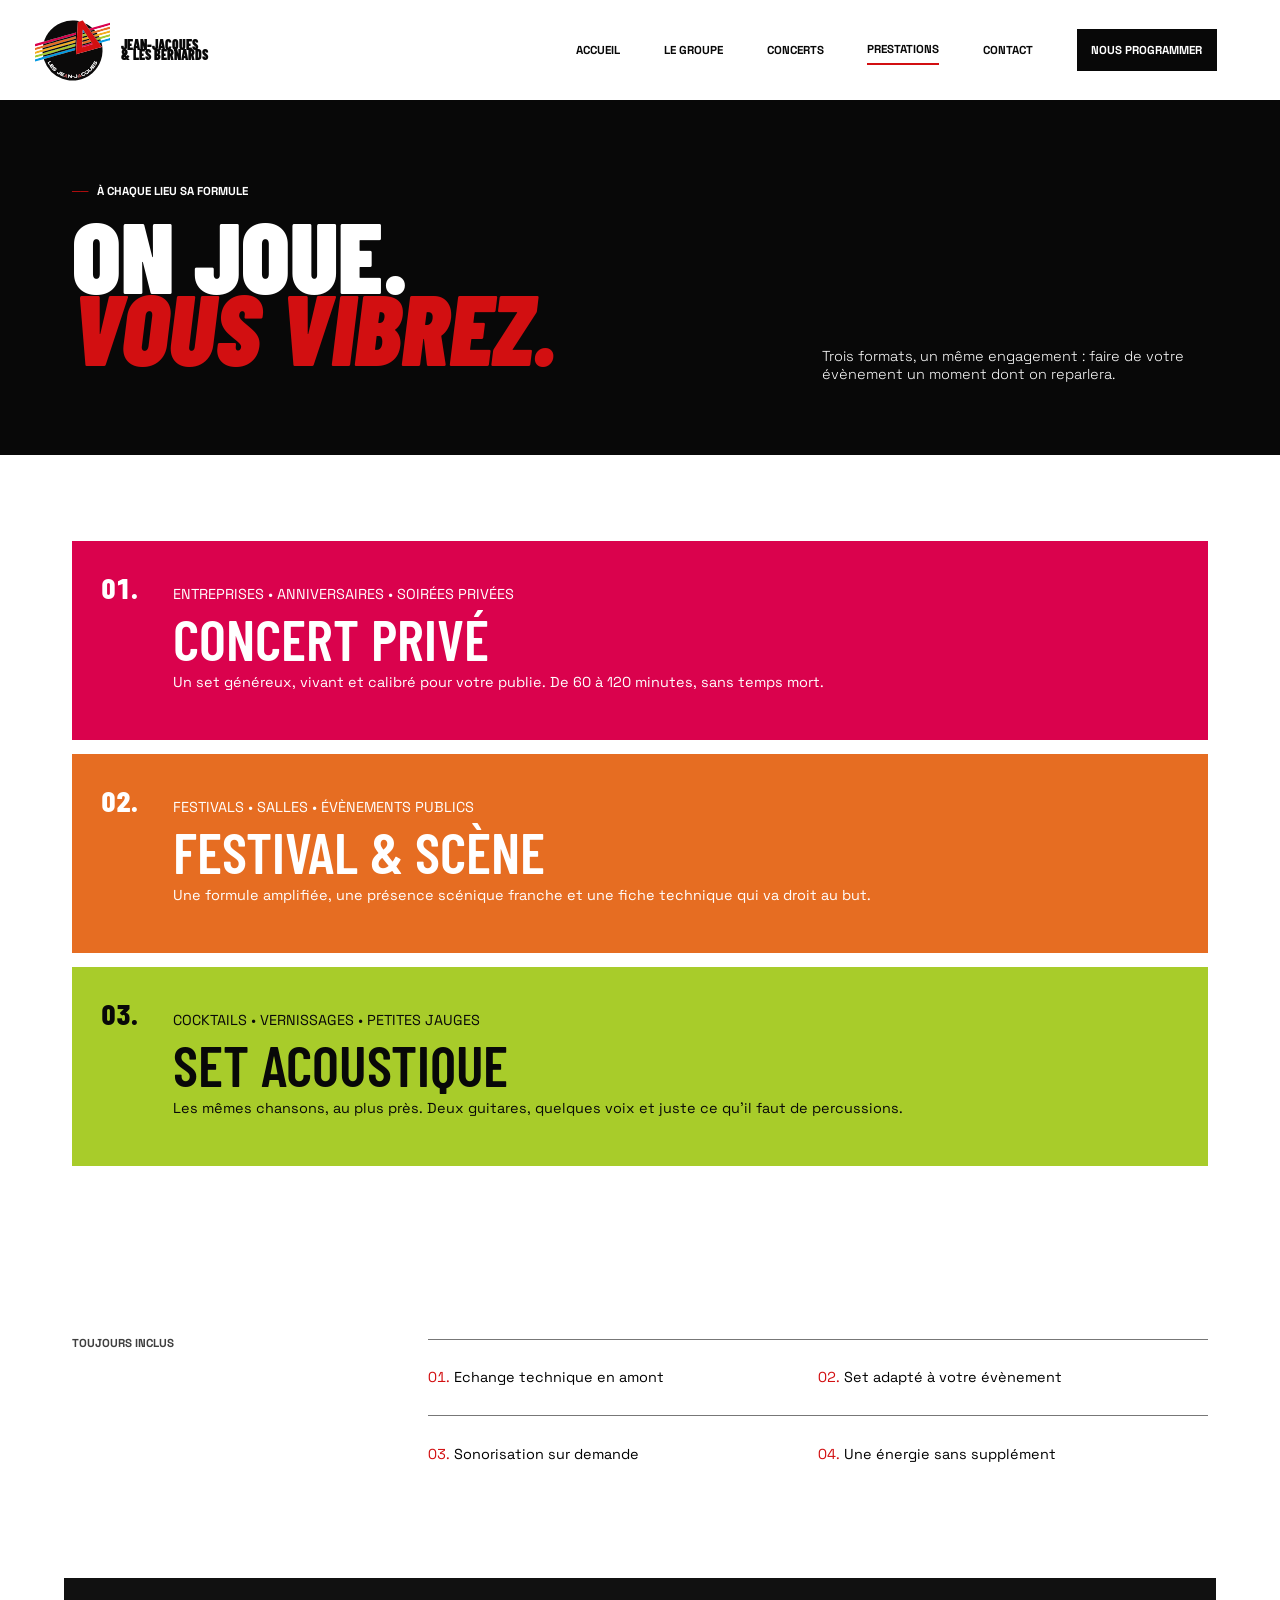
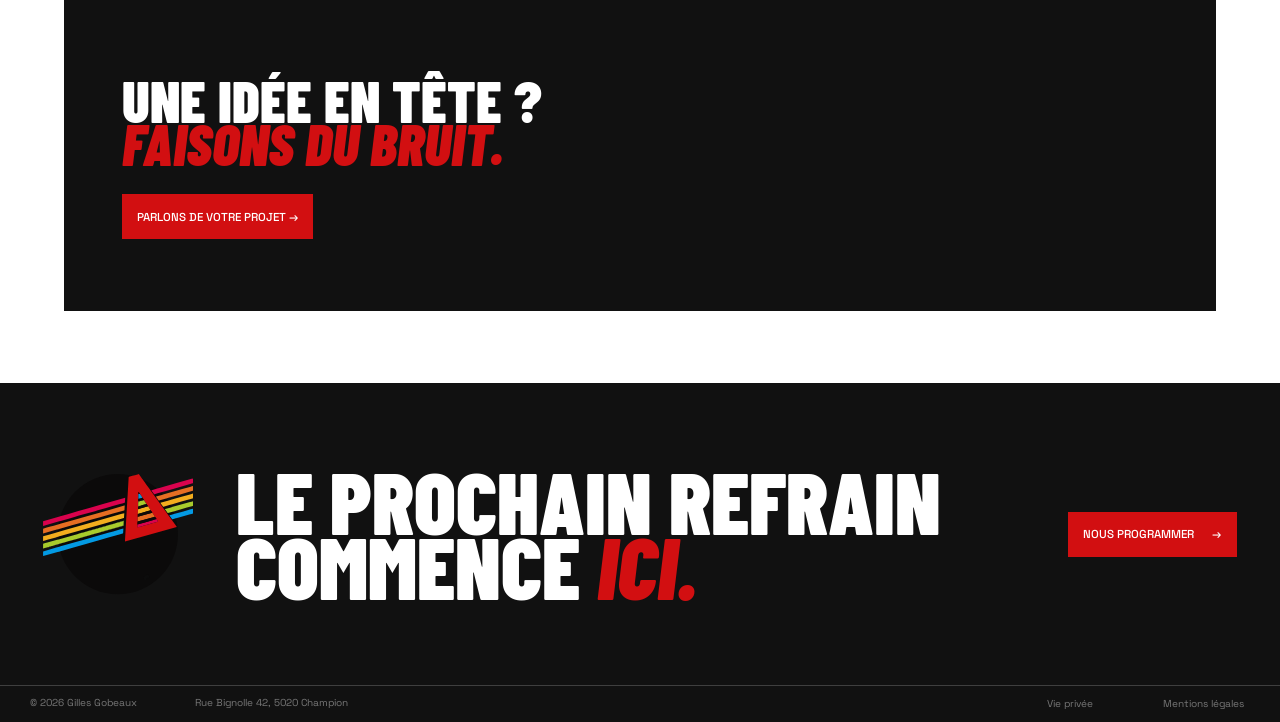
<file: public/services.html>
<!DOCTYPE html>
<html lang="fr">
<head>
    <meta charset="UTF-8">
    <meta name="viewport" content="width=device-width, initial-scale=1.0">
    <link rel="apple-touch-icon" sizes="180x180" href="favicons/apple-touch-icon.png">
    <link rel="icon" type="image/png" sizes="32x32" href="favicons/favicon-32x32.png">
    <link rel="icon" type="image/png" sizes="16x16" href="favicons/favicon-16x16.png">
    <link rel="manifest" href="favicons/site.webmanifest">
    <link rel="stylesheet" href="style.css">
    <title>Document</title>
</head>
<body>
    <header>
        <a href="index.html">
            <div id="logo-title">
                <img src="images/logo.svg" alt="logo de JEAN-JACQUES & LES BERNARDS" id="header-logo">
            <h2>JEAN-JACQUES <br> 
                & LES BERNARDS</h2>
            </div>
        </a>

            <input type="checkbox" id="menu-toggle">
            <label for="menu-toggle" id="burger" aria-label="Menu"></label>

            <nav>
                <ul>
                    <li><a href="index.html">Accueil</a></li>
                    <li><a href="about.html">Le groupe</a></li>
                    <li><a href="gallery.html">Concerts</a></li>
                    <li id="this-page"><a href="services.html">Prestations</a></li>
                    <li><a href="contact.html">Contact</a></li>
                    <li id="book-us"><a href="contact.html">Nous programmer</a></li>
                </ul>
            </nav>    
    </header>

    <main>
        <section class="services" id="title-section" >
            <div id="titles">
                <h3>À chaque lieu sa formule</h3>
                <h1>
                    On joue. <br>
                    <em>Vous vibrez.</em>
                </h1>
            </div>

            <p id="subtitle">Trois formats, un même engagement : faire de votre évènement un moment dont on reparlera.</p>
        </section>

        <section id="formulas">
            <ol>
                <li id="formula1">
                    <div class="formula-intro">Entreprises &bull; anniversaires &bull; soirées privées</div>
                    
                    <div class="formula-title">Concert privé</div>

                    <div class="formula-description">Un set généreux, vivant et calibré pour votre publie. De 60 à 120 minutes, sans temps mort.</div>
                </li>

                <li id="formula2">
                    <div class="formula-intro">Festivals &bull; salles &bull; évènements publics</div>
                    
                    <div class="formula-title">Festival & scène</div>
                    
                    <div class="formula-description">Une formule amplifiée, une présence scénique franche et une fiche technique qui va droit au but.</div>
                </li>

                <li id="formula3">
                    <div class="formula-intro">Cocktails &bull; vernissages &bull; petites jauges</div>
                    
                    <div class="formula-title">Set acoustique</div>
                    
                    <div class="formula-description">Les mêmes chansons, au plus près. Deux guitares, quelques voix et juste ce qu'il faut de percussions.</div>
                </li>
            </ol>
        </section>

        <section id="includes">
            <h3>Toujours inclus</h3>

            <ol>
                <li>Echange technique en amont</li>

                <li>Set adapté à votre évènement</li>

                <li>Sonorisation sur demande</li>

                <li>Une énergie sans supplément</li>
            </ol>
        </section>

        <section id="services-contact">
            <h2>
                Une idée en tête ?<br>
                <em>Faisons du bruit.</em>
            </h2>
            
            <a href="contact.html" class="red-button">Parlons de votre projet &rarr;</a>
        </section>
    </main>

    <footer>
        <div id="footer-contact">
            <img src="images/logo-epurated-transparent.svg" alt="Logo de Jean-Jacques & Les Bernards" id="footer-logo">

            <h2>
                Le prochain refrain<br>
                Commence <em>ici.</em>
            </h2>

            <a href="contact.html" class="red-button">Nous programmer &nbsp;&nbsp;&nbsp;&nbsp; &rarr;</a>
        </div>

        <div id="legal-mentions">
            <ul>
                <li>&copy; 2026 Gilles Gobeaux</li>
                <li>Rue Bignolle 42, 5020 Champion</li>
            </ul>
            <ul id="links">
                <li>
                    <button popovertarget="pot-privacy" popovertargetaction="toggle">
                        Vie privée
                    </button>
                </li>
                <li>
                    <button popovertarget="pot-legal-mentions" popovertargetaction="toggle">
                        Mentions légales
                    </button>
                </li>
            </ul>
        </div>

        <div id="pot-privacy" class="pot-legal" popover="">
            <div class="test"><button class="pot-close-button" popovertarget="pot-privacy" popovertargetaction="hide">X</button></div>
            
            <div class="pot-second-half">
                <h3>Dernière mise à jour : 20/11/26</h3>
                
                <h2>Vie privée</h2>
                
                <h3>Responsable du traitement</h3>

                <p>
                    Gilles Gobeaux, pour le groupe Jean-Jacques & les Bernards <br> 
                Rue Monplaisir 13, 7972 Ellignies Ste Anne – Gilles.Gobeaux@gmail.com – +32493578917
                </p>

                <h3>Données collectées</h3>

                <p>
                    Via le formulaire de contact : nom, adresse e-mail, numéro de téléphone (facultatif), type d'évènement et contenu du message. <br>
                    Via un e-mail ou un appel direct : les données que vous choisissez de nous transmettre.
                </p>

                <h3>Finalité</h3>

                <p>
                    Ces données servent uniquement à répondre à votre demande et, le cas échéant, à préparer une offre et organiser la prestation. Elles ne sont jamais vendues, louées ni utilisées à des fins publicitaires.
                </p>

                <h3>Base légale</h3>

                <p>
                    Le traitement est nécessaire à l'exécution de mesures précontractuelles prises à votre demande (article 6.1.b du RGPD). Si une prestation est conclue, certaines données sont conservées pour respecter nos obligations comptables et fiscales (article 6.1.c).
                </p>

                <h3>Destinataires</h3>

                <p>
                    Les membres du groupe chargés du booking, ainsi que nos prestataires techniques : Guyteub pages et Formspree (parce que pourquoi pas ?). <br>
                    Ces prestataires agissent uniquement sur nos instructions.
                </p>

                <h3>Durée de conservation</h3>

                <p>
                    Sans suite donnée à votre demande : 6 mois après notre dernier échange. <br>
                    Si une prestation est conclue : pendant la durée imposée par la législation comptable et fiscale pour les documents liés à la facturation.
                </p>

                <h3>Vos droits</h3>

                <p>
                    Vous pouvez demander l'accès à vos données, leur rectification, leur effacement, la limitation du traitement, vous y opposer ou demander leur portabilité, en écrivant à <a href="mailto:RogerJacule@gmail.com">RogerJacule@gmail.com</a>. Nous répondons dans un délai d'un mois (ou pas). <br>
                    Vous pouvez également introduire une plainte auprès de l'Autorité de protection des données : <a href="http://www.autoriteprotectiondonnees.be">www.autoriteprotectiondonnees.be</a>.
                </p>

                <h3>Cookies</h3>

                <p>
                    Ce site n'utilise aucun cookie de suivi, de statistiques ou de publicité.
                </p>
            </div>
        </div>
        <div id="pot-legal-mentions" class="pot-legal" popover="">
            <div class="test"><button class="pot-close-button" popovertarget="pot-legal-mentions" popovertargetaction="hide">X</button></div>
            
            <div class="pot-second-half">
                <h3>Dernière mise à jour : 20/11/26</h3>
                
                <h2>Mentions légales</h2>

                <h3>Éditeur du site</h3>

                <p>
                    Gilles Gobeaux, pour le groupe Jean-Jacques & les Bernards (association de fait) <br>
                    Rue Monplaisir 13, 7972 Ellignies Ste Anne <br>
                    E-mail : Gilles.Gobeaux@gmail.com – Téléphone : +32493578917
                </p>

                <h3>Responsable de la publication</h3>

                <p>Gilles Gobeaux</p>

                <h3>Hébergement</h3>
                
                <p>Guyteub Pages</p>

                <h3>Réalisation</h3>
                
                <p>Conception et développement : Gilles Gobeaux</p>

                <h3>Propriété intellectuelle</h3>

                <p>
                    Les textes, photographies, logos et éléments graphiques de ce site appartiennent au groupe Jean-Jacques & les Bernards ou à Figma. Toute reproduction sans autorisation préalable est interdite. <br>
                    Les morceaux interprétés sont des reprises : les droits sur les œuvres originales appartiennent à leurs auteurs, compositeurs et éditeurs.
                </p>

                <h3>Responsabilité</h3>

                <p>
                    Les informations de ce site (dates, formules, contenu des prestations) sont données à titre indicatif et peuvent être modifiées. Les liens vers des sites externes n'engagent pas la responsabilité de l'éditeur.
                </p>

                <h3>Droit applicable</h3>

                <p>
                    Ce site est soumis au droit belge.
                </p>
            </div>
        </div>
    </footer>
</body>
</html>
</file>
<file: style.css>
/*
╔═════════╗
║ Imports ║
╚═════════╝
*/
@import url('https://fonts.googleapis.com/css2?family=Barlow+Condensed:ital,wght@0,100;0,200;0,300;0,400;0,500;0,600;0,700;0,800;0,900;1,100;1,200;1,300;1,400;1,500;1,600;1,700;1,800;1,900&family=Space+Grotesk:wght@300..700&display=swap');

/*
═══════════════════════════════════════════════════════════════════════════════
╔═════════════════════════════════╗
║ Variables et paramètres globaux ║
╚═════════════════════════════════╝
*/
:root{
    /*Couleurs du logo*/
    --red: #D20F11;
    --pink: #DA024D;
    --orange: #E66D22;
    --yellow: #F3AD1E;
    --green: #A8CC2A;
    --blue: #039AE3;

    --white: #FFF;
    --black: #080808;
    --inactive-page: #5b5852;

    --footer-bg-color: #111111;
    --footer-light-grey: #777;
    --footer-dark-grey: #3f3f3f;

    --header-logo-dimension: 75px;
    --footer-logo-dimension: 150px;
    --header-height : 100px;
}

*, *::before, *::after {
    box-sizing: border-box;
}

html{
    font-family: 'Space Grotesk';
    font-size: 0.9em;
}

body{
    margin: 0;
    padding: 0;
    display: block;
}

/*
═══════════════════════════════════════════════════════════════════════════════
╔═════════╗
║ Général ║
╚═════════╝
*/
h1, h2{
    font-family: 'Barlow Condensed';
    font-weight: 900;
}

h1, h2, h3, .kicker{    
    text-transform: uppercase;
}

ul li{
    list-style: none;
}

#buttons{
    display: flex;
    gap: 1rem;
    align-items: center;
    justify-content: flex-start;
    align-self: flex-start;

}

.red-button, .red-button a:visited{
    display: inline-block;
    background-color: var(--red);
    color: var(--white);
    text-transform: uppercase;
    text-decoration: none;
    font-weight: 500;
    font-size: 0.8rem;
    padding: 1rem;
    margin-left: auto;
    border: solid 1px var(--red);
    white-space: nowrap;
    width: fit-content;
}

.transparent-button, .transparent-button a:visited{
    background-color: #08080800;
    color: var(--white);
    text-transform: uppercase;
    text-decoration: none;
    font-weight: 500;
    font-size: 0.8rem;
    padding: 1rem;
    margin-left: auto;
    border: solid 1px var(--white);
    white-space: nowrap;
}

.transparent-on-white-button, 
.transparent-on-black-button{
    display: inline-block;
}

.transparent-on-white-button, .transparent-on-white-button a:visited{
    color: var(--black);
    text-transform: uppercase;
    text-decoration: none;
    font-weight: 500;
    font-size: 0.8rem;
    padding: 0.8rem;
    padding-left: 0;
    padding-right: 0;
    margin-left: auto;
    border-bottom: solid 1px var(--black);
    white-space: nowrap;
}

.transparent-on-black-button, .transparent-on-black-button a:visited{
    color: var(--white);
    text-transform: uppercase;
    text-decoration: none;
    font-weight: 500;
    font-size: 0.8rem;
    padding: 0.8rem;
    padding-left: 0;
    padding-right: 0;
    margin-left: auto;
    border-bottom: solid 1px var(--white);
    white-space: nowrap;
}

a:hover,
.pot-close-button:hover, 
.transparent-on-white-button:hover, 
.transparent-on-black-button:hover,
li.button:has(.concert-arrow:hover){
    scale: 1.05;
}

a,
.pot-close-button, 
.transparent-on-white-button, 
.transparent-on-black-button,
li.button{
    transition: scale 0.2s ease;
}
/*
═══════════════════════════════════════════════════════════════════════════════
╔═════════╗
║ En-tête ║
╚═════════╝
    ┌─────────┐
    │ Général │ 
    └─────────┘
*/

header{
    display: flex;
    align-items: center;
    column-gap: 0.5rem;
    height: var(--header-height);
    background-color: var(--white);
    font-size: 0.8em;
    padding-left: 3em;
    padding-right: 3em;
}

header h2{
    font-size: 1.2em;
}

header :is(a:visited, a){
    text-decoration: none;
    color: var(--black);
}

header nav ul{
    display: flex;
    gap: 15px;
    padding: 0 1rem 0 1rem;
    margin: 0;
}

#logo-title{
    display: flex;
    align-items: center;
    gap: 1em;
}

#logo-title img{
    width: var(--header-logo-dimension);
    height: var(--header-logo-dimension);
}

#menu-toggle, #burger{
    display: none;
}

nav{    
    margin-left: auto;
}

nav a{
    text-transform: uppercase;
    font-weight: 900;
    text-decoration: none;
    color: var(--inactive-page);
    padding-top: 0.5rem;
    padding-bottom: 0.5rem;
}

header nav li{
    display: flex;
    align-items: center;
    padding: 1rem;
}

#this-page a, #this-page a:visited, nav ul li a:hover{
    color: var(--black);
    border-bottom: solid 2px var(--red);
    transition: 0.2s ease;
}

nav ul li a:hover{
    scale: 1.05;
}

#book-us a{
    background-color: var(--black);
    color: var(--white);
    padding: 1rem;
}

.color-lines{
    display: flex;
    flex-direction: column;
    position: absolute;
    width: 70%;
    gap: 10px;
    top: 22%;
    right: -5%;
    transform: rotate(-10deg);
    z-index: 10;
}

.line{
    display: block;
    height: 15px;
}

#pink{background-color: var(--pink);}
#orange{background-color: var(--orange);}
#yellow{background-color: var(--yellow);}
#green{background-color: var(--green);}
#blue{background-color: var(--blue);}

/*
───────────────────────────────────────────────────────────────────────────────
    ┌──────────┐
    │Smartphone│
    └──────────┘
*/
@media (max-width: 767px){
    
    #burger{
        display: flex;
        align-items: center;
        justify-content: center;
        width: 3rem;
        height: 3rem;
        margin-left: auto;
        margin-right: 1em;
        font-size: 2rem;
        line-height: 1;
        cursor: pointer;
        background-color: var(--black);
        color: var(--white);
    }   

    #burger::before{
        content: "☰";
    }

    #menu-toggle:checked + #burger::before{
        content: "✕";
    }

    #menu-toggle:checked ~ nav{
            display: block;
    }

    header nav ul{
        flex-direction: column;
        gap: 2px;
    }

    nav ul li{
        padding: 0.5rem;
    }    

    header nav li :is(a:visited, a:hover, a){
        color: var(--white);
    }

    #this-page{        
        border-bottom: var(--red);
    }

    #this-page a, #this-page a:visited{
        color: var(--yellow);
    }

    header{
        display: flex;
        flex-wrap: wrap;
        align-items: center;
        height: auto;
        min-height: 100px;
        padding-left: 0;
        padding-right: 0;
    }

    #logo-title{
        padding-left: 1em;
    }

    nav{
        display: none;
        flex-basis: 100%;
        left: 0;
        right: 0;
        background: var(--black);
    }

    #book-us a{
        color: var(--white);
        padding: 0;
    }
}

/*
═══════════════════════════════════════════════════════════════════════════════
╔══════════════╗
║ Pied de page ║
╚══════════════╝
    ┌─────────┐
    │ Général │ 
    └─────────┘
*/
footer{
    background-color: var(--footer-bg-color);
    color: var(--white);
}

footer em{
    color: var(--yellow);
}

#footer-contact{
    padding: 3em;
    column-gap: 3em;
    display: flex;
    align-items: center;
}

#footer-contact img{
    width: var(--footer-logo-dimension);
    height: var(--footer-logo-dimension);
}

#legal-mentions{
    border-top: 1px solid var(--footer-dark-grey);
    color: var(--footer-light-grey);
    padding-left: 3em;
    padding-right: 3em;
    font-size: 0.7em;
}

#legal-mentions, footer div ul {
    display: flex;
    flex-direction: row;
    gap: 4rem;
}

footer div ul{
    padding: 0;
}

#links{
    margin-left: auto;
}

#links a, #links a:visited{
    color: var(--footer-light-grey);
    text-decoration: none;
}

.pot-legal{
    max-height: 95dvh;
    overflow-y: auto;
}

.pot-legal :is(a, a:visited){
    color: var(--red);
}

footer button{
    font-family: 'Space Grotesk';
    background-color: var(--footer-bg-color);
    color: var(--footer-light-grey);
    border: none;
    font-size: 1em;
}

/*
───────────────────────────────────────────────────────────────────────────────
    ┌──────────┐
    │Smartphone│
    └──────────┘
*/
@media (max-width: 767px){
    #footer-contact{
        flex-direction: column;
    }

    #footer-contact-button{
        margin-left: 0;
    }

    #footer{
        display: inline;
    }

    #legal-mentions{
        display: flex;
        flex-direction: column;
        align-items: center;
        row-gap: 0;
    }

    footer div ul{
        text-align: center;
    }

    #links{
        margin-left: 0;
    }
}

/*
═══════════════════════════════════════════════════════════════════════════════
╔══════╗
║ Main ║
╚══════╝
    ┌─────────┐
    │ Général │ 
    └─────────┘
*/

section{
    padding: 5em;
}

h1{
    color: var(--white);
    font-size: 7em;
    line-height: 0.72;
    margin-top: 0.2em;
    margin-bottom: 0.2em;
    z-index: 100;
}

h2{
    font-size: 6em;
    line-height: 0.75;
    margin-top: 0.5em;
    margin-bottom: 0.5em;
}

h1 em, h2 em{
    color: var(--red);
}

section :is(h3, kicker){
    font-size: 0.8em;
    color: var(--white);
}

#subtitle{
    margin-bottom: 3em;
    margin-top: 3em;
} 

#title-section-main{
    align-items: center;
    background-color: var(--black);
    color: var(--white);
    height: 790px;
    max-height: 960px;
    display: flex;
    position: relative;
    background: linear-gradient(to right, black, rgba(0, 0, 0, 0.8)), url(images/hero-concert-B&W.jpg) left / cover;
    background-position: right;
    background-repeat: no-repeat;
    padding-top: 0;
    padding-bottom: 0;
    overflow: clip;
}

#title-section-main p{
    max-width: 500px;
}

#title-section{
    align-items: flex-start;
    background-color: var(--black);
    color: var(--white);
    display: flex;
    flex-direction: column;
    position: relative;
    background-position: right;
    background-repeat: no-repeat;
    padding-top: 5em;
    padding-bottom: 5em;
}

#title-section p{
    font-weight: 100;
    margin-top: 1em;
    margin-bottom: 0;
    max-width: 500px;
}

#title-section .kicker::before, #title-section-main .kicker::before,
#title-section .kicker::before, #title-section-main .kicker::before{
    content: "──\00A0\00A0\00A0";
    font-weight: 900;
    color: var(--red);
}

#title-container{
    display: flex;
    flex-direction: column;
}

#concert-sticker{
    background-color: var(--yellow);
    color: var(--black);
    width: 120px;
    height: 120px;
    display: flex;
    flex-direction: column;
    justify-content: center;
    text-align: center;
    text-transform: uppercase;
    font-weight: 900;
    font-size: 0.7em;
    border-radius: 50%;
    transform: rotate(10deg);
    position: absolute;
    bottom: 1.5rem;
    right: 1.2rem;
}

#concert-sticker strong{
    font-family: 'Barlow Condensed';
    font-size: 3em;
    line-height: 0.8;
}

#introduction{
    display: flex;
}

#introduction :is(h3, .kicker){
    color: var(--footer-dark-grey);
}

#text-block p{
    max-width: 560px;
}

#vinyl{
    display: flex;
    align-items: center;
    justify-content: center;
    margin-top: 5rem;
    margin-bottom: 2em;
    animation: tourne 8s linear infinite;
}

#vinyl-container{
    margin-left: auto;
    margin-right: auto;
}

@keyframes tourne {
    from{rotate: 0deg;}
    to{rotate: 360deg;}
}

.vinyl-circle{
    background-color: var(--black);
    padding: 1em;
    display: flex;
    align-items: center;
    justify-content: center;
    border-radius: 50%;
    border: 1px solid rgb(39, 39, 39);
}

#c1, #c8{
    padding: 0.5em;
}

#c1{    
    box-shadow: 8px 8px 5px var(--footer-dark-grey);
    animation: tourne 2s linear infinite paused;
}

#c1:hover{    
    box-shadow: 8px 8px 5px var(--footer-dark-grey);
    animation-play-state: running;
}

#vinyl-center{
    background-color: var(--footer-light-grey);
    color: var(--white);
    width: 80px;
    height: 80px;
    text-align: center;
    font-family: 'Barlow Condensed';
    font-weight: 900;
    font-size: 1.5em;
    line-height: 0.7;
}

#vinyl-center img{
    height: 80px;
    width: 80px;
}

#gallery{
    background-color: var(--black);
    color: var(--white);
}

#gallery :is(h3, .kicker){
    color: var(--footer-light-grey);
}

#gallery-header{
    display: flex;
    align-items: end;
}

.button-container{
    padding-bottom: 3.5em;
    justify-self: flex-end;
    margin-left: auto;
}

#concerts{
    display: flex;
    flex-direction: row;
    gap: 1em;
}

#concert1, #concert2, #concert3{
    display: flex;
    flex-direction: column;
    flex: 1;
    background-color: var(--footer-bg-color);
}

.concert-date{
    font-family: 'Barlow Condensed';
    font-weight: 700;
    padding: 0.5em;
    margin-bottom: 4em;
    width: fit-content;
    margin: 1em;
}

#concert1 .concert-date{
    background-color: var(--yellow);
    color: var(--black);
}

#concert2 .concert-date{
    background-color: var(--pink);
    color: var(--white);
}

#concert3 .concert-date{
    background-color: var(--blue);
    color: var(--white);
}

.concert-content{
    display: flex;
    flex-direction: column;
    justify-content: end;
    background-size: 100% auto;
    padding: 1em;
}

#concert1:has(.concert-arrow:hover), 
#concert2:has(.concert-arrow:hover), 
#concert3:has(.concert-arrow:hover){
    scale: 1.02;
}

#concert1, #concert2, #concert3{
    transition: scale 0.2s ease;
}

.concert-title{
    display: flex;
    flex-direction: row;
    font-family: 'Barlow Condensed';
    font-size: 2em;
    text-transform: uppercase;
    font-weight: 600;
}

.concert-arrow{
    font-family: 'Barlow Condensed';
    background-color: #00000000;
}

.concert-arrow{
    font-family: 'Space Grotesk';
    margin-left: auto;
    color: var(--white);
    font-weight: 900;
    width: 2.5em;
    height: 2.5em;
    border-radius: 50%;
    border: solid 1px var(--white);
    display: flex;
    align-items: center;
    justify-content: center;
    cursor: pointer;
}

li .concert-arrow{
    width: 6em;
    height: 6em;
    translate: 0 -65px;
}

#concert1 .concert-content,
#concert3 .concert-content,
#concert2 .concert-content{
    height: 300px;
    filter: grayscale(100%);
}

#concert1 .concert-content:hover,
#concert2 .concert-content:hover,
#concert3 .concert-content:hover{
    filter: grayscale(0%);
}

#concert1 .concert-content{
    background: linear-gradient(to top, black, rgba(0, 0, 0, 0.5)), url(images/nuit-électrique-compressed.jpg) bottom / cover;
}

#concert2 .concert-content{
    background: linear-gradient(to top, black, rgba(0, 0, 0, 0.5)), url(images/les-bernards-en-ville-compressed.jpg) bottom / cover;
}

#concert3 .concert-content{
    background: linear-gradient(to top, black, rgba(0, 0, 0, 0.5)), url(images/session-rouge-compressed.jpg) bottom / cover;
}

#pot-concert-1,
#pot-concert-2,
#pot-concert-3,
#pot-concert-4,
#pot-concert-5,
#pot-concert-6{
    border: none;
    background-color: var(--black);
    padding: 0px;
    color: var(--white);
    box-shadow: 0 0 5px var(--white);
}

#pot-concert-1:popover-open,
#pot-concert-2:popover-open,
#pot-concert-3:popover-open,
#pot-concert-4:popover-open,
#pot-concert-5:popover-open,
#pot-concert-6:popover-open{
    display: flex;
}

.pot-concert-first-half{
    flex: 1;
    height: 400px;
}

.pot-second-half{
    flex: 1;
}

.pot-close-button{
    display: inline-flex;
    align-items: center;
    justify-content: center;
    background-color: var(--red);
    color: var(--white);
    font-family: 'Space Grotesk';
    font-weight: 900;
    padding: 1em;
    border: none;
    width: 40px;
    height: 40px;
}

.pot-concert-first-half, .pot-second-half{
    padding: 1em;
}

#pot-concert-1 .pot-concert-first-half,
#pot-concert-2 .pot-concert-first-half,
#pot-concert-3 .pot-concert-first-half,
#pot-concert-4 .pot-concert-first-half,
#pot-concert-5 .pot-concert-first-half,
#pot-concert-6 .pot-concert-first-half{
    height: auto;
    background-size: cover;
    background-position: center;
}

#pot-concert-1 .pot-concert-first-half{
    background-image: url(images/nuit-électrique-compressed.jpg);
}

#pot-concert-2 .pot-concert-first-half{
    background-image: url(images/les-bernards-en-ville-compressed.jpg);
}

#pot-concert-3 .pot-concert-first-half{
    background-image: url(images/session-rouge-compressed.jpg);
}

#pot-concert-4 .pot-concert-first-half{
    background-image: url(images/on-remet-le-son-compressed.jpg);
}

#pot-concert-5 .pot-concert-first-half{
    background-image: url(images/dans-la-boite-compressed.jpg);
}

#pot-concert-6 .pot-concert-first-half{
    background-image: url(images/cordes-sensibles-compressed.jpg);
}

#sample-content{
    flex: 0 0 55%;
    display: flex;
    flex-direction: column;
    justify-content: center;
    align-self: stretch;
    padding-inline: 5em;
    background-color: var(--yellow);
    min-width: none;
    box-sizing: border-box;
}

#sample-content :is(h3, .kicker){
    color: var(--footer-dark-grey);
}

#sample-content p{
    margin-bottom: 0;
    padding-bottom: 3em;
}

#player{
    padding-top: 3em;
    border-top: solid 1px var(--black);
    display: flex;
    align-items: center;
    gap: 1em;
}

#audio-sample{
    display: flex;
    align-items: flex-start;
    padding: 0;
    height: fit-content;
}

#sample-logo{
    flex: 0 0 45%;
    min-width: 0;
    aspect-ratio: 1;
    display: flex;
    align-items: center;
    justify-content: center;
    overflow: hidden;
}

#sample-logo img{
    display: block;
    height: auto;
    max-height: 100%;
    object-fit: contain;
}

audio{
    border-radius: 22px;
    background-color: var(--yellow);
    box-shadow: 0 0px 12px var(--white);
}

audio::-webkit-media-controls-panel{
    background-color: var(--yellow);
}

#about-photo{
    padding-left: 0;
    padding-right: 0;
    display: flex;
    flex-direction: column;
    align-items: center;
    padding-bottom: 0;
    margin-bottom: -15em;
}

#about-photo img{
    display: block;
    translate: 0 -8rem;
    height: auto;
    width: 80%;
    filter: grayscale(100%);
}

#about-photo-text{
    translate: 0 -6rem;
    width: 80%;
    justify-content: flex-end;
    display: flex;
    flex-direction: row;
}

#about-photo-text #numbers{
    font-family: 'Barlow Condensed';
    font-size: 6em;
    font-weight: 900;
    color: var(--yellow);
    translate: 0 -1em;
}

#history{
    display: flex;
    width: 80%;
    margin-left: auto;
    margin-right: auto;
}

#history h1{
    color: var(--black);
    font-size: 3.5em;
}

#history #article-container{
    flex: 2;
    padding-right: 3em;
}

#history #article-container p{
    font-size: 1.2em;
    margin-bottom: 0;
}

#history :is(h3, .kicker)
{
    color: var(--footer-dark-grey);
    flex: 0.6;
}

#history figure{
    display: flex;
    flex-direction: column;
    flex: 1;
    gap: 1em;
    margin: 0;
    padding: 2em;
    border-left: solid 5px var(--red);
}

#history blockquote{
    font-family: 'Barlow Condensed';
    text-transform: uppercase;
    font-weight: 900;
    font-size: 2em;
    margin: 0;
}

#history figcaption{
    text-transform: uppercase;
    font-size: 0.75em;
    color: var(--footer-dark-grey);
}

#history figcaption::before{
    content: "──\00A0\00A0\00A0";
}

.services#title-section{
    flex-direction: row;
    align-items: flex-end;
}

#titles{
    flex: 0 0 66%;
}

#values ol, #formulas ol, #includes ol{
    display: flex;
    flex-direction: row;
    padding: 0;
    list-style-position: inside;
    list-style-type: decimal-leading-zero;
}

#values li{
    padding: 3em;
    border-top: solid 1px #ccc;
    border-bottom: solid 1px #ccc;
    font-family: 'Barlow Condensed';
    color: var(--red);
    font-weight: 900;
}

#values .value-title{
    padding-top: 0.75em;
    padding-bottom: 0.75em;
}

.value-title{
    color: var(--black);
    font-size: 2.5em;
    text-transform: uppercase;
    font-weight: 600;
}

.value-description{    
    font-family: 'Space Grotesk';
    color: var(--footer-dark-grey);
    font-weight: 100;
}

#values #second{
    border: solid 1px #ccc;
}

#lives{
    display: grid;
    grid-template-columns: repeat(6, 1fr);
    gap: 1rem;
}

#lives h2{
    font-size: 5em;
}

.live-card{
    display: flex;
    flex-direction: column;
    background-color: var(--black);
    height: 400px;background-size: cover;
    background-position: center; 
    transition: all 0.5s ease;   
    filter: grayscale(100%);
}

.live-card:hover{
    filter: grayscale(0%);
}

.live-card:has(.concert-arrow:hover){
    scale: 1.02;
}

.live-card .concert-place,
.live-card .concert-title{
    color: var(--white);
}

#lc1, #lc6{grid-column: span 2;}

#lc3, #lc4{grid-column: span 3;}

#lc2, #lc5{grid-column: span 4;}

.live-card .date{
    font-family: 'Barlow Condensed';
    font-weight: 700;
    padding: 0.5em;
    margin-bottom: 4em;
    width: fit-content;
    margin: 1em;
    background-color: var(--yellow);
    color: var(--black);
}

.live-card .concert-content{
    display: flex;
    flex-direction: row;
    align-items: end;
    flex: 1;
}

#lives .pot-concert-first-half{
    flex: 1;
    box-sizing: border-box;
}

#lives .pot-second-half{
    flex: 0 0 45%;
    padding: 3em;
    min-width: none;
}

#lives .pot-second-half p{
    margin-bottom: 1em;
    margin-top: 0;
    min-width: none;
    overflow-wrap: break-word;
}

#lives .red-button{
    margin-top: 2em;
}


#lc1{background-image: url(images/nuit-électrique-compressed.jpg);}

#lc2{background-image: url(images/les-bernards-en-ville-compressed.jpg);}

#lc3{background-image: url(images/session-rouge-compressed.jpg);}

#lc4{background-image: url(images/on-remet-le-son-compressed.jpg);}

#lc5{background-image: url(images/dans-la-boite-compressed.jpg);}

#lc6{background-image: url(images/cordes-sensibles-compressed.jpg);}

#lives #pot-concert-1,
#lives #pot-concert-2,
#lives #pot-concert-3,
#lives #pot-concert-4,
#lives #pot-concert-5,
#lives #pot-concert-6{
    height: 600px;
    width: 80%;
}

#formulas ol{
    flex-direction: column;
    gap: 1em;
}

#formulas li{
    padding: 2rem;
}

#formulas li::marker{
    font-size: 2em;
    font-weight: 800;
}

.formula-title{
    font-size: 4em;
    font-weight: 600;

}

#formulas li::marker, #formulas .formula-title{
    font-family: 'Barlow Condensed';
}

#formulas li .formula-intro, #formulas li .formula-description{
    font-family: 'Space Grotesk';
}

.formula-title, .formula-intro{
    text-transform: uppercase;
}

.formula-intro, .formula-title, .formula-description{
    padding-inline: 5rem;
    translate: 0 -1.4rem;
}

#formula1{
    background-color: var(--pink);
    color: var(--white);
}

#formula2{
    background-color: var(--orange);
    color: var(--white);
}

#formula3{
    background-color: var(--green);
    color: var(--black);
}

#formula3 .concert-arrow{
    color: var(--black);
    border-color: var(--black);
}

.pot-formula{
    background-color: var(--black);
    color: var(--white);
    border: none;
    padding: 1em;
    box-shadow: 0 0 12px var(--white);
}

.pot-formula ul{
    display: grid;
    grid-template-columns: repeat(2, 1fr);
    gap: 0.2em;
    padding: 0;
}

#includes{
    display: flex;
    justify-content: space-between;
}

#includes h3{color: var(--footer-dark-grey);}

#includes ol{
    flex: 0 0 75%;
    display: grid;
    grid-template-columns: repeat(2, 1fr);
    column-gap: 0;
    padding-left: 5em;
    justify-items: stretch;
}

#includes li{
    grid-column: span 1;
    padding-block: 2em;
    border-top: 1px solid var(--footer-light-grey); 
    font-size: 1em;   
    width: auto;
}

#includes li::marker{
    color: var(--red);
}

#contact-super-section{
    background-color: var(--black);
    display: grid;
    grid-template-columns: repeat(3, minmax(0, 1fr));
    padding-bottom: 5em;
}

#contact-super-section section{
    padding-top: 0;
}

#services-contact{
    margin-inline: 5vw;
    margin-bottom: 5em;
    padding-inline: 4em;
    background-color: var(--footer-bg-color);
    position: relative;
    overflow: clip;
    z-index: 1000;
}

#services-contact .color-lines{
    width: 70%;
    gap: 10px;
    top: 22%;
    right: -15%;
    transform: rotate(-10deg);
    z-index: 1;
}

#services-contact h2{
    position: relative;
    color: var(--white);
    font-size: 6em;
    z-index: 1000;
}

#form-section{
    background-color: var(--black);
    color: var(--white);
    grid-column: span 2;
}

#contact-informations{
    grid-column: span 1;
    color: var(--white);
    border-left: 1px solid var(--footer-dark-grey);
    background-color: var(--black);
}

legend{
    text-transform: uppercase;
    color: var(--yellow);
    font-weight: 400;
    padding: 1em;
}

fieldset{
    display: grid;
    grid-template-columns: repeat(2, 1fr);
    gap: 1em;
    border-color: var(--footer-dark-grey);
    border-width: 1px;
}

form :is(#name, #mail, #phone, #event-type){
     grid-column: span 1;
}

form :is(#message, #data-acceptation){
    grid-column: span 2;
    border: none;
}

input, select, textarea{
    margin-top: 1em;
    display: block;
    width: 100%;
    height: 4em;
    background-color: var(--black);
    color: var(--white);
    font-family: 'Space Grotesk';
    font-weight: 500;
    border: none;
}

label{
    border-bottom: 1px solid var(--footer-dark-grey);
    text-transform: uppercase;
    font-weight: 500;
    font-size: 1em;
}

textarea{
    height: 8em;
    border-bottom: 1px solid var(--footer-dark-grey);
}

#data-acceptation{
    display: flex;
    align-items: center;
}

#data-acceptation input{
    height: 1.3em;
    width: 1.3em;
    accent-color: var(--pink);
    margin: 0;
    margin-right: 0.5em;
}

#data-acceptation label{
    border: none;
    font-weight: 200;
    color: var(--footer-light-grey);
    text-transform: none;
    font-size: 0.8em;
}

fieldset .red-button{
    margin-left: 0;
}

#contact-informations h2{
    font-size: 3em;
    font-weight: 500;
}

#contact-informations :is(a, a:visited){
    text-decoration: none;
}

#contact-informations .field-details small{
    text-transform: uppercase;
    color: var(--footer-light-grey);
    font-size: 0.8em;
    font-weight: 500;
}

#contact-informations .field-details p{
    color: var(--white);
}

#contact-informations img{
    height: auto;
    width: 100%;
}

.contact-fields{
    display: flex;
    gap: 1em;
    margin-block: 1em;
}

.field-details{
    width: 100%;
}

.field-details p{
    margin-block: 0.5em;
}

.contact-fields svg{
    height: 1.5em;
    color: var(--yellow);
    min-width: 1.5em;
}

/*
───────────────────────────────────────────────────────────────────────────────
    ┌──────────┐
    │Smartphone│
    └──────────┘
*/
@media (max-width: 767px){
    section{
        padding: 1em;
    }

    #buttons{
        margin-bottom: 10em;
    }

    #concert-sticker{        
        width: 100px;
        height: 100px;
    }

    #introduction{
        flex-direction: column;
    }

    #gallery-header{
        display: block;
    }

    h2{
        margin: 0;
        margin-top: 0.25em;
        margin-bottom: 0.25em;
    }

    .button-container{
        margin-left: 0;
        justify-self: normal;
        padding-left: 0;
        padding-bottom: 2em;
        padding-top: 1em;
    }

    #concerts{
        flex-direction: column;
    }

    #pot-concert-1:popover-open,
    #pot-concert-2:popover-open,
    #pot-concert-3:popover-open,
    #pot-concert-4:popover-open,
    #pot-concert-5:popover-open,
    #pot-concert-6:popover-open{
        flex-direction: column;
    }

    #pot-concert-1,
    #pot-concert-2,
    #pot-concert-3,
    #pot-concert-4,
    #pot-concert-5,
    #pot-concert-6{
        height: 600px;
    }

    #audio-sample{
        flex-direction: column;
    }
    
    #sample-content{
        padding-block: 1em;
        padding-inline: 2em;        
    }

    #sample-logo{
        flex: none;
        width: 100%;
    }

    #player{
        flex-direction: column;
    }

    #about-photo{
        margin-bottom: -5em;
    }

    #about-photo img{
        translate: 0 -4rem;
        width: 95%;
    }

    #about-photo-text{
        width: 97%;
        translate: 0 -1em;
    }

    #about-photo-text #numbers{
        translate: 0 -1.15em;
    }

    #history{
        flex-direction: column;
    }

    #history figure{
        padding-top: 0;
        padding-bottom: 0;
        margin-top: 2em;
    }

    #values ol{
        flex-direction: column;
    }

    #values #second{
        border: none;
    }

    #lives{
        display: flex;
        flex-direction: column;
    }

    #lives #pot-concert-1,
    #lives #pot-concert-2,
    #lives #pot-concert-3,
    #lives #pot-concert-4,
    #lives #pot-concert-5,
    #lives #pot-concert-6{
        height: 100%;
        width: 97%;
        flex: 1;
    }

    #lives #pot-concert-first-half{
        flex: 1;
    }

    #lives #pot-second-half{
        flex: 1;
    }

    #includes{
        flex-direction: column;
    }
    
    #includes ol{
        display: flex;
        flex-direction: column;
        row-gap: 1rem;
    }

    #includes li{
        padding-inline: 0;
        padding-block: 1em;
    }

    form :is(#name, #mail, #phone, #event-type){
     grid-column: span 2;
}

    #contact-super-section{
        display: flex;
        flex-direction: column;
    }
}
</file>
<file: public/style.css>
/*
╔═════════╗
║ Imports ║
╚═════════╝
*/
@import url('https://fonts.googleapis.com/css2?family=Barlow+Condensed:ital,wght@0,100;0,200;0,300;0,400;0,500;0,600;0,700;0,800;0,900;1,100;1,200;1,300;1,400;1,500;1,600;1,700;1,800;1,900&family=Space+Grotesk:wght@300..700&display=swap');

/*
═══════════════════════════════════════════════════════════════════════════════
╔═════════════════════════════════╗
║ Variables et paramètres globaux ║
╚═════════════════════════════════╝
*/
:root{
    /*Couleurs du logo*/
    --red: #D20F11;
    --pink: #DA024D;
    --orange: #E66D22;
    --yellow: #F3AD1E;
    --green: #A8CC2A;
    --blue: #039AE3;

    --white: #FFF;
    --black: #080808;
    --inactive-page: #5b5852;

    --footer-bg-color: #111111;
    --footer-light-grey: #777;
    --footer-dark-grey: #3f3f3f;

    --header-logo-dimension: 75px;
    --footer-logo-dimension: 150px;
    --header-height : 100px;
}

*, *::before, *::after {
    box-sizing: border-box;
}

html{
    font-family: 'Space Grotesk';
    font-size: 0.9em;
}

body{
    margin: 0;
    padding: 0;
    display: block;
}

/*
═══════════════════════════════════════════════════════════════════════════════
╔═════════╗
║ Général ║
╚═════════╝
*/
h1, h2{
    font-family: 'Barlow Condensed';
    font-weight: 900;
}

h1, h2, h3{    
    text-transform: uppercase;
}

ul li{
    list-style: none;
}

#buttons{
    display: flex;
    gap: 1rem;
    align-items: center;
    justify-content: flex-start;
    align-self: flex-start;

}

.red-button, .red-button a:visited{
    display: inline-block;
    background-color: var(--red);
    color: var(--white);
    text-transform: uppercase;
    text-decoration: none;
    font-weight: 500;
    font-size: 0.8rem;
    padding: 1rem;
    margin-left: auto;
    border: solid 1px var(--red);
    white-space: nowrap;
    width: fit-content;
}

.transparent-button, .transparent-button a:visited{
    background-color: #08080800;
    color: var(--white);
    text-transform: uppercase;
    text-decoration: none;
    font-weight: 500;
    font-size: 0.8rem;
    padding: 1rem;
    margin-left: auto;
    border: solid 1px var(--white);
    white-space: nowrap;
}

.transparent-on-white-button, 
.transparent-on-black-button{
    display: inline-block;
}

.transparent-on-white-button, .transparent-on-white-button a:visited{
    color: var(--black);
    text-transform: uppercase;
    text-decoration: none;
    font-weight: 500;
    font-size: 0.8rem;
    padding: 0.8rem;
    padding-left: 0;
    padding-right: 0;
    margin-left: auto;
    border-bottom: solid 1px var(--black);
    white-space: nowrap;
}

.transparent-on-black-button, .transparent-on-black-button a:visited{
    color: var(--white);
    text-transform: uppercase;
    text-decoration: none;
    font-weight: 500;
    font-size: 0.8rem;
    padding: 0.8rem;
    padding-left: 0;
    padding-right: 0;
    margin-left: auto;
    border-bottom: solid 1px var(--white);
    white-space: nowrap;
}

a:hover,
.pot-close-button:hover, 
.transparent-on-white-button:hover, 
.transparent-on-black-button:hover{
    scale: 1.05;
}

a,
.pot-close-button:hover, 
.transparent-on-white-button, 
.transparent-on-black-button{
    transition: scale 0.2s ease;
}
/*
═══════════════════════════════════════════════════════════════════════════════
╔═════════╗
║ En-tête ║
╚═════════╝
    ┌─────────┐
    │ Général │ 
    └─────────┘
*/

header{
    display: flex;
    align-items: center;
    column-gap: 0.5rem;
    height: var(--header-height);
    background-color: var(--white);
    font-size: 0.8em;
    padding-left: 3em;
    padding-right: 3em;
}

header h2{
    font-size: 1.2em;
}

header :is(a:visited, a){
    text-decoration: none;
    color: var(--black);
}

header nav ul{
    display: flex;
    gap: 15px;
    padding: 0 1rem 0 1rem;
    margin: 0;
}

#logo-title{
    display: flex;
    align-items: center;
    gap: 1em;
}

#logo-title img{
    width: var(--header-logo-dimension);
    height: var(--header-logo-dimension);
}

#menu-toggle, #burger{
    display: none;
}

nav{    
    margin-left: auto;
}

nav a{
    text-transform: uppercase;
    font-weight: 900;
    text-decoration: none;
    color: var(--inactive-page);
    padding-top: 0.5rem;
    padding-bottom: 0.5rem;
}

header nav li{
    display: flex;
    align-items: center;
    padding: 1rem;
}

#this-page a, #this-page a:visited, nav ul li a:hover{
    color: var(--black);
    border-bottom: solid 2px var(--red);
    transition: 0.2s ease;
}

nav ul li a:hover{
    scale: 1.05;
}

#book-us a{
    background-color: var(--black);
    color: var(--white);
    padding: 1rem;
}

/*
───────────────────────────────────────────────────────────────────────────────
    ┌──────────┐
    │Smartphone│
    └──────────┘
*/
@media (max-width: 767px){
    
    #burger{
        display: flex;
        align-items: center;
        justify-content: center;
        width: 3rem;
        height: 3rem;
        margin-left: auto;
        margin-right: 1em;
        font-size: 2rem;
        line-height: 1;
        cursor: pointer;
        background-color: var(--black);
        color: var(--white);
    }   

    #burger::before{
        content: "☰";
    }

    #menu-toggle:checked + #burger::before{
        content: "✕";
    }

    #menu-toggle:checked ~ nav{
            display: block;
    }

    header nav ul{
        flex-direction: column;
        gap: 2px;
    }

    nav ul li{
        padding: 0.5rem;
    }    

    header nav li :is(a:visited, a:hover, a){
        color: var(--white);
    }

    #this-page{        
        border-bottom: var(--red);
    }

    #this-page a, #this-page a:visited{
        color: var(--yellow);
    }

    header{
        display: flex;
        flex-wrap: wrap;
        align-items: center;
        height: auto;
        min-height: 100px;
        padding-left: 0;
        padding-right: 0;
    }

    #logo-title{
        padding-left: 1em;
    }

    nav{
        display: none;
        flex-basis: 100%;
        left: 0;
        right: 0;
        background: var(--black);
    }

    #book-us a{
        color: var(--white);
        padding: 0;
    }
}

/*
═══════════════════════════════════════════════════════════════════════════════
╔══════════════╗
║ Pied de page ║
╚══════════════╝
    ┌─────────┐
    │ Général │ 
    └─────────┘
*/
footer{
    background-color: var(--footer-bg-color);
    color: var(--white);
}

footer em{
    color: var(--yellow);
}

#footer-contact{
    padding: 3em;
    column-gap: 3em;
    display: flex;
    align-items: center;
}

#footer-contact img{
    width: var(--footer-logo-dimension);
    height: var(--footer-logo-dimension);
}

#legal-mentions{
    border-top: 1px solid var(--footer-dark-grey);
    color: var(--footer-light-grey);
    padding-left: 3em;
    padding-right: 3em;
    font-size: 0.7em;
}

#legal-mentions, footer div ul {
    display: flex;
    flex-direction: row;
    gap: 4rem;
}

footer div ul{
    padding: 0;
}

#links{
    margin-left: auto;
}

#links a, #links a:visited{
    color: var(--footer-light-grey);
    text-decoration: none;
}

.pot-legal{
    max-height: 95dvh;
    overflow-y: auto;
}

.pot-legal :is(a, a:visited){
    color: var(--red);
}

footer button{
    font-family: 'Space Grotesk';
    background-color: var(--footer-bg-color);
    color: var(--footer-light-grey);
    border: none;
    font-size: 1em;
}

/*
───────────────────────────────────────────────────────────────────────────────
    ┌──────────┐
    │Smartphone│
    └──────────┘
*/
@media (max-width: 767px){
    #footer-contact{
        flex-direction: column;
    }

    #footer-contact-button{
        margin-left: 0;
    }

    #footer{
        display: inline;
    }

    #legal-mentions{
        display: flex;
        flex-direction: column;
        align-items: center;
        row-gap: 0;
    }

    footer div ul{
        text-align: center;
    }

    #links{
        margin-left: 0;
    }
}

/*
═══════════════════════════════════════════════════════════════════════════════
╔══════╗
║ Main ║
╚══════╝
    ┌─────────┐
    │ Général │ 
    └─────────┘
*/

section{
    padding: 5em;
}

h1{
    color: var(--white);
    font-size: 7em;
    line-height: 0.72;
    margin-top: 0.2em;
    margin-bottom: 0.2em;
}

h2{
    font-size: 6em;
    line-height: 0.75;
    margin-top: 0.5em;
    margin-bottom: 0.5em;
}

h1 em, h2 em{
    color: var(--red);
}

section h3{
    font-size: 0.8em;
    color: var(--white);
}

#subtitle{
    margin-bottom: 3em;
    margin-top: 3em;
} 

#title-section-main{
    align-items: center;
    background-color: var(--black);
    color: var(--white);
    height: 790px;
    max-height: 960px;
    display: flex;
    position: relative;
    background: linear-gradient(to right, black, rgba(0, 0, 0, 0.8)), url(images/hero-concert-B&W.jpg) left / cover;
    background-position: right;
    background-repeat: no-repeat;
    padding-top: 0;
    padding-bottom: 0;
}

#title-section-main p{
    max-width: 500px;
}

#title-section{
    align-items: flex-start;
    background-color: var(--black);
    color: var(--white);
    display: flex;
    flex-direction: column;
    position: relative;
    background-position: right;
    background-repeat: no-repeat;
    padding-top: 5em;
    padding-bottom: 5em;
}

#title-section p{
    font-weight: 100;
    margin-top: 1em;
    margin-bottom: 0;
    max-width: 500px;
}

#title-section h3::before, #title-section-main h3::before{
    content: "──\00A0\00A0\00A0";
    font-weight: 900;
    color: var(--red);
}

#title-container{
    display: flex;
    flex-direction: column;
}

#concert-sticker{
    background-color: var(--yellow);
    color: var(--black);
    width: 120px;
    height: 120px;
    display: flex;
    flex-direction: column;
    justify-content: center;
    text-align: center;
    text-transform: uppercase;
    font-weight: 900;
    font-size: 0.7em;
    border-radius: 50%;
    transform: rotate(10deg);
    position: absolute;
    bottom: 1.5rem;
    right: 1.2rem;
}

#concert-sticker strong{
    font-family: 'Barlow Condensed';
    font-size: 3em;
    line-height: 0.8;
}

#introduction{
    display: flex;
}

#introduction h3{
    color: var(--footer-dark-grey);
}

#text-block p{
    max-width: 560px;
}

#vinyl{
    display: flex;
    align-items: center;
    justify-content: center;
    margin-top: 5rem;
    margin-bottom: 2em;
    animation: tourne 8s linear infinite;
}

#vinyl-container{
    margin-left: auto;
    margin-right: auto;
}

@keyframes tourne {
    from{rotate: 0deg;}
    to{rotate: 360deg;}
}

.vinyl-circle{
    background-color: var(--black);
    padding: 1em;
    display: flex;
    align-items: center;
    justify-content: center;
    border-radius: 50%;
    border: 1px solid rgb(39, 39, 39);
}

#c1, #c8{
    padding: 0.5em;
}

#c1{    
    box-shadow: 8px 8px 5px var(--footer-dark-grey);
    animation: tourne 2s linear infinite paused;
}

#c1:hover{    
    box-shadow: 8px 8px 5px var(--footer-dark-grey);
    animation-play-state: running;
}

#vinyl-center{
    background-color: var(--footer-light-grey);
    color: var(--white);
    width: 80px;
    height: 80px;
    text-align: center;
    font-family: 'Barlow Condensed';
    font-weight: 900;
    font-size: 1.5em;
    line-height: 0.7;
}

#vinyl-center img{
    height: 80px;
    width: 80px;
}

#gallery{
    background-color: var(--black);
    color: var(--white);
}

#gallery h3{
    color: var(--footer-light-grey);
}

#gallery-header{
    display: flex;
    align-items: end;
}

.button-container{
    padding-bottom: 3.5em;
    justify-self: flex-end;
    margin-left: auto;
}

#concerts{
    display: flex;
    flex-direction: row;
    gap: 1em;
}

#concert1, #concert2, #concert3{
    display: flex;
    flex-direction: column;
    flex: 1;
    background-color: var(--footer-bg-color);
}

.concert-date{
    font-family: 'Barlow Condensed';
    font-weight: 700;
    padding: 0.5em;
    margin-bottom: 4em;
    width: fit-content;
    margin: 1em;
}

#concert1 .concert-date{
    background-color: var(--yellow);
    color: var(--black);
}

#concert2 .concert-date{
    background-color: var(--pink);
    color: var(--white);
}

#concert3 .concert-date{
    background-color: var(--blue);
    color: var(--white);
}

.concert-content{
    display: flex;
    flex-direction: column;
    justify-content: end;
    background-size: 100% auto;
    padding: 1em;
}

#concert1:has(.concert-arrow:hover), 
#concert2:has(.concert-arrow:hover), 
#concert3:has(.concert-arrow:hover){
    scale: 1.02;
}

#concert1, #concert2, #concert3{
    transition: scale 0.2s ease;
}

.concert-title{
    display: flex;
    flex-direction: row;
    font-family: 'Barlow Condensed';
    font-size: 2em;
    text-transform: uppercase;
    font-weight: 600;
}

.concert-arrow{
    font-family: 'Barlow Condensed';
    background-color: #00000000;
}

.concert-arrow{
    font-family: 'Space Grotesk';
    margin-left: auto;
    color: var(--white);
    font-weight: 900;
    width: 2.5em;
    height: 2.5em;
    border-radius: 50%;
    border: solid 1px var(--white);
    display: flex;
    align-items: center;
    justify-content: center;
    cursor: pointer;
}

#concert1 .concert-content,
#concert3 .concert-content,
#concert2 .concert-content{
    height: 300px;
    filter: grayscale(100%);
}

#concert1 .concert-content:hover,
#concert2 .concert-content:hover,
#concert3 .concert-content:hover{
    filter: grayscale(0%);
}

#concert1 .concert-content{
    background: linear-gradient(to top, black, rgba(0, 0, 0, 0.5)), url(images/nuit-électrique-compressed.jpg) bottom / cover;
}

#concert2 .concert-content{
    background: linear-gradient(to top, black, rgba(0, 0, 0, 0.5)), url(images/les-bernards-en-ville-compressed.jpg) bottom / cover;
}

#concert3 .concert-content{
    background: linear-gradient(to top, black, rgba(0, 0, 0, 0.5)), url(images/session-rouge-compressed.jpg) bottom / cover;
}

#pot-concert-1,
#pot-concert-2,
#pot-concert-3,
#pot-concert-4,
#pot-concert-5,
#pot-concert-6{
    border: none;
    background-color: var(--black);
    padding: 0px;
    color: var(--white);
    box-shadow: 0 0 5px var(--white);
}

#pot-concert-1:popover-open,
#pot-concert-2:popover-open,
#pot-concert-3:popover-open,
#pot-concert-4:popover-open,
#pot-concert-5:popover-open,
#pot-concert-6:popover-open{
    display: flex;
}

.pot-concert-first-half{
    flex: 1;
    height: 400px;
}

.pot-second-half{
    flex: 1;
}

.pot-close-button{
    display: inline-flex;
    align-items: center;
    justify-content: center;
    background-color: var(--red);
    color: var(--white);
    font-family: 'Space Grotesk';
    font-weight: 900;
    padding: 1em;
    border: none;
    width: 40px;
    height: 40px;
}

.pot-concert-first-half, .pot-second-half{
    padding: 1em;
}

#pot-concert-1 .pot-concert-first-half,
#pot-concert-2 .pot-concert-first-half,
#pot-concert-3 .pot-concert-first-half,
#pot-concert-4 .pot-concert-first-half,
#pot-concert-5 .pot-concert-first-half,
#pot-concert-6 .pot-concert-first-half{
    height: auto;
    background-size: cover;
    background-position: center;
}

#pot-concert-1 .pot-concert-first-half{
    background-image: url(images/nuit-électrique-compressed.jpg);
}

#pot-concert-2 .pot-concert-first-half{
    background-image: url(images/les-bernards-en-ville-compressed.jpg);
}

#pot-concert-3 .pot-concert-first-half{
    background-image: url(images/session-rouge-compressed.jpg);
}

#pot-concert-4 .pot-concert-first-half{
    background-image: url(images/on-remet-le-son-compressed.jpg);
}

#pot-concert-5 .pot-concert-first-half{
    background-image: url(images/dans-la-boite-compressed.jpg);
}

#pot-concert-6 .pot-concert-first-half{
    background-image: url(images/cordes-sensibles-compressed.jpg);
}

#sample-content{
    flex: 0 0 55%;
    display: flex;
    flex-direction: column;
    justify-content: center;
    align-self: stretch;
    padding-inline: 5em;
    background-color: var(--yellow);
    min-width: none;
    box-sizing: border-box;
}

#sample-content h3{
    color: var(--footer-dark-grey);
}

#sample-content p{
    margin-bottom: 0;
    padding-bottom: 3em;
}

#player{
    padding-top: 3em;
    border-top: solid 1px var(--black);
    display: flex;
    align-items: center;
    gap: 1em;
}

#audio-sample{
    display: flex;
    align-items: flex-start;
    padding: 0;
    height: fit-content;
}

#sample-logo{
    flex: 0 0 45%;
    min-width: 0;
    aspect-ratio: 1;
    display: flex;
    align-items: center;
    justify-content: center;
    overflow: hidden;
}

#sample-logo img{
    display: block;
    height: auto;
    max-height: 100%;
    object-fit: contain;
}

audio{
    border-radius: 22px;
    background-color: var(--yellow);
    box-shadow: 0 0px 12px var(--white);
}

audio::-webkit-media-controls-panel{
    background-color: var(--yellow);
}

#about-photo{
    padding-left: 0;
    padding-right: 0;
    display: flex;
    flex-direction: column;
    align-items: center;
    padding-bottom: 0;
    margin-bottom: -15em;
}

#about-photo img{
    display: block;
    translate: 0 -8rem;
    height: auto;
    width: 80%;
    filter: grayscale(100%);
}

#about-photo-text{
    translate: 0 -6rem;
    width: 80%;
    justify-content: flex-end;
    display: flex;
    flex-direction: row;
}

#about-photo-text #numbers{
    font-family: 'Barlow Condensed';
    font-size: 6em;
    font-weight: 900;
    color: var(--yellow);
    translate: 0 -1em;
}

#history{
    display: flex;
    width: 80%;
    margin-left: auto;
    margin-right: auto;
}

#history h1{
    color: var(--black);
    font-size: 3.5em;
}

#history #article-container{
    flex: 2;
    padding-right: 3em;
}

#history #article-container p{
    font-size: 1.2em;
    margin-bottom: 0;
}

#history h3{
    color: var(--footer-dark-grey);
    flex: 0.6;
}

#history figure{
    display: flex;
    flex-direction: column;
    flex: 1;
    gap: 1em;
    margin: 0;
    padding: 2em;
    border-left: solid 5px var(--red);
}

#history blockquote{
    font-family: 'Barlow Condensed';
    text-transform: uppercase;
    font-weight: 900;
    font-size: 2em;
    margin: 0;
}

#history figcaption{
    text-transform: uppercase;
    font-size: 0.75em;
    color: var(--footer-dark-grey);
}

#history figcaption::before{
    content: "──\00A0\00A0\00A0";
}

.services#title-section{
    flex-direction: row;
    align-items: flex-end;
}

#titles{
    flex: 0 0 66%;
}

#values ol, #formulas ol, #includes ol{
    display: flex;
    flex-direction: row;
    padding: 0;
    list-style-position: inside;
    list-style-type: decimal-leading-zero;
}

#values li{
    padding: 3em;
    border-top: solid 1px #ccc;
    border-bottom: solid 1px #ccc;
    font-family: 'Barlow Condensed';
    color: var(--red);
    font-weight: 900;
}

#values .value-title{
    padding-top: 0.75em;
    padding-bottom: 0.75em;
}

.value-title{
    color: var(--black);
    font-size: 2.5em;
    text-transform: uppercase;
    font-weight: 600;
}

.value-description{    
    font-family: 'Space Grotesk';
    color: var(--footer-dark-grey);
    font-weight: 100;
}

#values #second{
    border: solid 1px #ccc;
}

#lives{
    display: grid;
    grid-template-columns: repeat(6, 1fr);
    gap: 1rem;
}

#lives h2{
    font-size: 5em;
}

.live-card{
    display: flex;
    flex-direction: column;
    background-color: var(--black);
    height: 400px;background-size: cover;
    background-position: center; 
    transition: all 0.5s ease;   
    filter: grayscale(100%);
}

.live-card:hover{
    filter: grayscale(0%);
}

.live-card:has(.concert-arrow:hover){
    scale: 1.02;
}

.live-card .concert-place,
.live-card .concert-title{
    color: var(--white);
}

#lc1, #lc6{grid-column: span 2;}

#lc3, #lc4{grid-column: span 3;}

#lc2, #lc5{grid-column: span 4;}

.live-card .date{
    font-family: 'Barlow Condensed';
    font-weight: 700;
    padding: 0.5em;
    margin-bottom: 4em;
    width: fit-content;
    margin: 1em;
    background-color: var(--yellow);
    color: var(--black);
}

.live-card .concert-content{
    display: flex;
    flex-direction: row;
    align-items: end;
    flex: 1;
}

#lives .pot-concert-first-half{
    flex: 1;
    box-sizing: border-box;
}

#lives .pot-second-half{
    flex: 0 0 45%;
    padding: 3em;
    min-width: none;
}

#lives .pot-second-half p{
    margin-bottom: 1em;
    margin-top: 0;
    min-width: none;
    overflow-wrap: break-word;
}

#lives .red-button{
    margin-top: 2em;
}


#lc1{background-image: url(images/nuit-électrique-compressed.jpg);}

#lc2{background-image: url(images/les-bernards-en-ville-compressed.jpg);}

#lc3{background-image: url(images/session-rouge-compressed.jpg);}

#lc4{background-image: url(images/on-remet-le-son-compressed.jpg);}

#lc5{background-image: url(images/dans-la-boite-compressed.jpg);}

#lc6{background-image: url(images/cordes-sensibles-compressed.jpg);}

#lives #pot-concert-1,
#lives #pot-concert-2,
#lives #pot-concert-3,
#lives #pot-concert-4,
#lives #pot-concert-5,
#lives #pot-concert-6{
    height: 600px;
    width: 80%;
}

#formulas ol{
    flex-direction: column;
    gap: 1em;
}

#formulas li{
    padding: 2rem;
}

#formulas li::marker{
    font-size: 2em;
    font-weight: 800;
}

.formula-title{
    font-size: 4em;
    font-weight: 600;

}

#formulas li::marker, #formulas .formula-title{
    font-family: 'Barlow Condensed';
}

#formulas li .formula-intro, #formulas li .formula-description{
    font-family: 'Space Grotesk';
}

.formula-title, .formula-intro{
    text-transform: uppercase;
}

.formula-intro, .formula-title, .formula-description{
    padding-inline: 5rem;
    translate: 0 -1.4rem;
}

#formula1{
    background-color: var(--pink);
    color: var(--white);
}

#formula2{
    background-color: var(--orange);
    color: var(--white);
}

#formula3{
    background-color: var(--green);
    color: var(--black);
}

#includes{
    display: flex;
    justify-content: space-between;
}

#includes h3{color: var(--footer-dark-grey);}

#includes ol{
    flex: 0 0 75%;
    display: grid;
    grid-template-columns: repeat(2, 1fr);
    column-gap: 0;
    padding-left: 5em;
    justify-items: stretch;
}

#includes li{
    grid-column: span 1;
    padding-block: 2em;
    border-top: 1px solid var(--footer-light-grey); 
    font-size: 1em;   
    width: auto;
}

#includes li::marker{
    color: var(--red);
}

#contact-super-section{
    background-color: var(--black);
    display: grid;
    grid-template-columns: repeat(3, minmax(0, 1fr));
    padding-bottom: 5em;
}

#contact-super-section section{
    padding-top: 0;
}

#services-contact{
    margin-inline: 5vw;
    margin-bottom: 5em;
    padding-inline: 4em;
    background-color: var(--footer-bg-color);
}

#services-contact h2{
    color: var(--white);
    font-size: 4em;
}

#form-section{
    background-color: var(--black);
    color: var(--white);
    grid-column: span 2;
}

#contact-informations{
    grid-column: span 1;
    color: var(--white);
    border-left: 1px solid var(--footer-dark-grey);
    background-color: var(--black);
}

legend{
    text-transform: uppercase;
    color: var(--yellow);
    font-weight: 400;
    padding: 1em;
}

fieldset{
    display: grid;
    grid-template-columns: repeat(2, 1fr);
    gap: 1em;
    border-color: var(--footer-dark-grey);
    border-width: 1px;
}

form :is(#name, #mail, #phone, #event-type){
     grid-column: span 1;
}

form :is(#message, #data-acceptation){
    grid-column: span 2;
    border: none;
}

input, select, textarea{
    margin-top: 1em;
    display: block;
    width: 100%;
    height: 4em;
    background-color: var(--black);
    color: var(--white);
    font-family: 'Space Grotesk';
    font-weight: 500;
    border: none;
}

label{
    border-bottom: 1px solid var(--footer-dark-grey);
    text-transform: uppercase;
    font-weight: 500;
    font-size: 1em;
}

textarea{
    height: 8em;
    border-bottom: 1px solid var(--footer-dark-grey);
}

#data-acceptation{
    display: flex;
    align-items: center;
}

#data-acceptation input{
    height: 1.3em;
    width: 1.3em;
    accent-color: var(--pink);
    margin: 0;
    margin-right: 0.5em;
}

#data-acceptation label{
    border: none;
    font-weight: 200;
    color: var(--footer-light-grey);
    text-transform: none;
    font-size: 0.8em;
}

fieldset .red-button{
    margin-left: 0;
}

#contact-informations h2{
    font-size: 3em;
    font-weight: 500;
}

#contact-informations :is(a, a:visited){
    text-decoration: none;
}

#contact-informations .field-details small{
    text-transform: uppercase;
    color: var(--footer-light-grey);
    font-size: 0.8em;
    font-weight: 500;
}

#contact-informations .field-details p{
    color: var(--white);
}

#contact-informations img{
    height: auto;
    width: 100%;
}

.contact-fields{
    display: flex;
    gap: 1em;
    margin-block: 1em;
}

.field-details{
    width: 100%;
}

.field-details p{
    margin-block: 0.5em;
}

.contact-fields svg{
    height: 1.5em;
    color: var(--yellow);
    min-width: 1.5em;
}

/*
───────────────────────────────────────────────────────────────────────────────
    ┌──────────┐
    │Smartphone│
    └──────────┘
*/
@media (max-width: 767px){
    section{
        padding: 1em;
    }

    #buttons{
        margin-bottom: 10em;
    }

    #concert-sticker{        
        width: 100px;
        height: 100px;
    }

    #introduction{
        flex-direction: column;
    }

    #gallery-header{
        display: block;
    }

    h2{
        margin: 0;
        margin-top: 0.25em;
        margin-bottom: 0.25em;
    }

    .button-container{
        margin-left: 0;
        justify-self: normal;
        padding-left: 0;
        padding-bottom: 2em;
        padding-top: 1em;
    }

    #concerts{
        flex-direction: column;
    }

    #pot-concert-1:popover-open,
    #pot-concert-2:popover-open,
    #pot-concert-3:popover-open,
    #pot-concert-4:popover-open,
    #pot-concert-5:popover-open,
    #pot-concert-6:popover-open{
        flex-direction: column;
    }

    #pot-concert-1,
    #pot-concert-2,
    #pot-concert-3,
    #pot-concert-4,
    #pot-concert-5,
    #pot-concert-6{
        height: 600px;
    }

    #audio-sample{
        flex-direction: column;
    }
    
    #sample-content{
        padding-block: 1em;
        padding-inline: 2em;        
    }

    #sample-logo{
        flex: none;
        width: 100%;
    }

    #player{
        flex-direction: column;
    }

    #about-photo{
        margin-bottom: -5em;
    }

    #about-photo img{
        translate: 0 -4rem;
        width: 95%;
    }

    #about-photo-text{
        width: 97%;
        translate: 0 -1em;
    }

    #about-photo-text #numbers{
        translate: 0 -1.15em;
    }

    #history{
        flex-direction: column;
    }

    #history figure{
        padding-top: 0;
        padding-bottom: 0;
        margin-top: 2em;
    }

    #values ol{
        flex-direction: column;
    }

    #values #second{
        border: none;
    }

    #lives{
        display: flex;
        flex-direction: column;
    }

    #lives #pot-concert-1,
    #lives #pot-concert-2,
    #lives #pot-concert-3,
    #lives #pot-concert-4,
    #lives #pot-concert-5,
    #lives #pot-concert-6{
        height: 100%;
        width: 97%;
        flex: 1;
    }

    #lives #pot-concert-first-half{
        flex: 1;
    }

    #lives #pot-second-half{
        flex: 1;
    }

    #includes{
        flex-direction: column;
    }
    
    #includes ol{
        display: flex;
        flex-direction: column;
        row-gap: 1rem;
    }

    #includes li{
        padding-inline: 0;
        padding-block: 1em;
    }

    form :is(#name, #mail, #phone, #event-type){
     grid-column: span 2;
}

    #contact-super-section{
        display: flex;
        flex-direction: column;
    }
}
/*Le logo trolle, on le cache, on le redimensionnera après l'implémentation des header et footer*/
</file>
